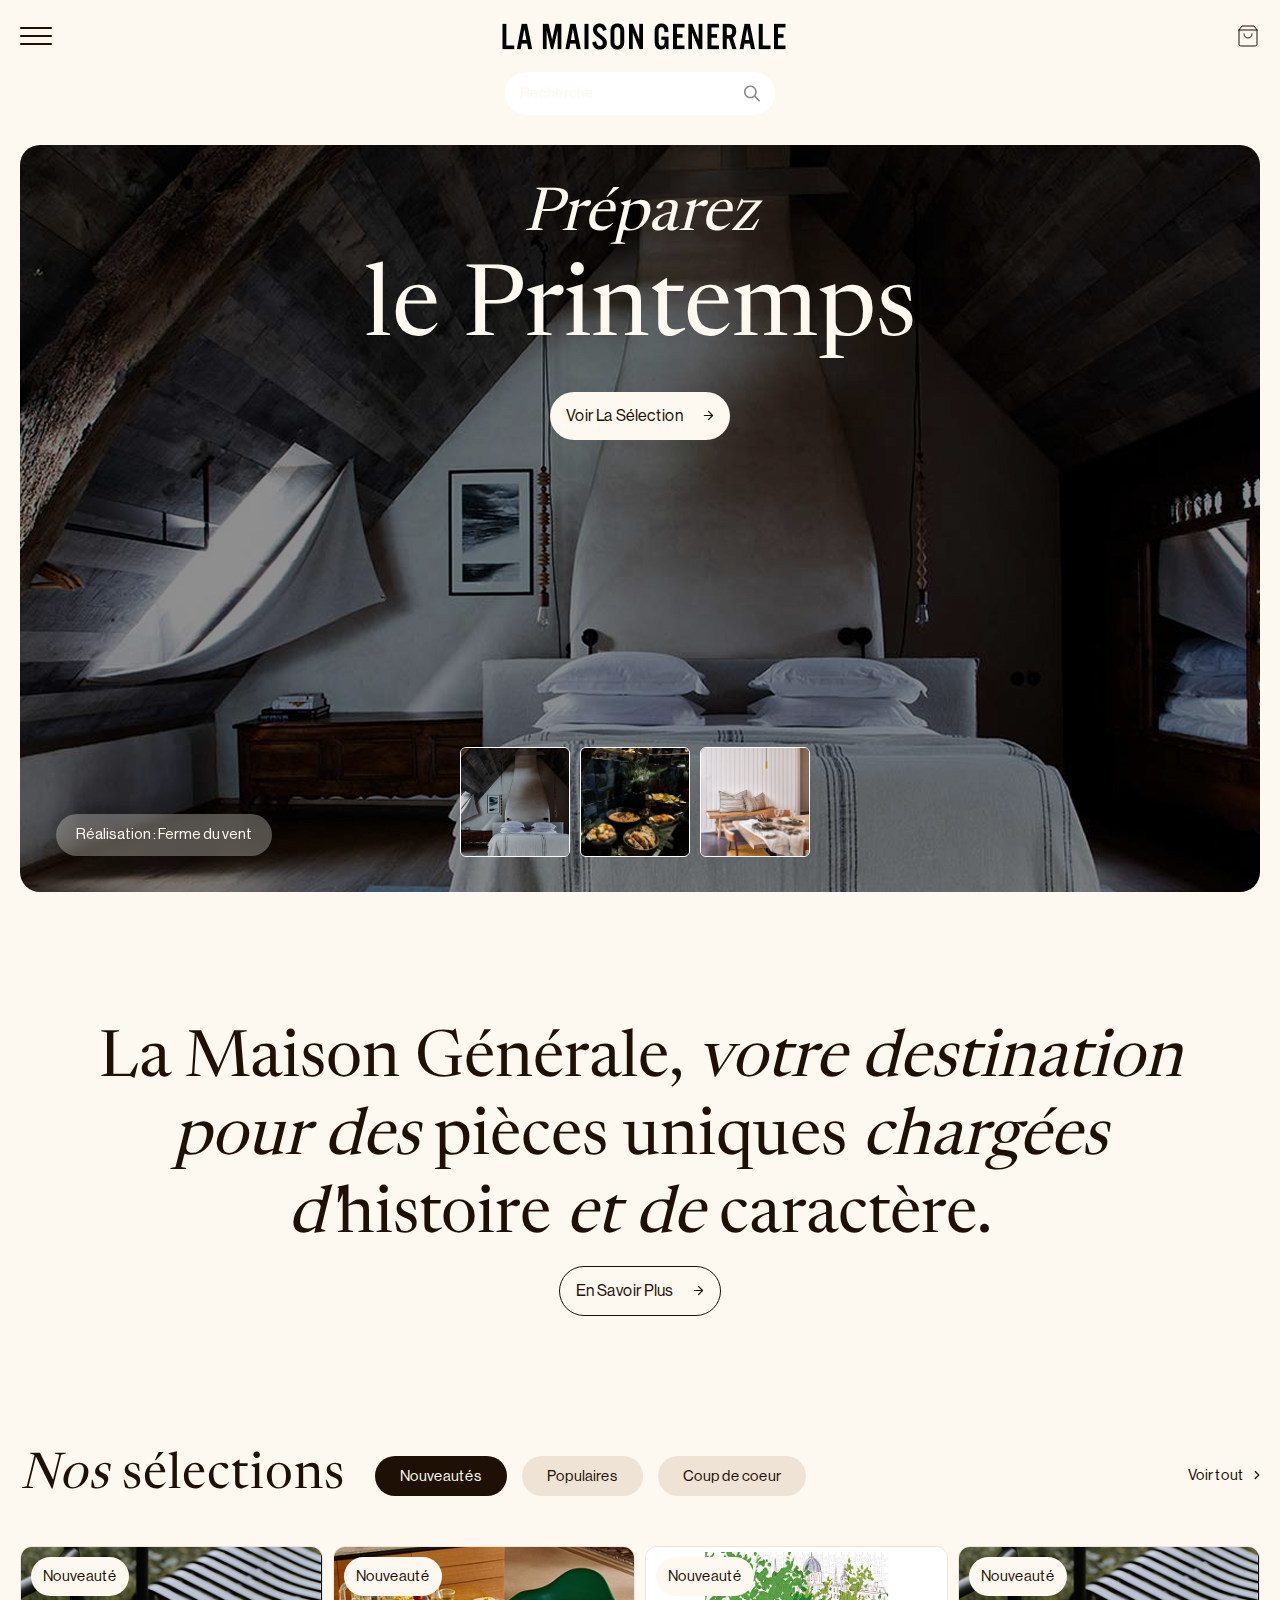
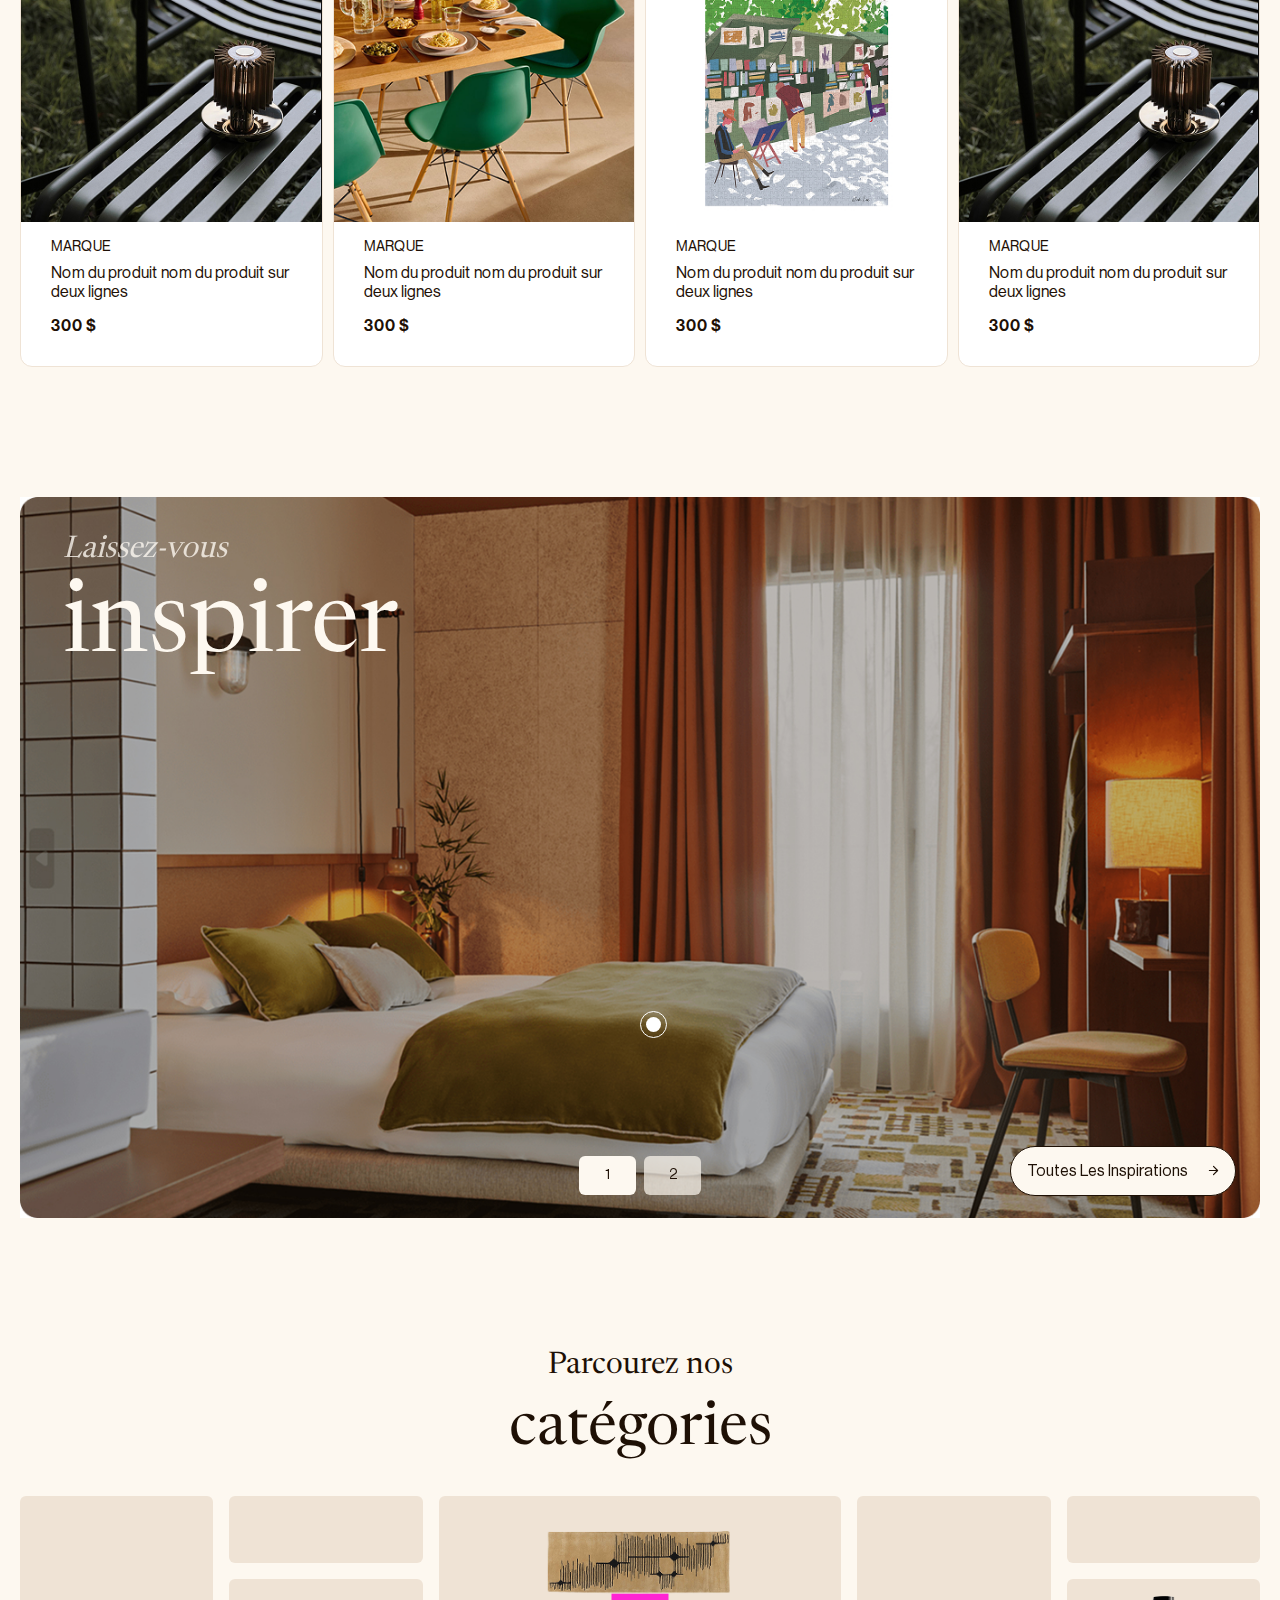
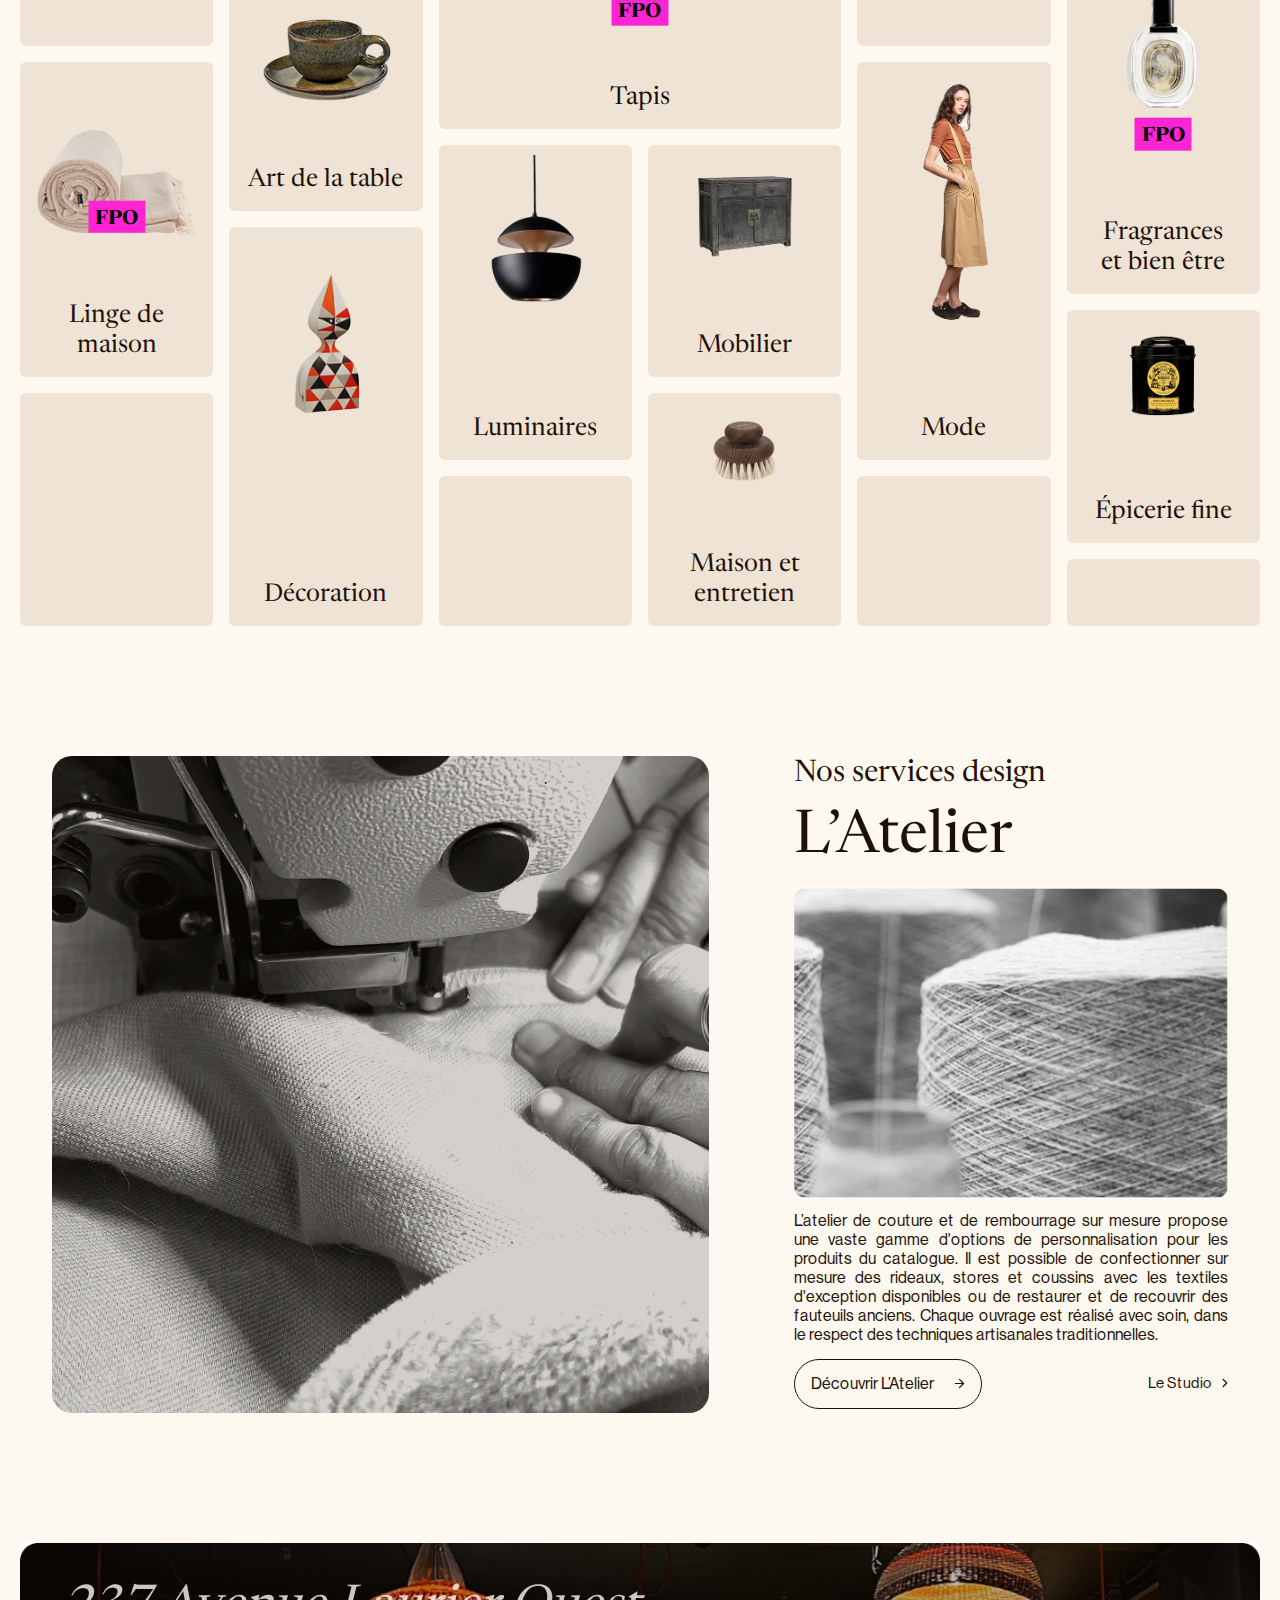
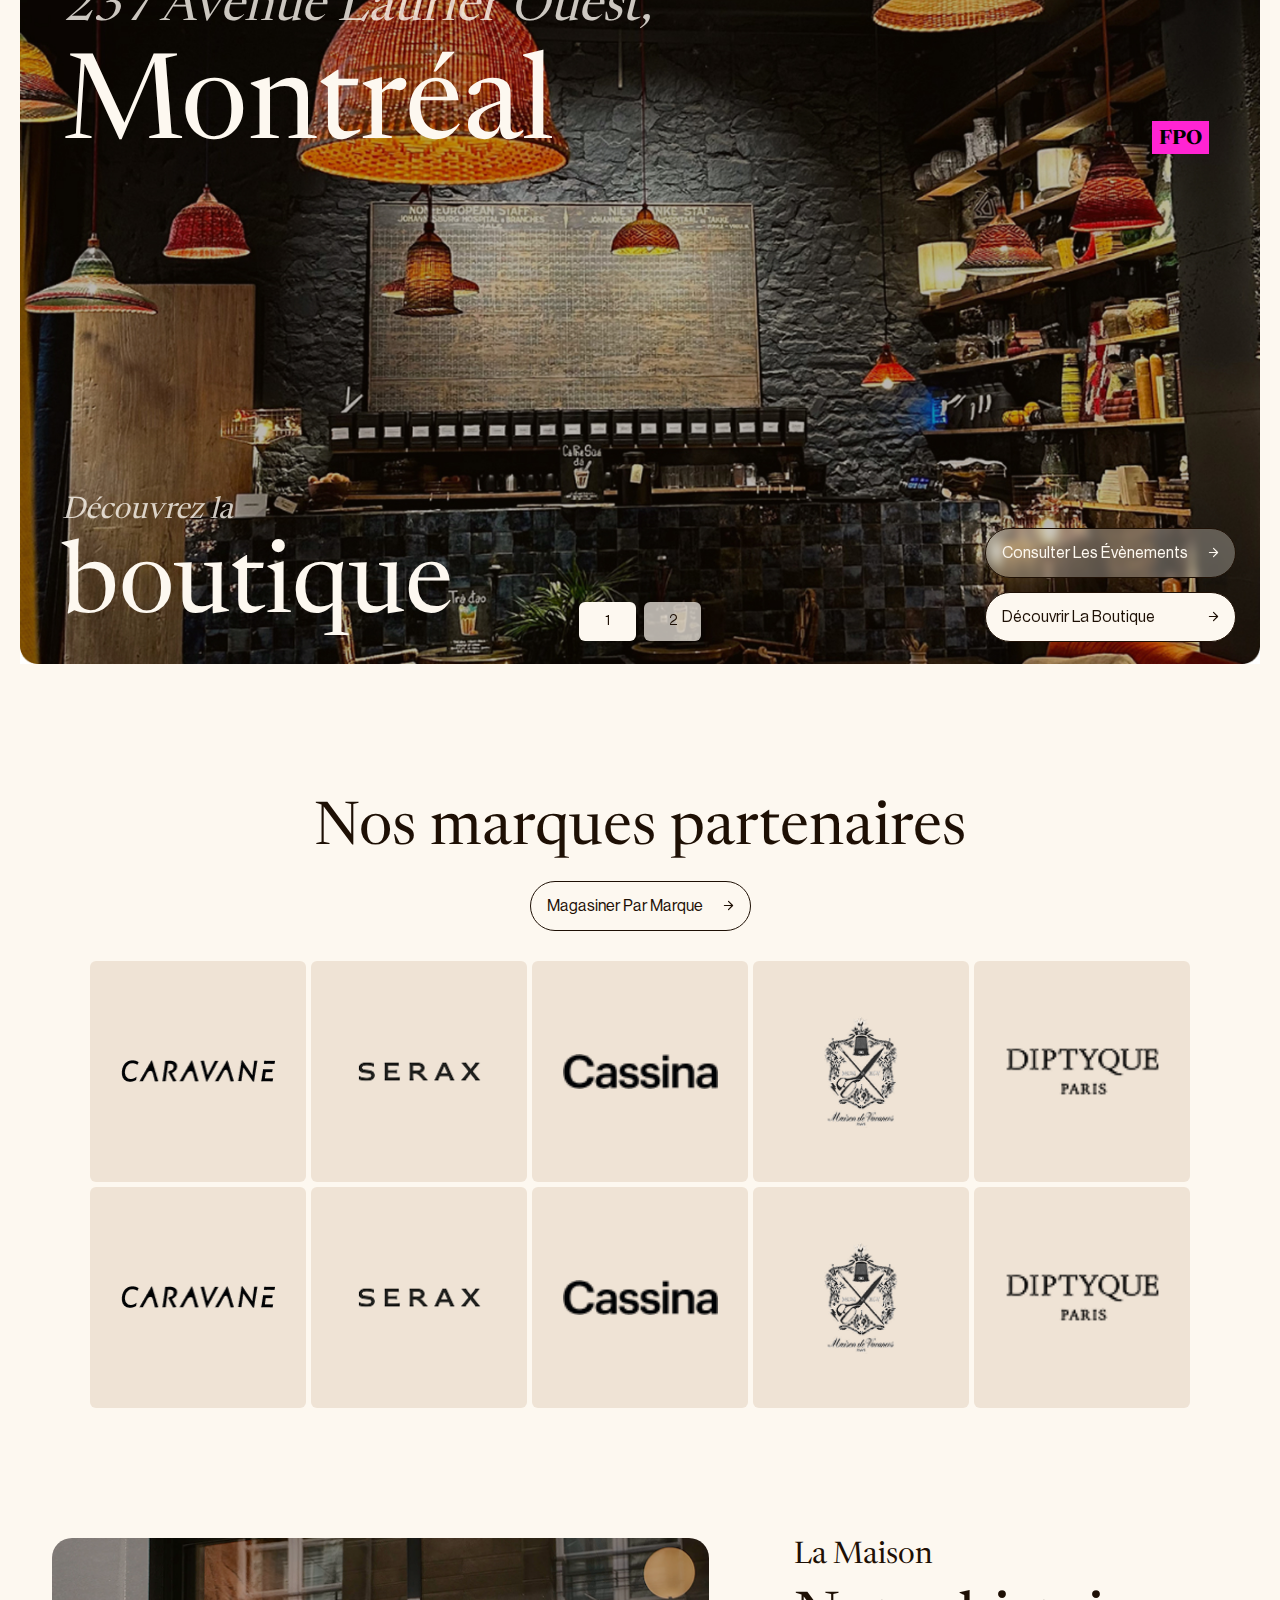
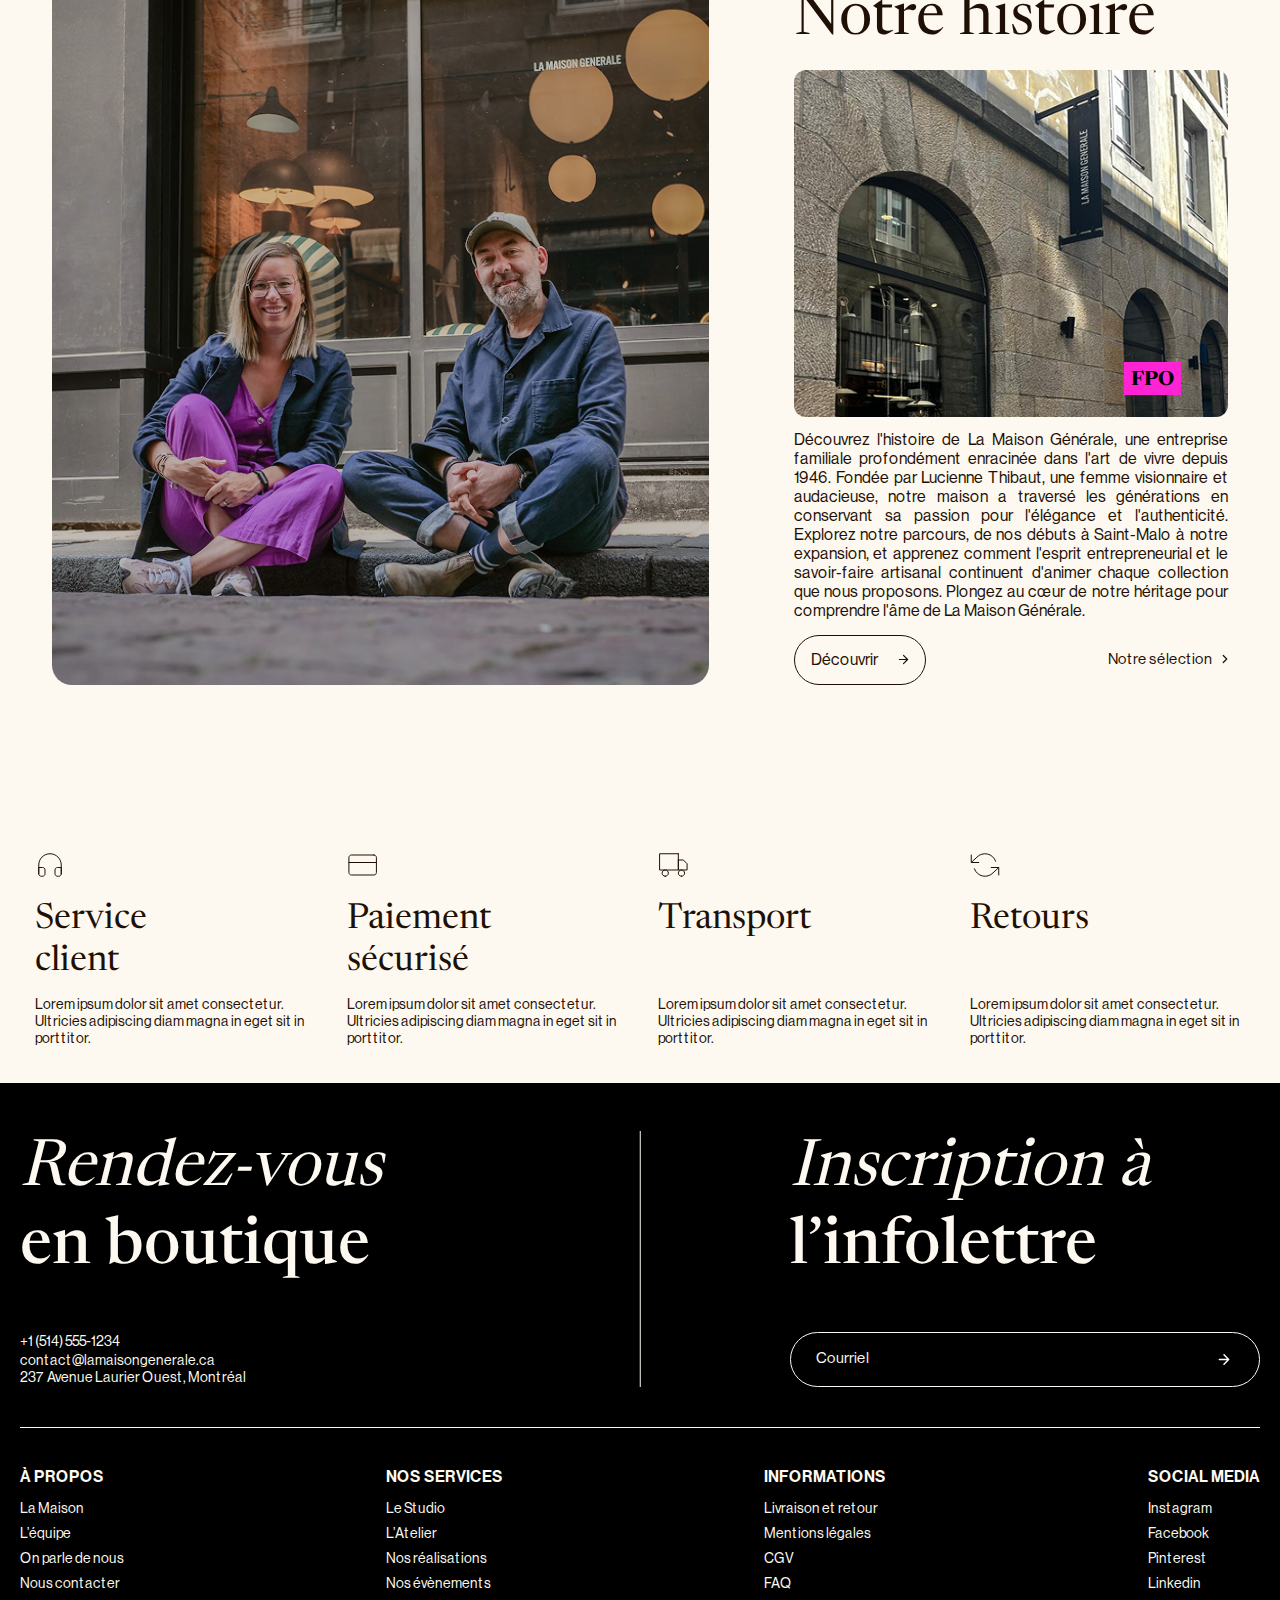
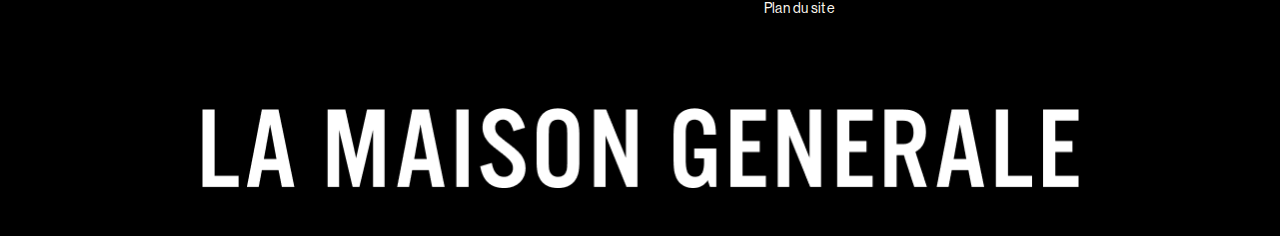
<file: index.html>
<!DOCTYPE html>
<html lang="en">

<head>
	<meta charset="UTF-8">
	<meta name="viewport" content="width=device-width, initial-scale=1.0">
	<title>Home</title>
	<!-- link css start -->
	<link rel="stylesheet" href="./assets/css/swiper-bundle.min.css">
	<link rel="stylesheet" href="./assets/css/icon-item.css">
	<link rel="stylesheet" href="./assets/css/brand.css">
	<link rel="stylesheet" href="./assets/css/img-text-section.css">
	<link rel="stylesheet" href="./assets/css/categories.css">
	<link rel="stylesheet" href="./assets/css/showcase-banner.css">
	<link rel="stylesheet" href="./assets/css/card.css">
	<link rel="stylesheet" href="./assets/css/collection-tab.css">
	<link rel="stylesheet" href="./assets/css/text-section.css">
	<link rel="stylesheet" href="./assets/css/home-banner.css">
	<link rel="stylesheet" href="./assets/css/main.css">
	<!-- link css end -->
</head>

<body>
	<header>
		<!-- navbar section start -->
		<nav class="navbar">
			<div class="container">
				<div class="navbar-wrapper">
					<div class="navbar-inner-top">
						<div class="navbar-top">
							<div class="mobile-menu-btn">
								<div class="ham-menu">
									<span></span>
									<span></span>
									<span></span>
								</div>
							</div>
							<div class="navbar-search-bar navbar-search-bar-desktop">
								<input type="text" placeholder="Recherche">
								<span class="search-icon">
									<svg width="16" height="17" viewBox="0 0 16 17" fill="none" xmlns="http://www.w3.org/2000/svg">
										<path
											d="M1.59998 6.89967C1.59998 4.25261 3.75276 2.09992 6.39994 2.09992C9.04711 2.09992 11.1999 4.25261 11.1999 6.89967C11.1999 9.54673 9.04711 11.6994 6.39994 11.6994C3.75276 11.6994 1.59998 9.54673 1.59998 6.89967ZM15.7654 15.1336L11.4495 10.8171C12.3245 9.69875 12.7999 8.31964 12.7999 6.89967C12.7999 3.37105 9.9287 0.5 6.39994 0.5C2.87117 0.5 0 3.37105 0 6.89967C0 10.4283 2.87117 13.2993 6.39994 13.2993C7.81988 13.2989 9.19889 12.8236 10.3175 11.949L14.6343 16.2648C14.7084 16.3393 14.7965 16.3985 14.8936 16.4389C14.9906 16.4792 15.0947 16.5 15.1998 16.5C15.305 16.5 15.4091 16.4792 15.5061 16.4389C15.6032 16.3985 15.6913 16.3393 15.7654 16.2648C15.8398 16.1906 15.8988 16.1024 15.939 16.0054C15.9793 15.9083 16 15.8043 16 15.6992C16 15.5942 15.9793 15.4901 15.939 15.3931C15.8988 15.296 15.8398 15.2079 15.7654 15.1336Z"
											fill="white" />
										<path
											d="M1.59998 6.89967C1.59998 4.25261 3.75276 2.09992 6.39994 2.09992C9.04711 2.09992 11.1999 4.25261 11.1999 6.89967C11.1999 9.54673 9.04711 11.6994 6.39994 11.6994C3.75276 11.6994 1.59998 9.54673 1.59998 6.89967ZM15.7654 15.1336L11.4495 10.8171C12.3245 9.69875 12.7999 8.31964 12.7999 6.89967C12.7999 3.37105 9.9287 0.5 6.39994 0.5C2.87117 0.5 0 3.37105 0 6.89967C0 10.4283 2.87117 13.2993 6.39994 13.2993C7.81988 13.2989 9.19889 12.8236 10.3175 11.949L14.6343 16.2648C14.7084 16.3393 14.7965 16.3985 14.8936 16.4389C14.9906 16.4792 15.0947 16.5 15.1998 16.5C15.305 16.5 15.4091 16.4792 15.5061 16.4389C15.6032 16.3985 15.6913 16.3393 15.7654 16.2648C15.8398 16.1906 15.8988 16.1024 15.939 16.0054C15.9793 15.9083 16 15.8043 16 15.6992C16 15.5942 15.9793 15.4901 15.939 15.3931C15.8988 15.296 15.8398 15.2079 15.7654 15.1336Z"
											fill="#1E1005" fill-opacity="0.5" />
									</svg>
								</span>
							</div>
							<div class="navbar-brand">
								<a href="index.html" class="navbar-logo">
									<img src="./assets/images/brand-logo.png" alt="brand-logo.png">
								</a>
							</div>
							<div class="nav-icons desktop-nav-icons">
								<ul>
									<li>
										<a href="#">
											<svg width="16" height="17" viewBox="0 0 16 17" fill="none" xmlns="http://www.w3.org/2000/svg">
												<path
													d="M12.6663 9.83333C13.6597 8.86 14.6663 7.69333 14.6663 6.16667C14.6663 5.19421 14.28 4.26158 13.5924 3.57394C12.9048 2.88631 11.9721 2.5 10.9997 2.5C9.82634 2.5 8.99967 2.83333 7.99967 3.83333C6.99967 2.83333 6.17301 2.5 4.99967 2.5C4.02721 2.5 3.09458 2.88631 2.40695 3.57394C1.71932 4.26158 1.33301 5.19421 1.33301 6.16667C1.33301 7.7 2.33301 8.86667 3.33301 9.83333L7.99967 14.5L12.6663 9.83333Z"
													stroke="#1E1005" stroke-linecap="round" stroke-linejoin="round" />
											</svg>
										</a>
									</li>
									<li>
										<a href="#">
											<svg width="16" height="15" viewBox="0 0 16 15" fill="none" xmlns="http://www.w3.org/2000/svg">
												<path
													d="M4.66634 13.2747V12.1667C4.66634 11.8131 4.80682 11.4739 5.05687 11.2239C5.30691 10.9739 5.64605 10.8334 5.99967 10.8334H9.99967C10.3533 10.8334 10.6924 10.9739 10.9425 11.2239C11.1925 11.4739 11.333 11.8131 11.333 12.1667V13.2747M14.6663 7.50004C14.6663 11.1819 11.6816 14.1667 7.99967 14.1667C4.31778 14.1667 1.33301 11.1819 1.33301 7.50004C1.33301 3.81814 4.31778 0.833374 7.99967 0.833374C11.6816 0.833374 14.6663 3.81814 14.6663 7.50004ZM9.99967 6.16671C9.99967 7.27128 9.10424 8.16671 7.99967 8.16671C6.89511 8.16671 5.99967 7.27128 5.99967 6.16671C5.99967 5.06214 6.89511 4.16671 7.99967 4.16671C9.10424 4.16671 9.99967 5.06214 9.99967 6.16671Z"
													stroke="#1E1005" stroke-linecap="round" stroke-linejoin="round" />
											</svg>
										</a>
									</li>
									<li>
										<span class="cart-sidebar-open-btn">
											<svg width="16" height="17" viewBox="0 0 16 17" fill="none" xmlns="http://www.w3.org/2000/svg">
												<path
													d="M2 4.50004L4 1.83337H12L14 4.50004M2 4.50004V13.8334C2 14.187 2.14048 14.5261 2.39052 14.7762C2.64057 15.0262 2.97971 15.1667 3.33333 15.1667H12.6667C13.0203 15.1667 13.3594 15.0262 13.6095 14.7762C13.8595 14.5261 14 14.187 14 13.8334V4.50004M2 4.50004H14M10.6667 7.16671C10.6667 7.87395 10.3857 8.55223 9.88562 9.05233C9.38552 9.55242 8.70724 9.83337 8 9.83337C7.29276 9.83337 6.61448 9.55242 6.11438 9.05233C5.61428 8.55223 5.33333 7.87395 5.33333 7.16671"
													stroke="#1E1005" stroke-linecap="round" stroke-linejoin="round" />
											</svg>
										</span>
									</li>
									<li>
										<span class="select-language">
											<select name="" id="">
												<option value="en">EN</option>
												<option value="ban">BAN</option>
											</select>
										</span>
									</li>
								</ul>
							</div>
							<div class="nav-icons mobile-nav-icons">
								<ul>
									<li>
										<span class="cart-sidebar-open-btn">
											<svg width="24" height="24" viewBox="0 0 24 24" fill="none" xmlns="http://www.w3.org/2000/svg">
												<path
													d="M3 6L6 2H18L21 6M3 6V20C3 20.5304 3.21071 21.0391 3.58579 21.4142C3.96086 21.7893 4.46957 22 5 22H19C19.5304 22 20.0391 21.7893 20.4142 21.4142C20.7893 21.0391 21 20.5304 21 20V6M3 6H21M16 10C16 11.0609 15.5786 12.0783 14.8284 12.8284C14.0783 13.5786 13.0609 14 12 14C10.9391 14 9.92172 13.5786 9.17157 12.8284C8.42143 12.0783 8 11.0609 8 10"
													stroke="#1E1005" stroke-linecap="round" stroke-linejoin="round" />
											</svg>
										</span>
									</li>
								</ul>
							</div>
						</div>
						<div class="navbar-search-bar navbar-search-bar-mobile">
							<input type="text" placeholder="Recherche">
							<span class="search-icon">
								<svg width="16" height="17" viewBox="0 0 16 17" fill="none" xmlns="http://www.w3.org/2000/svg">
									<path
										d="M1.59998 6.89967C1.59998 4.25261 3.75276 2.09992 6.39994 2.09992C9.04711 2.09992 11.1999 4.25261 11.1999 6.89967C11.1999 9.54673 9.04711 11.6994 6.39994 11.6994C3.75276 11.6994 1.59998 9.54673 1.59998 6.89967ZM15.7654 15.1336L11.4495 10.8171C12.3245 9.69875 12.7999 8.31964 12.7999 6.89967C12.7999 3.37105 9.9287 0.5 6.39994 0.5C2.87117 0.5 0 3.37105 0 6.89967C0 10.4283 2.87117 13.2993 6.39994 13.2993C7.81988 13.2989 9.19889 12.8236 10.3175 11.949L14.6343 16.2648C14.7084 16.3393 14.7965 16.3985 14.8936 16.4389C14.9906 16.4792 15.0947 16.5 15.1998 16.5C15.305 16.5 15.4091 16.4792 15.5061 16.4389C15.6032 16.3985 15.6913 16.3393 15.7654 16.2648C15.8398 16.1906 15.8988 16.1024 15.939 16.0054C15.9793 15.9083 16 15.8043 16 15.6992C16 15.5942 15.9793 15.4901 15.939 15.3931C15.8988 15.296 15.8398 15.2079 15.7654 15.1336Z"
										fill="white" />
									<path
										d="M1.59998 6.89967C1.59998 4.25261 3.75276 2.09992 6.39994 2.09992C9.04711 2.09992 11.1999 4.25261 11.1999 6.89967C11.1999 9.54673 9.04711 11.6994 6.39994 11.6994C3.75276 11.6994 1.59998 9.54673 1.59998 6.89967ZM15.7654 15.1336L11.4495 10.8171C12.3245 9.69875 12.7999 8.31964 12.7999 6.89967C12.7999 3.37105 9.9287 0.5 6.39994 0.5C2.87117 0.5 0 3.37105 0 6.89967C0 10.4283 2.87117 13.2993 6.39994 13.2993C7.81988 13.2989 9.19889 12.8236 10.3175 11.949L14.6343 16.2648C14.7084 16.3393 14.7965 16.3985 14.8936 16.4389C14.9906 16.4792 15.0947 16.5 15.1998 16.5C15.305 16.5 15.4091 16.4792 15.5061 16.4389C15.6032 16.3985 15.6913 16.3393 15.7654 16.2648C15.8398 16.1906 15.8988 16.1024 15.939 16.0054C15.9793 15.9083 16 15.8043 16 15.6992C16 15.5942 15.9793 15.4901 15.939 15.3931C15.8988 15.296 15.8398 15.2079 15.7654 15.1336Z"
										fill="#1E1005" fill-opacity="0.5" />
								</svg>
							</span>
						</div>
					</div>
					<div class="navbar-inner-bottom">
						<span class="mobile-menu-close-window-btn"></span>
						<div class="nav-link-wrapper">
							<div class="mobile-side-bar-top">
								<a href="index.html" class="navbar-logo">
									<img src="./assets/images/brand-logo.png" alt="brand-logo.png">
								</a>
								<div class="mobile-menu-btn">
									<div class="ham-menu">
										<span></span>
										<span></span>
										<span></span>
									</div>
								</div>
							</div>
							<div class="navbar-center">
								<div class="nav-links">
									<h6 class="nav-link-title">En ce moment</h6>
									<ul>
										<li>
											<a href="#!">Nos services</a>
										</li>
										<li>
											<a href="#!">Nos réalisations</a>
										</li>
										<li>
											<a href="#!">Boutiques</a>
										</li>
										<li>
											<a href="#!">Évènements</a>
										</li>
										<li>
											<a href="#!">La Maison</a>
										</li>
									</ul>
								</div>
							</div>
							<div class="navbar-bottom">
								<div class="nav-links">
									<h6 class="nav-link-title">Nos catégories</h6>
									<ul>
										<li>
											<a href="#!">Linge de maison <span class="mobile-nav-link-icon"><svg width="6" height="10"
														viewBox="0 0 6 10" fill="none" xmlns="http://www.w3.org/2000/svg">
														<path d="M1.25 8.5L4.75 5L1.25 1.5" stroke="#1E1005" stroke-width="1.2"
															stroke-linecap="round" stroke-linejoin="round" />
													</svg>
												</span></a>
										</li>
										<li>
											<a href="#!">Art de la table<span class="mobile-nav-link-icon"><svg width="6" height="10"
														viewBox="0 0 6 10" fill="none" xmlns="http://www.w3.org/2000/svg">
														<path d="M1.25 8.5L4.75 5L1.25 1.5" stroke="#1E1005" stroke-width="1.2"
															stroke-linecap="round" stroke-linejoin="round" />
													</svg>
												</span></a>
										</li>
										<li>
											<a href="#!">Tapis<span class="mobile-nav-link-icon"><svg width="6" height="10" viewBox="0 0 6 10"
														fill="none" xmlns="http://www.w3.org/2000/svg">
														<path d="M1.25 8.5L4.75 5L1.25 1.5" stroke="#1E1005" stroke-width="1.2"
															stroke-linecap="round" stroke-linejoin="round" />
													</svg>
												</span></a>
										</li>
										<li>
											<a href="#!">Fragrance et bien être<span class="mobile-nav-link-icon"><svg width="6" height="10"
														viewBox="0 0 6 10" fill="none" xmlns="http://www.w3.org/2000/svg">
														<path d="M1.25 8.5L4.75 5L1.25 1.5" stroke="#1E1005" stroke-width="1.2"
															stroke-linecap="round" stroke-linejoin="round" />
													</svg>
												</span></a>
										</li>
										<li>
											<a href="#!">Décoration<span class="mobile-nav-link-icon"><svg width="6" height="10"
														viewBox="0 0 6 10" fill="none" xmlns="http://www.w3.org/2000/svg">
														<path d="M1.25 8.5L4.75 5L1.25 1.5" stroke="#1E1005" stroke-width="1.2"
															stroke-linecap="round" stroke-linejoin="round" />
													</svg>
												</span></a>
										</li>
										<li>
											<a href="#!">Luminaire<span class="mobile-nav-link-icon"><svg width="6" height="10"
														viewBox="0 0 6 10" fill="none" xmlns="http://www.w3.org/2000/svg">
														<path d="M1.25 8.5L4.75 5L1.25 1.5" stroke="#1E1005" stroke-width="1.2"
															stroke-linecap="round" stroke-linejoin="round" />
													</svg>
												</span></a>
										</li>
										<li>
											<a href="#!">Mobilier<span class="mobile-nav-link-icon"><svg width="6" height="10"
														viewBox="0 0 6 10" fill="none" xmlns="http://www.w3.org/2000/svg">
														<path d="M1.25 8.5L4.75 5L1.25 1.5" stroke="#1E1005" stroke-width="1.2"
															stroke-linecap="round" stroke-linejoin="round" />
													</svg>
												</span></a>
										</li>
										<li>
											<a href="#!">Maison et entretien<span class="mobile-nav-link-icon"><svg width="6" height="10"
														viewBox="0 0 6 10" fill="none" xmlns="http://www.w3.org/2000/svg">
														<path d="M1.25 8.5L4.75 5L1.25 1.5" stroke="#1E1005" stroke-width="1.2"
															stroke-linecap="round" stroke-linejoin="round" />
													</svg>
												</span></a>
										</li>
										<li>
											<a href="#!">Mode<span class="mobile-nav-link-icon"><svg width="6" height="10" viewBox="0 0 6 10"
														fill="none" xmlns="http://www.w3.org/2000/svg">
														<path d="M1.25 8.5L4.75 5L1.25 1.5" stroke="#1E1005" stroke-width="1.2"
															stroke-linecap="round" stroke-linejoin="round" />
													</svg>
												</span></a>
										</li>
										<li>
											<a href="#!">Épicerie fine<span class="mobile-nav-link-icon"><svg width="6" height="10"
														viewBox="0 0 6 10" fill="none" xmlns="http://www.w3.org/2000/svg">
														<path d="M1.25 8.5L4.75 5L1.25 1.5" stroke="#1E1005" stroke-width="1.2"
															stroke-linecap="round" stroke-linejoin="round" />
													</svg>
												</span></a>
										</li>
										<li>
											<a href="#!">Marques<span class="mobile-nav-link-icon"><svg width="6" height="10"
														viewBox="0 0 6 10" fill="none" xmlns="http://www.w3.org/2000/svg">
														<path d="M1.25 8.5L4.75 5L1.25 1.5" stroke="#1E1005" stroke-width="1.2"
															stroke-linecap="round" stroke-linejoin="round" />
													</svg>
												</span></a>
										</li>
										<li>
											<a href="#!">Nouveautés<span class="mobile-nav-link-icon"><svg width="6" height="10"
														viewBox="0 0 6 10" fill="none" xmlns="http://www.w3.org/2000/svg">
														<path d="M1.25 8.5L4.75 5L1.25 1.5" stroke="#1E1005" stroke-width="1.2"
															stroke-linecap="round" stroke-linejoin="round" />
													</svg>
												</span></a>
										</li>
										<li>
											<a href="#!">Populaires<span class="mobile-nav-link-icon"><svg width="6" height="10"
														viewBox="0 0 6 10" fill="none" xmlns="http://www.w3.org/2000/svg">
														<path d="M1.25 8.5L4.75 5L1.25 1.5" stroke="#1E1005" stroke-width="1.2"
															stroke-linecap="round" stroke-linejoin="round" />
													</svg>
												</span></a>
										</li>
									</ul>
								</div>
							</div>
							<div class="nav-icons sidebar-nav-icons">
								<ul>
									<li>
										<a href="#">
											<svg width="16" height="17" viewBox="0 0 16 17" fill="none" xmlns="http://www.w3.org/2000/svg">
												<path
													d="M12.6663 9.83333C13.6597 8.86 14.6663 7.69333 14.6663 6.16667C14.6663 5.19421 14.28 4.26158 13.5924 3.57394C12.9048 2.88631 11.9721 2.5 10.9997 2.5C9.82634 2.5 8.99967 2.83333 7.99967 3.83333C6.99967 2.83333 6.17301 2.5 4.99967 2.5C4.02721 2.5 3.09458 2.88631 2.40695 3.57394C1.71932 4.26158 1.33301 5.19421 1.33301 6.16667C1.33301 7.7 2.33301 8.86667 3.33301 9.83333L7.99967 14.5L12.6663 9.83333Z"
													stroke="#1E1005" stroke-linecap="round" stroke-linejoin="round" />
											</svg>
										</a>
									</li>
									<li>
										<a href="#">
											<svg width="16" height="15" viewBox="0 0 16 15" fill="none" xmlns="http://www.w3.org/2000/svg">
												<path
													d="M4.66634 13.2747V12.1667C4.66634 11.8131 4.80682 11.4739 5.05687 11.2239C5.30691 10.9739 5.64605 10.8334 5.99967 10.8334H9.99967C10.3533 10.8334 10.6924 10.9739 10.9425 11.2239C11.1925 11.4739 11.333 11.8131 11.333 12.1667V13.2747M14.6663 7.50004C14.6663 11.1819 11.6816 14.1667 7.99967 14.1667C4.31778 14.1667 1.33301 11.1819 1.33301 7.50004C1.33301 3.81814 4.31778 0.833374 7.99967 0.833374C11.6816 0.833374 14.6663 3.81814 14.6663 7.50004ZM9.99967 6.16671C9.99967 7.27128 9.10424 8.16671 7.99967 8.16671C6.89511 8.16671 5.99967 7.27128 5.99967 6.16671C5.99967 5.06214 6.89511 4.16671 7.99967 4.16671C9.10424 4.16671 9.99967 5.06214 9.99967 6.16671Z"
													stroke="#1E1005" stroke-linecap="round" stroke-linejoin="round" />
											</svg>
										</a>
									</li>
									<li>
										<span class="cart-sidebar-open-btn">
											<svg width="16" height="17" viewBox="0 0 16 17" fill="none" xmlns="http://www.w3.org/2000/svg">
												<path
													d="M2 4.50004L4 1.83337H12L14 4.50004M2 4.50004V13.8334C2 14.187 2.14048 14.5261 2.39052 14.7762C2.64057 15.0262 2.97971 15.1667 3.33333 15.1667H12.6667C13.0203 15.1667 13.3594 15.0262 13.6095 14.7762C13.8595 14.5261 14 14.187 14 13.8334V4.50004M2 4.50004H14M10.6667 7.16671C10.6667 7.87395 10.3857 8.55223 9.88562 9.05233C9.38552 9.55242 8.70724 9.83337 8 9.83337C7.29276 9.83337 6.61448 9.55242 6.11438 9.05233C5.61428 8.55223 5.33333 7.87395 5.33333 7.16671"
													stroke="#1E1005" stroke-linecap="round" stroke-linejoin="round" />
											</svg>
										</span>
									</li>
									<li>
										<span class="select-language">
											<select name="" id="">
												<option value="en">EN</option>
												<option value="ban">BAN</option>
											</select>
										</span>
									</li>
								</ul>
							</div>
						</div>
					</div>
				</div>
			</div>
		</nav>
		<!-- navbar section end -->
	</header>

	<main>
		<!-- banner section start -->
		<section class="home-banner-section">
			<div class="container">
				<div class="home-banner-slider-wrapper">
					<div class="swiper home-banner-slider">
						<div class="swiper-wrapper">
							<div class="swiper-slide">
								<div class="home-banner-slider-item">
									<img src="./assets/images/home-banner-slider-img (1).jpg" alt="home-banner-slider-img (1).jpg">
									<div class="home-banner-slider-overlay">
										<div class="home-banner-slider-content">
											<h2 class="home-banner-sub-title">Préparez</h2>
											<h1 class="home-banner-title">le Printemps</h1>
											<div class="home-banner-btn">
												<a href="#" class="btn primary-btn">Voir la sélection <span></span>
													<div>
														<svg width="11" height="11" viewBox="0 0 11 11" fill="none"
															xmlns="http://www.w3.org/2000/svg">
															<path
																d="M1.41699 5.49996H9.58366M9.58366 5.49996L5.50033 1.41663M9.58366 5.49996L5.50033 9.58329"
																stroke="#1E1005" stroke-width="1.2" stroke-linecap="round" stroke-linejoin="round" />
														</svg>
													</div>
												</a>
											</div>
											<span class="home-banner-badge">
												Réalisation : Ferme du vent
											</span>
										</div>
									</div>
								</div>
							</div>
							<div class="swiper-slide">
								<div class="home-banner-slider-item">
									<img src="./assets/images/home-banner-slider-img (2).jpg" alt="home-banner-slider-img (2).jpg">
									<div class="home-banner-slider-overlay">
										<div class="home-banner-slider-content">
											<h2 class="home-banner-sub-title">Préparez</h2>
											<h1 class="home-banner-title">le Printemps</h1>
											<div class="home-banner-btn">
												<a href="#" class="btn primary-btn">Voir la sélection <span></span>
													<div>
														<svg width="11" height="11" viewBox="0 0 11 11" fill="none"
															xmlns="http://www.w3.org/2000/svg">
															<path
																d="M1.41699 5.49996H9.58366M9.58366 5.49996L5.50033 1.41663M9.58366 5.49996L5.50033 9.58329"
																stroke="#1E1005" stroke-width="1.2" stroke-linecap="round" stroke-linejoin="round" />
														</svg>
													</div>
												</a>
											</div>
											<span class="home-banner-badge">
												Réalisation : Ferme du vent
											</span>
										</div>
									</div>
								</div>
							</div>
							<div class="swiper-slide">
								<div class="home-banner-slider-item">
									<img src="./assets/images/home-banner-slider-img (3).jpg" alt="home-banner-slider-img (3).jpg">
									<div class="home-banner-slider-overlay">
										<div class="home-banner-slider-content">
											<h2 class="home-banner-sub-title">Préparez</h2>
											<h1 class="home-banner-title">le Printemps</h1>
											<div class="home-banner-btn">
												<a href="#" class="btn primary-btn">Voir la sélection <span></span>
													<div>
														<svg width="11" height="11" viewBox="0 0 11 11" fill="none"
															xmlns="http://www.w3.org/2000/svg">
															<path
																d="M1.41699 5.49996H9.58366M9.58366 5.49996L5.50033 1.41663M9.58366 5.49996L5.50033 9.58329"
																stroke="#1E1005" stroke-width="1.2" stroke-linecap="round" stroke-linejoin="round" />
														</svg>
													</div>
												</a>
											</div>
											<span class="home-banner-badge">
												Réalisation : Ferme du vent
											</span>
										</div>
									</div>
								</div>
							</div>
						</div>
					</div>
					<div thumbsSlider="" class="swiper home-banner-slider-thumb">
						<div class="swiper-wrapper">
							<div class="swiper-slide">
								<div class="home-banner-slider-thumb-item">
									<img src="./assets/images/home-banner-slider-img (1).jpg" alt="home-banner-slider-img (1).jpg">
								</div>
							</div>
							<div class="swiper-slide">
								<div class="home-banner-slider-thumb-item">
									<img src="./assets/images/home-banner-slider-img (2).jpg" alt="home-banner-slider-img (2).jpg">
								</div>
							</div>
							<div class="swiper-slide">
								<div class="home-banner-slider-thumb-item">
									<img src="./assets/images/home-banner-slider-img (3).jpg" alt="home-banner-slider-img (3).jpg">
								</div>
							</div>
						</div>
					</div>
				</div>
			</div>
		</section>
		<!-- banner section end -->

		<!-- text-section start -->
		<section class="text-section">
			<div class="container">
				<div class="text-section-content-wrapper">
					<h2 class="text-section-text">
						La Maison Générale, <em>votre destination pour des</em> pièces uniques
						<em>chargées d'</em>histoire <em>et de</em> caractère.
					</h2>
					<a href="#" class="btn primary-btn">En savoir plus <span style="top: 281px; left: 129.062px;"></span>
						<div>
							<svg width="11" height="11" viewBox="0 0 11 11" fill="none" xmlns="http://www.w3.org/2000/svg">
								<path d="M1.41699 5.49996H9.58366M9.58366 5.49996L5.50033 1.41663M9.58366 5.49996L5.50033 9.58329"
									stroke="#1E1005" stroke-width="1.2" stroke-linecap="round" stroke-linejoin="round"></path>
							</svg>
						</div>
					</a>
				</div>
			</div>
		</section>
		<!-- text-section end -->

		<!-- collection-tab-section start -->
		<section class="collection-tab-section">
			<div class="container">
				<div class="collection-tab-wrapper">
					<div class="collection-tab-top">
						<div class="collection-tab-btn-with-section-title">
							<h2 class="collection-section-title"><em>Nos</em> sélections</h2>
							<div class="collection-tab-btn">
								<ul>
									<li>
										<a class="collection-tab-link active" href="#tab1">Nouveautés</a>
									</li>
									<li>
										<a class="collection-tab-link" href="#tab2">Populaires</a>
									</li>
									<li>
										<a class="collection-tab-link" href="#tab3">Coup de coeur</a>
									</li>
								</ul>
							</div>
						</div>
						<div class="collection-tab-section-link">
							<a href="#">Voir tout <span><svg width="6" height="10" viewBox="0 0 6 10" fill="none"
										xmlns="http://www.w3.org/2000/svg">
										<path d="M1.25 8.5L4.75 5L1.25 1.5" stroke="#1E1005" stroke-width="1.2" stroke-linecap="round"
											stroke-linejoin="round" />
									</svg>
								</span></a>
						</div>
					</div>
					<div class="tab-content-items">
						<div class="tab-content-item" id="tab1">
							<div class="tab-content-product">
								<div class="product-card card_hover">
									<div class="card-image-wrap">
										<div class="card-img">
											<a class="main-img" href="#">
												<img class="card_img" src="./assets/images/product-img (1).jpg" alt="product-img (1).jpg">
											</a>
											<a class="hover-img" href="#">
												<img class="card_hover_img" src="./assets/images/product-img (2).jpg" alt="product-img (2).jpg">
											</a>
										</div>
										<span class="card-badge">
											Nouveauté
										</span>
									</div>
									<div class="card-content">
										<a href="#" class="card-title2">Marque</a>
										<a href="#" class="card-title">Nom du produit nom du produit
											sur deux lignes</a>
										<div class="card-price-wrap">
											<p class="latest-price">300 $</p>
											<p class="previous-price"></p>
										</div>
									</div>
								</div>
							</div>
							<div class="tab-content-product">
								<div class="product-card card_hover">
									<div class="card-image-wrap">
										<div class="card-img">
											<a class="main-img" href="#">
												<img class="card_img" src="./assets/images/product-img (2).jpg" alt="product-img (2).jpg">
											</a>
											<a class="hover-img" href="#">
												<img class="card_hover_img" src="./assets/images/product-img (3).jpg" alt="product-img (3).jpg">
											</a>
										</div>
										<span class="card-badge">
											Nouveauté
										</span>
									</div>
									<div class="card-content">
										<a href="#" class="card-title2">Marque</a>
										<a href="#" class="card-title">Nom du produit nom du produit
											sur deux lignes</a>
										<div class="card-price-wrap">
											<p class="latest-price">300 $</p>
											<p class="previous-price"></p>
										</div>
									</div>
								</div>
							</div>
							<div class="tab-content-product">
								<div class="product-card card_hover">
									<div class="card-image-wrap">
										<div class="card-img">
											<a class="main-img" href="#">
												<img class="card_img" src="./assets/images/product-img (3).jpg" alt="product-img (3).jpg">
											</a>
											<a class="hover-img" href="#">
												<img class="card_hover_img" src="./assets/images/product-img (4).jpg" alt="product-img (4).jpg">
											</a>
										</div>
										<span class="card-badge">
											Nouveauté
										</span>
									</div>
									<div class="card-content">
										<a href="#" class="card-title2">Marque</a>
										<a href="#" class="card-title">Nom du produit nom du produit
											sur deux lignes</a>
										<div class="card-price-wrap">
											<p class="latest-price">300 $</p>
											<p class="previous-price"></p>
										</div>
									</div>
								</div>
							</div>
							<div class="tab-content-product">
								<div class="product-card card_hover">
									<div class="card-image-wrap">
										<div class="card-img">
											<a class="main-img" href="#">
												<img class="card_img" src="./assets/images/product-img (4).jpg" alt="product-img (4).jpg">
											</a>
											<a class="hover-img" href="#">
												<img class="card_hover_img" src="./assets/images/product-img (1).jpg" alt="product-img (1).jpg">
											</a>
										</div>
										<span class="card-badge">
											Nouveauté
										</span>
									</div>
									<div class="card-content">
										<a href="#" class="card-title2">Marque</a>
										<a href="#" class="card-title">Nom du produit nom du produit
											sur deux lignes</a>
										<div class="card-price-wrap">
											<p class="latest-price">300 $</p>
											<p class="previous-price"></p>
										</div>
									</div>
								</div>
							</div>
						</div>
						<div class="tab-content-item" id="tab2" style="display: none;">
							<div class="tab-content-product">
								<div class="product-card card_hover">
									<div class="card-image-wrap">
										<div class="card-img">
											<a class="main-img" href="#">
												<img class="card_img" src="./assets/images/product-img (1).jpg" alt="product-img (1).jpg">
											</a>
											<a class="hover-img" href="#">
												<img class="card_hover_img" src="./assets/images/product-img (2).jpg" alt="product-img (2).jpg">
											</a>
										</div>
										<span class="card-badge">
											Nouveauté
										</span>
									</div>
									<div class="card-content">
										<a href="#" class="card-title2">Marque</a>
										<a href="#" class="card-title">Nom du produit nom du produit
											sur deux lignes</a>
										<div class="card-price-wrap">
											<p class="latest-price">300 $</p>
											<p class="previous-price"></p>
										</div>
									</div>
								</div>
							</div>
							<div class="tab-content-product">
								<div class="product-card card_hover">
									<div class="card-image-wrap">
										<div class="card-img">
											<a class="main-img" href="#">
												<img class="card_img" src="./assets/images/product-img (2).jpg" alt="product-img (2).jpg">
											</a>
											<a class="hover-img" href="#">
												<img class="card_hover_img" src="./assets/images/product-img (3).jpg" alt="product-img (3).jpg">
											</a>
										</div>
										<span class="card-badge">
											Nouveauté
										</span>
									</div>
									<div class="card-content">
										<a href="#" class="card-title2">Marque</a>
										<a href="#" class="card-title">Nom du produit nom du produit
											sur deux lignes</a>
										<div class="card-price-wrap">
											<p class="latest-price">300 $</p>
											<p class="previous-price"></p>
										</div>
									</div>
								</div>
							</div>
							<div class="tab-content-product">
								<div class="product-card card_hover">
									<div class="card-image-wrap">
										<div class="card-img">
											<a class="main-img" href="#">
												<img class="card_img" src="./assets/images/product-img (3).jpg" alt="product-img (3).jpg">
											</a>
											<a class="hover-img" href="#">
												<img class="card_hover_img" src="./assets/images/product-img (4).jpg" alt="product-img (4).jpg">
											</a>
										</div>
										<span class="card-badge">
											Nouveauté
										</span>
									</div>
									<div class="card-content">
										<a href="#" class="card-title2">Marque</a>
										<a href="#" class="card-title">Nom du produit nom du produit
											sur deux lignes</a>
										<div class="card-price-wrap">
											<p class="latest-price">300 $</p>
											<p class="previous-price"></p>
										</div>
									</div>
								</div>
							</div>
							<div class="tab-content-product">
								<div class="product-card card_hover">
									<div class="card-image-wrap">
										<div class="card-img">
											<a class="main-img" href="#">
												<img class="card_img" src="./assets/images/product-img (4).jpg" alt="product-img (4).jpg">
											</a>
											<a class="hover-img" href="#">
												<img class="card_hover_img" src="./assets/images/product-img (1).jpg" alt="product-img (1).jpg">
											</a>
										</div>
										<span class="card-badge">
											Nouveauté
										</span>
									</div>
									<div class="card-content">
										<a href="#" class="card-title2">Marque</a>
										<a href="#" class="card-title">Nom du produit nom du produit
											sur deux lignes</a>
										<div class="card-price-wrap">
											<p class="latest-price">300 $</p>
											<p class="previous-price"></p>
										</div>
									</div>
								</div>
							</div>
						</div>
						<div class="tab-content-item" id="tab3" style="display: none;">
							<div class="tab-content-product">
								<div class="product-card card_hover">
									<div class="card-image-wrap">
										<div class="card-img">
											<a class="main-img" href="#">
												<img class="card_img" src="./assets/images/product-img (1).jpg" alt="product-img (1).jpg">
											</a>
											<a class="hover-img" href="#">
												<img class="card_hover_img" src="./assets/images/product-img (2).jpg" alt="product-img (2).jpg">
											</a>
										</div>
										<span class="card-badge">
											Nouveauté
										</span>
									</div>
									<div class="card-content">
										<a href="#" class="card-title2">Marque</a>
										<a href="#" class="card-title">Nom du produit nom du produit
											sur deux lignes</a>
										<div class="card-price-wrap">
											<p class="latest-price">300 $</p>
											<p class="previous-price"></p>
										</div>
									</div>
								</div>
							</div>
							<div class="tab-content-product">
								<div class="product-card card_hover">
									<div class="card-image-wrap">
										<div class="card-img">
											<a class="main-img" href="#">
												<img class="card_img" src="./assets/images/product-img (2).jpg" alt="product-img (2).jpg">
											</a>
											<a class="hover-img" href="#">
												<img class="card_hover_img" src="./assets/images/product-img (3).jpg" alt="product-img (3).jpg">
											</a>
										</div>
										<span class="card-badge">
											Nouveauté
										</span>
									</div>
									<div class="card-content">
										<a href="#" class="card-title2">Marque</a>
										<a href="#" class="card-title">Nom du produit nom du produit
											sur deux lignes</a>
										<div class="card-price-wrap">
											<p class="latest-price">300 $</p>
											<p class="previous-price"></p>
										</div>
									</div>
								</div>
							</div>
							<div class="tab-content-product">
								<div class="product-card card_hover">
									<div class="card-image-wrap">
										<div class="card-img">
											<a class="main-img" href="#">
												<img class="card_img" src="./assets/images/product-img (3).jpg" alt="product-img (3).jpg">
											</a>
											<a class="hover-img" href="#">
												<img class="card_hover_img" src="./assets/images/product-img (4).jpg" alt="product-img (4).jpg">
											</a>
										</div>
										<span class="card-badge">
											Nouveauté
										</span>
									</div>
									<div class="card-content">
										<a href="#" class="card-title2">Marque</a>
										<a href="#" class="card-title">Nom du produit nom du produit
											sur deux lignes</a>
										<div class="card-price-wrap">
											<p class="latest-price">300 $</p>
											<p class="previous-price"></p>
										</div>
									</div>
								</div>
							</div>
							<div class="tab-content-product">
								<div class="product-card card_hover">
									<div class="card-image-wrap">
										<div class="card-img">
											<a class="main-img" href="#">
												<img class="card_img" src="./assets/images/product-img (4).jpg" alt="product-img (4).jpg">
											</a>
											<a class="hover-img" href="#">
												<img class="card_hover_img" src="./assets/images/product-img (1).jpg" alt="product-img (1).jpg">
											</a>
										</div>
										<span class="card-badge">
											Nouveauté
										</span>
									</div>
									<div class="card-content">
										<a href="#" class="card-title2">Marque</a>
										<a href="#" class="card-title">Nom du produit nom du produit
											sur deux lignes</a>
										<div class="card-price-wrap">
											<p class="latest-price">300 $</p>
											<p class="previous-price"></p>
										</div>
									</div>
								</div>
							</div>
						</div>
						<div class="collection-tab-section-link mobile-collection-tab-section-link">
							<a href="#">Voir tout <span><svg width="6" height="10" viewBox="0 0 6 10" fill="none"
										xmlns="http://www.w3.org/2000/svg">
										<path d="M1.25 8.5L4.75 5L1.25 1.5" stroke="#1E1005" stroke-width="1.2" stroke-linecap="round"
											stroke-linejoin="round" />
									</svg>
								</span></a>
						</div>
					</div>
				</div>
			</div>
		</section>
		<!-- collection-tab-section end -->

		<!-- showcase-banner section start -->
		<section class="showcase-banner-section">
			<div class="container">
				<div class="showcase-banner-slider-wrapper">
					<div class="showcase-banner-top-left-content mobile-showcase-banner-top-left-content">
						<h6 class="showcase-banner-sub-title">Laissez-vous</h6>
						<h2 class="showcase-banner-title">inspirer</h2>
					</div>
					<div class="swiper showcase-banner-slider">
						<div class="swiper-wrapper">
							<div class="swiper-slide">
								<div class="showcase-banner-item-wrap">
									<div class="showcase-banner-top-left-content">
										<h6 class="showcase-banner-sub-title">Laissez-vous</h6>
										<h2 class="showcase-banner-title">inspirer</h2>
									</div>
									<div class="showcase-banner-item">
										<img src="./assets/images/showcase-banner-img1.jpg" alt="showcase-banner-img1.jpg">
									</div>
									<div class="showcase-banner-bottom-right-content">
										<div class="showcase-banner-links">
											<a href="#" class="btn primary-btn">Toutes les inspirations <span
													style="top: 271px; left: 125.438px;"></span>
												<div>
													<svg width="11" height="11" viewBox="0 0 11 11" fill="none"
														xmlns="http://www.w3.org/2000/svg">
														<path
															d="M1.41699 5.49996H9.58366M9.58366 5.49996L5.50033 1.41663M9.58366 5.49996L5.50033 9.58329"
															stroke="#1E1005" stroke-width="1.2" stroke-linecap="round" stroke-linejoin="round">
														</path>
													</svg>
												</div>
											</a>
										</div>
									</div>
									<div class="showcase-banner-dot showcase-banner-dot1">
										<span class="showcase-banner-dot-cicle"></span>
										<div class="showcase-banner-dot-card">
											<div class="product-card card_hover">
												<div class="card-image-wrap">
													<div class="card-img">
														<a class="main-img" href="#">
															<img class="card_img" src="./assets/images/product-img (1).jpg" alt="product-img (1).jpg">
														</a>
														<a class="hover-img" href="#">
															<img class="card_hover_img" src="./assets/images/product-img (2).jpg"
																alt="product-img (2).jpg">
														</a>
													</div>
													<span class="card-badge">
														Nouveauté
													</span>
												</div>
												<div class="card-content">
													<a href="#" class="card-title2">Marque</a>
													<a href="#" class="card-title">Nom du produit nom du produit
														sur deux lignes</a>
													<div class="card-price-wrap">
														<p class="latest-price">300 $</p>
														<p class="previous-price"></p>
													</div>
												</div>
											</div>
										</div>
									</div>
									<div class="showcase-banner-dot showcase-banner-dot2">
										<span class="showcase-banner-dot-cicle"></span>
										<div class="showcase-banner-dot-card">
											<div class="product-card card_hover">
												<div class="card-image-wrap">
													<div class="card-img">
														<a class="main-img" href="#">
															<img class="card_img" src="./assets/images/product-img (1).jpg" alt="product-img (1).jpg">
														</a>
														<a class="hover-img" href="#">
															<img class="card_hover_img" src="./assets/images/product-img (2).jpg"
																alt="product-img (2).jpg">
														</a>
													</div>
													<span class="card-badge">
														Nouveauté
													</span>
												</div>
												<div class="card-content">
													<a href="#" class="card-title2">Marque</a>
													<a href="#" class="card-title">Nom du produit nom du produit
														sur deux lignes</a>
													<div class="card-price-wrap">
														<p class="latest-price">300 $</p>
														<p class="previous-price"></p>
													</div>
												</div>
											</div>
										</div>
									</div>
									<div class="showcase-banner-dot showcase-banner-dot3">
										<span class="showcase-banner-dot-cicle"></span>
										<div class="showcase-banner-dot-card">
											<div class="product-card card_hover">
												<div class="card-image-wrap">
													<div class="card-img">
														<a class="main-img" href="#">
															<img class="card_img" src="./assets/images/product-img (1).jpg" alt="product-img (1).jpg">
														</a>
														<a class="hover-img" href="#">
															<img class="card_hover_img" src="./assets/images/product-img (2).jpg"
																alt="product-img (2).jpg">
														</a>
													</div>
													<span class="card-badge">
														Nouveauté
													</span>
												</div>
												<div class="card-content">
													<a href="#" class="card-title2">Marque</a>
													<a href="#" class="card-title">Nom du produit nom du produit
														sur deux lignes</a>
													<div class="card-price-wrap">
														<p class="latest-price">300 $</p>
														<p class="previous-price"></p>
													</div>
												</div>
											</div>
										</div>
									</div>
									<div class="showcase-banner-dot showcase-banner-dot4">
										<span class="showcase-banner-dot-cicle"></span>
										<div class="showcase-banner-dot-card">
											<div class="product-card card_hover">
												<div class="card-image-wrap">
													<div class="card-img">
														<a class="main-img" href="#">
															<img class="card_img" src="./assets/images/product-img (1).jpg" alt="product-img (1).jpg">
														</a>
														<a class="hover-img" href="#">
															<img class="card_hover_img" src="./assets/images/product-img (2).jpg"
																alt="product-img (2).jpg">
														</a>
													</div>
													<span class="card-badge">
														Nouveauté
													</span>
												</div>
												<div class="card-content">
													<a href="#" class="card-title2">Marque</a>
													<a href="#" class="card-title">Nom du produit nom du produit
														sur deux lignes</a>
													<div class="card-price-wrap">
														<p class="latest-price">300 $</p>
														<p class="previous-price"></p>
													</div>
												</div>
											</div>
										</div>
									</div>
									<div class="showcase-banner-dot showcase-banner-dot5">
										<span class="showcase-banner-dot-cicle"></span>
										<div class="showcase-banner-dot-card">
											<div class="product-card card_hover">
												<div class="card-image-wrap">
													<div class="card-img">
														<a class="main-img" href="#">
															<img class="card_img" src="./assets/images/product-img (1).jpg" alt="product-img (1).jpg">
														</a>
														<a class="hover-img" href="#">
															<img class="card_hover_img" src="./assets/images/product-img (2).jpg"
																alt="product-img (2).jpg">
														</a>
													</div>
													<span class="card-badge">
														Nouveauté
													</span>
												</div>
												<div class="card-content">
													<a href="#" class="card-title2">Marque</a>
													<a href="#" class="card-title">Nom du produit nom du produit
														sur deux lignes</a>
													<div class="card-price-wrap">
														<p class="latest-price">300 $</p>
														<p class="previous-price"></p>
													</div>
												</div>
											</div>
										</div>
									</div>
								</div>
							</div>
							<div class="swiper-slide">
								<div class="showcase-banner-item-wrap">
									<div class="showcase-banner-top-left-content">
										<h6 class="showcase-banner-sub-title">Laissez-vous</h6>
										<h2 class="showcase-banner-title">inspirer</h2>
									</div>
									<div class="showcase-banner-item">
										<img src="./assets/images/showcase-banner-img1.jpg" alt="showcase-banner-img1.jpg">
									</div>
									<div class="showcase-banner-bottom-right-content">
										<div class="showcase-banner-links">
											<a href="#" class="btn primary-btn">Toutes les inspirations <span
													style="top: 271px; left: 125.438px;"></span>
												<div>
													<svg width="11" height="11" viewBox="0 0 11 11" fill="none"
														xmlns="http://www.w3.org/2000/svg">
														<path
															d="M1.41699 5.49996H9.58366M9.58366 5.49996L5.50033 1.41663M9.58366 5.49996L5.50033 9.58329"
															stroke="#1E1005" stroke-width="1.2" stroke-linecap="round" stroke-linejoin="round">
														</path>
													</svg>
												</div>
											</a>
										</div>
									</div>
									<div class="showcase-banner-dot showcase-banner-dot1">
										<span class="showcase-banner-dot-cicle"></span>
										<div class="showcase-banner-dot-card">
											<div class="product-card card_hover">
												<div class="card-image-wrap">
													<div class="card-img">
														<a class="main-img" href="#">
															<img class="card_img" src="./assets/images/product-img (1).jpg" alt="product-img (1).jpg">
														</a>
														<a class="hover-img" href="#">
															<img class="card_hover_img" src="./assets/images/product-img (2).jpg"
																alt="product-img (2).jpg">
														</a>
													</div>
													<span class="card-badge">
														Nouveauté
													</span>
												</div>
												<div class="card-content">
													<a href="#" class="card-title2">Marque</a>
													<a href="#" class="card-title">Nom du produit nom du produit
														sur deux lignes</a>
													<div class="card-price-wrap">
														<p class="latest-price">300 $</p>
														<p class="previous-price"></p>
													</div>
												</div>
											</div>
										</div>
									</div>
									<div class="showcase-banner-dot showcase-banner-dot2">
										<span class="showcase-banner-dot-cicle"></span>
										<div class="showcase-banner-dot-card">
											<div class="product-card card_hover">
												<div class="card-image-wrap">
													<div class="card-img">
														<a class="main-img" href="#">
															<img class="card_img" src="./assets/images/product-img (1).jpg" alt="product-img (1).jpg">
														</a>
														<a class="hover-img" href="#">
															<img class="card_hover_img" src="./assets/images/product-img (2).jpg"
																alt="product-img (2).jpg">
														</a>
													</div>
													<span class="card-badge">
														Nouveauté
													</span>
												</div>
												<div class="card-content">
													<a href="#" class="card-title2">Marque</a>
													<a href="#" class="card-title">Nom du produit nom du produit
														sur deux lignes</a>
													<div class="card-price-wrap">
														<p class="latest-price">300 $</p>
														<p class="previous-price"></p>
													</div>
												</div>
											</div>
										</div>
									</div>
									<div class="showcase-banner-dot showcase-banner-dot3">
										<span class="showcase-banner-dot-cicle"></span>
										<div class="showcase-banner-dot-card">
											<div class="product-card card_hover">
												<div class="card-image-wrap">
													<div class="card-img">
														<a class="main-img" href="#">
															<img class="card_img" src="./assets/images/product-img (1).jpg" alt="product-img (1).jpg">
														</a>
														<a class="hover-img" href="#">
															<img class="card_hover_img" src="./assets/images/product-img (2).jpg"
																alt="product-img (2).jpg">
														</a>
													</div>
													<span class="card-badge">
														Nouveauté
													</span>
												</div>
												<div class="card-content">
													<a href="#" class="card-title2">Marque</a>
													<a href="#" class="card-title">Nom du produit nom du produit
														sur deux lignes</a>
													<div class="card-price-wrap">
														<p class="latest-price">300 $</p>
														<p class="previous-price"></p>
													</div>
												</div>
											</div>
										</div>
									</div>
									<div class="showcase-banner-dot showcase-banner-dot4">
										<span class="showcase-banner-dot-cicle"></span>
										<div class="showcase-banner-dot-card">
											<div class="product-card card_hover">
												<div class="card-image-wrap">
													<div class="card-img">
														<a class="main-img" href="#">
															<img class="card_img" src="./assets/images/product-img (1).jpg" alt="product-img (1).jpg">
														</a>
														<a class="hover-img" href="#">
															<img class="card_hover_img" src="./assets/images/product-img (2).jpg"
																alt="product-img (2).jpg">
														</a>
													</div>
													<span class="card-badge">
														Nouveauté
													</span>
												</div>
												<div class="card-content">
													<a href="#" class="card-title2">Marque</a>
													<a href="#" class="card-title">Nom du produit nom du produit
														sur deux lignes</a>
													<div class="card-price-wrap">
														<p class="latest-price">300 $</p>
														<p class="previous-price"></p>
													</div>
												</div>
											</div>
										</div>
									</div>
									<div class="showcase-banner-dot showcase-banner-dot5">
										<span class="showcase-banner-dot-cicle"></span>
										<div class="showcase-banner-dot-card">
											<div class="product-card card_hover">
												<div class="card-image-wrap">
													<div class="card-img">
														<a class="main-img" href="#">
															<img class="card_img" src="./assets/images/product-img (1).jpg" alt="product-img (1).jpg">
														</a>
														<a class="hover-img" href="#">
															<img class="card_hover_img" src="./assets/images/product-img (2).jpg"
																alt="product-img (2).jpg">
														</a>
													</div>
													<span class="card-badge">
														Nouveauté
													</span>
												</div>
												<div class="card-content">
													<a href="#" class="card-title2">Marque</a>
													<a href="#" class="card-title">Nom du produit nom du produit
														sur deux lignes</a>
													<div class="card-price-wrap">
														<p class="latest-price">300 $</p>
														<p class="previous-price"></p>
													</div>
												</div>
											</div>
										</div>
									</div>
								</div>
							</div>
						</div>
						<div class="swiper-pagination"></div>
					</div>
					<div class="showcase-banner-bottom-right-content mobile-showcase-banner-bottom-right-content">
						<div class="showcase-banner-links">
							<a href="#" class="btn primary-btn">Toutes les inspirations <span
									style="top: 271px; left: 125.438px;"></span>
								<div>
									<svg width="11" height="11" viewBox="0 0 11 11" fill="none" xmlns="http://www.w3.org/2000/svg">
										<path d="M1.41699 5.49996H9.58366M9.58366 5.49996L5.50033 1.41663M9.58366 5.49996L5.50033 9.58329"
											stroke="#1E1005" stroke-width="1.2" stroke-linecap="round" stroke-linejoin="round">
										</path>
									</svg>
								</div>
							</a>
						</div>
					</div>
				</div>
			</div>
		</section>
		<!-- showcase-banner section end -->

		<!-- categories section start -->
		<section class="categories-section">
			<div class="container">
				<div class="section-heading-wrap">
					<h6 class="section-heading-sub-title">Parcourez nos</h6>
					<h2 class="section-heading-title">catégories</h2>
				</div>
				<div class="categories-wrapper">
					<div class="categorie-items">
						<div class="categorie-item empty-categorie-item"></div>
						<a href="#" class="categorie-item">
							<div class="categorie-item-card">
								<div class="categorie-item-card-img">
									<img src="./assets/images/category-item-img.png" alt="category-item-img.png">
									<span class="categorie-item-badge">FPO</span>
								</div>
								<div class="categorie-item-card-content">
									<h6 class="categorie-item-card-content-title">Linge de maison</h6>
								</div>
							</div>
						</a>
						<div class="categorie-item empty-categorie-item"></div>
						<div class="categorie-item empty-categorie-item"></div>
						<a href="#" class="categorie-item">
							<div class="categorie-item-card">
								<div class="categorie-item-card-img">
									<img src="./assets/images/category-item-img2.png" alt="category-item-img2.png">
								</div>
								<div class="categorie-item-card-content">
									<h6 class="categorie-item-card-content-title">Art de la table</h6>
								</div>
							</div>
						</a>
						<a href="#" class="categorie-item">
							<div class="categorie-item-card">
								<div class="categorie-item-card-img">
									<img src="./assets/images/category-item-img3.png" alt="category-item-img3.png">
								</div>
								<div class="categorie-item-card-content">
									<h6 class="categorie-item-card-content-title">Décoration</h6>
								</div>
							</div>
						</a>
						<a href="#" class="categorie-item">
							<div class="categorie-item-card">
								<div class="categorie-item-card-img">
									<img src="./assets/images/category-item-img4.png" alt="category-item-img4.png">
									<span class="categorie-item-badge">FPO</span>
								</div>
								<div class="categorie-item-card-content">
									<h6 class="categorie-item-card-content-title">Tapis</h6>
								</div>
							</div>
						</a>
						<a href="#" class="categorie-item">
							<div class="categorie-item-card">
								<div class="categorie-item-card-img">
									<img src="./assets/images/category-item-img5.png" alt="category-item-img5.png">
								</div>
								<div class="categorie-item-card-content">
									<h6 class="categorie-item-card-content-title">Luminaires</h6>
								</div>
							</div>
						</a>
						<div class="categorie-item empty-categorie-item"></div>
						<a href="#" class="categorie-item">
							<div class="categorie-item-card">
								<div class="categorie-item-card-img">
									<img src="./assets/images/category-item-img6.png" alt="category-item-img6.png">
								</div>
								<div class="categorie-item-card-content">
									<h6 class="categorie-item-card-content-title">Mobilier</h6>
								</div>
							</div>
						</a>
						<a href="#" class="categorie-item">
							<div class="categorie-item-card">
								<div class="categorie-item-card-img">
									<img src="./assets/images/category-item-img7.png" alt="category-item-img7.png">
								</div>
								<div class="categorie-item-card-content">
									<h6 class="categorie-item-card-content-title">Maison
										et entretien</h6>
								</div>
							</div>
						</a>
						<div class="categorie-item empty-categorie-item"></div>
						<a href="#" class="categorie-item">
							<div class="categorie-item-card">
								<div class="categorie-item-card-img">
									<img src="./assets/images/category-item-img8.png" alt="category-item-img8.png">
								</div>
								<div class="categorie-item-card-content">
									<h6 class="categorie-item-card-content-title">Mode</h6>
								</div>
							</div>
						</a>
						<div class="categorie-item empty-categorie-item"></div>
						<div class="categorie-item empty-categorie-item"></div>
						<a href="#" class="categorie-item">
							<div class="categorie-item-card">
								<div class="categorie-item-card-img">
									<img src="./assets/images/category-item-img9.png" alt="category-item-img9.png">
									<span class="categorie-item-badge">FPO</span>
								</div>
								<div class="categorie-item-card-content">
									<h6 class="categorie-item-card-content-title">Fragrances <br>
										et bien être</h6>
								</div>
							</div>
						</a>
						<a href="#" class="categorie-item">
							<div class="categorie-item-card">
								<div class="categorie-item-card-img">
									<img src="./assets/images/category-item-img10.png" alt="category-item-img10.png">
								</div>
								<div class="categorie-item-card-content">
									<h6 class="categorie-item-card-content-title">Épicerie fine</h6>
								</div>
							</div>
						</a>
						<div class="categorie-item empty-categorie-item"></div>
					</div>
				</div>
			</div>
		</section>
		<!-- categories section end -->

		<!-- img-text-section start -->
		<section class="img-text-section">
			<div class="container">
				<div class="img-text-section-content-wrapper">
					<div class="img-text-section-img">
						<img src="./assets/images/img-text-section-img1.png" alt="img-text-section-img1.png">
					</div>
					<div class="img-text-section-content">
						<div class="section-heading-wrap">
							<h6 class="section-heading-sub-title">Nos services design</h6>
							<h2 class="section-heading-title">L’Atelier</h2>
						</div>
						<div class="img-text-section-content-img">
							<img src="./assets/images/img-text-section-img2.png" alt="img-text-section-img2.png">
						</div>
						<div class="img-text-section-content-text">
							<p>L’atelier de couture et de rembourrage sur mesure propose une vaste gamme d'options de personnalisation
								pour les produits du catalogue. Il est possible de confectionner sur mesure des rideaux, stores et
								coussins avec les textiles d'exception disponibles ou de restaurer et de recouvrir des fauteuils
								anciens. Chaque ouvrage est réalisé avec soin, dans le respect des techniques artisanales
								traditionnelles.</p>
						</div>
						<div class="img-text-section-content-btn-wrap">
							<a href="#" class="btn primary-btn">Découvrir l’Atelier <span style="top: 246px; left: 130.438px;"></span>
								<div>
									<svg width="11" height="11" viewBox="0 0 11 11" fill="none" xmlns="http://www.w3.org/2000/svg">
										<path d="M1.41699 5.49996H9.58366M9.58366 5.49996L5.50033 1.41663M9.58366 5.49996L5.50033 9.58329"
											stroke="#1E1005" stroke-width="1.2" stroke-linecap="round" stroke-linejoin="round"></path>
									</svg>
								</div>
							</a>
							<a href="#" class="img-text-section-content-link-btn">Le Studio <span><svg width="6" height="10"
										viewBox="0 0 6 10" fill="none" xmlns="http://www.w3.org/2000/svg">
										<path d="M1.25 8.5L4.75 5L1.25 1.5" stroke="#1E1005" stroke-width="1.2" stroke-linecap="round"
											stroke-linejoin="round" />
									</svg>
								</span></a>
						</div>
					</div>
				</div>
			</div>
		</section>
		<!-- img-text-section end -->

		<!-- showcase-banner section start -->
		<section class="showcase-banner-section">
			<div class="container">
				<div class="showcase-banner-slider-wrapper">
					<div
						class="showcase-banner-top-left-content mobile-showcase-banner-top-left-content showcase-banner-text-large">
						<h6 class="showcase-banner-sub-title">237 Avenue Laurier Ouest, </h6>
						<h2 class="showcase-banner-title">Montréal</h2>
					</div>
					<div class="swiper showcase-banner-slider">
						<div class="swiper-wrapper">
							<div class="swiper-slide">
								<div class="showcase-banner-item-wrap">
									<div class="showcase-banner-top-left-content showcase-banner-text-large">
										<h6 class="showcase-banner-sub-title">237 Avenue Laurier Ouest, </h6>
										<h2 class="showcase-banner-title">Montréal</h2>
									</div>
									<div class="showcase-banner-item">
										<img src="./assets/images/showcase-banner-img2.jpg" alt="showcase-banner-img1.jpg">
									</div>
									<div class="showcase-banner-bottom-left-content">
										<h6 class="showcase-banner-sub-title">Découvrez la</h6>
										<h2 class="showcase-banner-title">boutique</h2>
									</div>
									<div class="showcase-banner-bottom-right-content">
										<div class="showcase-banner-links">
											<a href="#" class="btn bluer-btn primary-btn">Consulter les évènements <span
													style="top: 271px; left: 125.438px;"></span>
												<div>
													<svg width="11" height="11" viewBox="0 0 11 11" fill="none"
														xmlns="http://www.w3.org/2000/svg">
														<path
															d="M1.41699 5.49996H9.58366M9.58366 5.49996L5.50033 1.41663M9.58366 5.49996L5.50033 9.58329"
															stroke="#1E1005" stroke-width="1.2" stroke-linecap="round" stroke-linejoin="round">
														</path>
													</svg>
												</div>
											</a>
											<a href="#" class="btn primary-btn">Découvrir la boutique <span
													style="top: 271px; left: 125.438px;"></span>
												<div>
													<svg width="11" height="11" viewBox="0 0 11 11" fill="none"
														xmlns="http://www.w3.org/2000/svg">
														<path
															d="M1.41699 5.49996H9.58366M9.58366 5.49996L5.50033 1.41663M9.58366 5.49996L5.50033 9.58329"
															stroke="#1E1005" stroke-width="1.2" stroke-linecap="round" stroke-linejoin="round">
														</path>
													</svg>
												</div>
											</a>
										</div>
									</div>
									<span class="showcase-banner-badge">FPO</span>
								</div>
							</div>
							<div class="swiper-slide">
								<div class="showcase-banner-item-wrap">
									<div class="showcase-banner-top-left-content showcase-banner-text-large">
										<h6 class="showcase-banner-sub-title">237 Avenue Laurier Ouest, </h6>
										<h2 class="showcase-banner-title">Montréal</h2>
									</div>
									<div class="showcase-banner-item">
										<img src="./assets/images/showcase-banner-img2.jpg" alt="">
									</div>
									<div class="showcase-banner-bottom-left-content">
										<h6 class="showcase-banner-sub-title">Découvrez la</h6>
										<h2 class="showcase-banner-title">boutique</h2>
									</div>
									<div class="showcase-banner-bottom-right-content">
										<div class="showcase-banner-links">
											<a href="#" class="btn bluer-btn primary-btn">Consulter les évènements <span
													style="top: 271px; left: 125.438px;"></span>
												<div>
													<svg width="11" height="11" viewBox="0 0 11 11" fill="none"
														xmlns="http://www.w3.org/2000/svg">
														<path
															d="M1.41699 5.49996H9.58366M9.58366 5.49996L5.50033 1.41663M9.58366 5.49996L5.50033 9.58329"
															stroke="#1E1005" stroke-width="1.2" stroke-linecap="round" stroke-linejoin="round">
														</path>
													</svg>
												</div>
											</a>
											<a href="#" class="btn primary-btn">Découvrir la boutique <span
													style="top: 271px; left: 125.438px;"></span>
												<div>
													<svg width="11" height="11" viewBox="0 0 11 11" fill="none"
														xmlns="http://www.w3.org/2000/svg">
														<path
															d="M1.41699 5.49996H9.58366M9.58366 5.49996L5.50033 1.41663M9.58366 5.49996L5.50033 9.58329"
															stroke="#1E1005" stroke-width="1.2" stroke-linecap="round" stroke-linejoin="round">
														</path>
													</svg>
												</div>
											</a>
										</div>
									</div>
									<span class="showcase-banner-badge">FPO</span>
								</div>
							</div>
						</div>
						<div class="swiper-pagination"></div>
					</div>
					<div class="mobile-showcase-banner-bottom-left-content showcase-banner-bottom-left-content">
						<h6 class="showcase-banner-sub-title">Découvrez la</h6>
						<h2 class="showcase-banner-title">boutique</h2>
					</div>
					<div class="mobile-showcase-banner-bottom-right-content showcase-banner-bottom-right-content">
						<div class="showcase-banner-links">
							<a href="#" class="btn bluer-btn primary-btn">Consulter les évènements <span
									style="top: 271px; left: 125.438px;"></span>
								<div>
									<svg width="11" height="11" viewBox="0 0 11 11" fill="none" xmlns="http://www.w3.org/2000/svg">
										<path d="M1.41699 5.49996H9.58366M9.58366 5.49996L5.50033 1.41663M9.58366 5.49996L5.50033 9.58329"
											stroke="#1E1005" stroke-width="1.2" stroke-linecap="round" stroke-linejoin="round">
										</path>
									</svg>
								</div>
							</a>
							<a href="#" class="btn primary-btn">Découvrir la boutique <span
									style="top: 271px; left: 125.438px;"></span>
								<div>
									<svg width="11" height="11" viewBox="0 0 11 11" fill="none" xmlns="http://www.w3.org/2000/svg">
										<path d="M1.41699 5.49996H9.58366M9.58366 5.49996L5.50033 1.41663M9.58366 5.49996L5.50033 9.58329"
											stroke="#1E1005" stroke-width="1.2" stroke-linecap="round" stroke-linejoin="round">
										</path>
									</svg>
								</div>
							</a>
						</div>
					</div>
				</div>
			</div>
		</section>
		<!-- showcase-banner section end -->

		<!-- brand-section start -->
		<section class="brand-section">
			<div class="container">
				<div class="section-heading-wrap">
					<h2 class="section-heading-title">Nos marques partenaires</h2>
					<a href="#" class="btn primary-btn">Magasiner par marque <span style="top: -9px; left: 126.438px;"></span>
						<div>
							<svg width="11" height="11" viewBox="0 0 11 11" fill="none" xmlns="http://www.w3.org/2000/svg">
								<path d="M1.41699 5.49996H9.58366M9.58366 5.49996L5.50033 1.41663M9.58366 5.49996L5.50033 9.58329"
									stroke="#1E1005" stroke-width="1.2" stroke-linecap="round" stroke-linejoin="round"></path>
							</svg>
						</div>
					</a>
				</div>
				<div class="brand-section-content-wrapper">
					<div class="brand-items">
						<div class="brand-item">
							<div class="brand-item-img">
								<img src="./assets/images/brand-item-img (1).png" alt="brand-item-img (1).png">
							</div>
						</div>
						<div class="brand-item">
							<div class="brand-item-img">
								<img src="./assets/images/brand-item-img (2).png" alt="brand-item-img (2).png">
							</div>
						</div>
						<div class="brand-item">
							<div class="brand-item-img">
								<img src="./assets/images/brand-item-img (3).png" alt="brand-item-img (3).png">
							</div>
						</div>
						<div class="brand-item">
							<div class="brand-item-img">
								<img src="./assets/images/brand-item-img (4).png" alt="brand-item-img (4).png">
							</div>
						</div>
						<div class="brand-item">
							<div class="brand-item-img">
								<img src="./assets/images/brand-item-img (5).png" alt="brand-item-img (5).png">
							</div>
						</div>
						<div class="brand-item">
							<div class="brand-item-img">
								<img src="./assets/images/brand-item-img (1).png" alt="brand-item-img (1).png">
							</div>
						</div>
						<div class="brand-item">
							<div class="brand-item-img">
								<img src="./assets/images/brand-item-img (2).png" alt="brand-item-img (2).png">
							</div>
						</div>
						<div class="brand-item">
							<div class="brand-item-img">
								<img src="./assets/images/brand-item-img (3).png" alt="brand-item-img (3).png">
							</div>
						</div>
						<div class="brand-item">
							<div class="brand-item-img">
								<img src="./assets/images/brand-item-img (4).png" alt="brand-item-img (4).png">
							</div>
						</div>
						<div class="brand-item">
							<div class="brand-item-img">
								<img src="./assets/images/brand-item-img (5).png" alt="brand-item-img (5).png">
							</div>
						</div>
					</div>
					<div class="section-btn mobile-section-btn">
						<a href="#" class="btn primary-btn">Magasiner par marque <span
								style="top: 252.531px; left: 107.906px;"></span>
							<div>
								<svg width="11" height="11" viewBox="0 0 11 11" fill="none" xmlns="http://www.w3.org/2000/svg">
									<path d="M1.41699 5.49996H9.58366M9.58366 5.49996L5.50033 1.41663M9.58366 5.49996L5.50033 9.58329"
										stroke="#1E1005" stroke-width="1.2" stroke-linecap="round" stroke-linejoin="round"></path>
								</svg>
							</div>
						</a>
					</div>
				</div>
			</div>
		</section>
		<!-- brand-section end -->

		<!-- img-text-section start -->
		<section class="img-text-section">
			<div class="container">
				<div class="img-text-section-content-wrapper">
					<div class="img-text-section-img">
						<img src="./assets/images/img-text-section-img3.png" alt="img-text-section-img3.png">
					</div>
					<div class="img-text-section-content">
						<div class="section-heading-wrap">
							<h6 class="section-heading-sub-title">La Maison</h6>
							<h2 class="section-heading-title">Notre histoire</h2>
						</div>
						<div class="img-text-section-content-img">
							<img src="./assets/images/img-text-section-img4.png" alt="img-text-section-img4.png">
							<span class="img-text-section-content-badge">FPO</span>
						</div>
						<div class="img-text-section-content-text">
							<p>Découvrez l'histoire de La Maison Générale, une entreprise familiale profondément enracinée dans l'art
								de vivre depuis 1946. Fondée par Lucienne Thibaut, une femme visionnaire et audacieuse, notre maison a
								traversé les générations en conservant sa passion pour l'élégance et l'authenticité. Explorez notre
								parcours, de nos débuts à Saint-Malo à notre expansion, et apprenez comment l'esprit entrepreneurial et
								le savoir-faire artisanal continuent d'animer chaque collection que nous proposons. Plongez au cœur de
								notre héritage pour comprendre l'âme de La Maison Générale.</p>
						</div>
						<div class="img-text-section-content-btn-wrap">
							<a href="#" class="btn primary-btn">Découvrir <span style="top: 246px; left: 130.438px;"></span>
								<div>
									<svg width="11" height="11" viewBox="0 0 11 11" fill="none" xmlns="http://www.w3.org/2000/svg">
										<path d="M1.41699 5.49996H9.58366M9.58366 5.49996L5.50033 1.41663M9.58366 5.49996L5.50033 9.58329"
											stroke="#1E1005" stroke-width="1.2" stroke-linecap="round" stroke-linejoin="round"></path>
									</svg>
								</div>
							</a>
							<a href="#" class="img-text-section-content-link-btn">Notre sélection <span><svg width="6" height="10"
										viewBox="0 0 6 10" fill="none" xmlns="http://www.w3.org/2000/svg">
										<path d="M1.25 8.5L4.75 5L1.25 1.5" stroke="#1E1005" stroke-width="1.2" stroke-linecap="round"
											stroke-linejoin="round" />
									</svg>
								</span></a>
						</div>
					</div>
				</div>
			</div>
		</section>
		<!-- img-text-section end -->

		<!-- icon-item-section start -->
		<section class="icon-item-section home-icon-item-section">
			<div class="container">
				<div class="icon-items">
					<div class="icon-item">
						<div class="icon-item-icon">
							<span class="icon">
								<svg width="30" height="30" viewBox="0 0 30 30" fill="none" xmlns="http://www.w3.org/2000/svg">
									<path
										d="M3.75 22.5V15C3.75 12.0163 4.93526 9.15483 7.04505 7.04505C9.15483 4.93526 12.0163 3.75 15 3.75C17.9837 3.75 20.8452 4.93526 22.955 7.04505C25.0647 9.15483 26.25 12.0163 26.25 15V22.5"
										stroke="#1E1005" stroke-linecap="round" stroke-linejoin="round" />
									<path
										d="M26.25 23.7471C26.25 24.4101 25.9866 25.046 25.5178 25.5148C25.0489 25.9837 24.413 26.2471 23.75 26.2471H22.5C21.837 26.2471 21.2011 25.9837 20.7322 25.5148C20.2634 25.046 20 24.4101 20 23.7471V19.9971C20 19.334 20.2634 18.6981 20.7322 18.2293C21.2011 17.7605 21.837 17.4971 22.5 17.4971H26.25V23.7471ZM3.75 23.7471C3.75 24.4101 4.01339 25.046 4.48223 25.5148C4.95107 25.9837 5.58696 26.2471 6.25 26.2471H7.5C8.16304 26.2471 8.79893 25.9837 9.26777 25.5148C9.73661 25.046 10 24.4101 10 23.7471V19.9971C10 19.334 9.73661 18.6981 9.26777 18.2293C8.79893 17.7605 8.16304 17.4971 7.5 17.4971H3.75V23.7471Z"
										stroke="#1E1005" stroke-linecap="round" stroke-linejoin="round" />
								</svg>
							</span>
						</div>
						<div class="icon-item-content">
							<h5 class="icon-item-content-title">Service
								client</h5>
							<p class="icon-item-content-text">
								Lorem ipsum dolor sit amet consectetur. Ultricies adipiscing diam magna in eget sit in porttitor.
							</p>
						</div>
					</div>
					<div class="icon-item">
						<div class="icon-item-icon">
							<span class="icon">
								<svg width="31" height="30" viewBox="0 0 31 30" fill="none" xmlns="http://www.w3.org/2000/svg">
									<path
										d="M26.915 5.00391H4.41504C3.03433 5.00391 1.91504 6.12319 1.91504 7.50391V22.5039C1.91504 23.8846 3.03433 25.0039 4.41504 25.0039H26.915C28.2958 25.0039 29.415 23.8846 29.415 22.5039V7.50391C29.415 6.12319 28.2958 5.00391 26.915 5.00391Z"
										stroke="#1E1005" stroke-linecap="round" stroke-linejoin="round" />
									<path d="M1.91504 12.5039H29.415" stroke="#1E1005" stroke-linecap="round" stroke-linejoin="round" />
								</svg>
							</span>
						</div>
						<div class="icon-item-content">
							<h5 class="icon-item-content-title">Paiement sécurisé</h5>
							<p class="icon-item-content-text">
								Lorem ipsum dolor sit amet consectetur. Ultricies adipiscing diam magna in eget sit in porttitor.
							</p>
						</div>
					</div>
					<div class="icon-item">
						<div class="icon-item-icon">
							<span class="icon">
								<svg width="31" height="30" viewBox="0 0 31 30" fill="none" xmlns="http://www.w3.org/2000/svg">
									<path d="M20.3369 3.75H1.58691V20H20.3369V3.75Z" stroke="#1E1005" stroke-linecap="round"
										stroke-linejoin="round" />
									<path d="M20.3369 9.99609H25.3369L29.0869 13.7461V19.9961H20.3369V9.99609Z" stroke="#1E1005"
										stroke-linecap="round" stroke-linejoin="round" />
									<path
										d="M7.20801 26.2539C8.9339 26.2539 10.333 24.8548 10.333 23.1289C10.333 21.403 8.9339 20.0039 7.20801 20.0039C5.48212 20.0039 4.08301 21.403 4.08301 23.1289C4.08301 24.8548 5.48212 26.2539 7.20801 26.2539Z"
										stroke="#1E1005" stroke-linecap="round" stroke-linejoin="round" />
									<path
										d="M23.4619 26.2539C25.1878 26.2539 26.5869 24.8548 26.5869 23.1289C26.5869 21.403 25.1878 20.0039 23.4619 20.0039C21.736 20.0039 20.3369 21.403 20.3369 23.1289C20.3369 24.8548 21.736 26.2539 23.4619 26.2539Z"
										stroke="#1E1005" stroke-linecap="round" stroke-linejoin="round" />
								</svg>
							</span>
						</div>
						<div class="icon-item-content">
							<h5 class="icon-item-content-title">Transport</h5>
							<p class="icon-item-content-text">
								Lorem ipsum dolor sit amet consectetur. Ultricies adipiscing diam magna in eget sit in porttitor.
							</p>
						</div>
					</div>
					<div class="icon-item">
						<div class="icon-item-icon">
							<span class="icon">
								<svg width="30" height="30" viewBox="0 0 30 30" fill="none" xmlns="http://www.w3.org/2000/svg">
									<path d="M1.25391 5.00391V12.5039H8.75391" stroke="#1E1005" stroke-linecap="round"
										stroke-linejoin="round" />
									<path d="M28.7461 24.9961V17.4961H21.2461" stroke="#1E1005" stroke-linecap="round"
										stroke-linejoin="round" />
									<path
										d="M25.6164 11.2529C24.9824 9.46138 23.905 7.85966 22.4846 6.59717C21.0642 5.33469 19.3471 4.45261 17.4935 4.03322C15.64 3.61384 13.7105 3.67083 11.8849 4.19887C10.0594 4.72691 8.39734 5.70879 7.05391 7.0529L1.25391 12.5029M28.7539 17.5029L22.9539 22.9529C21.6105 24.297 19.9484 25.2789 18.1229 25.8069C16.2973 26.335 14.3678 26.392 12.5143 25.9726C10.6607 25.5532 8.94366 24.6711 7.52324 23.4086C6.10282 22.1461 5.02537 20.5444 4.39141 18.7529"
										stroke="#1E1005" stroke-linecap="round" stroke-linejoin="round" />
								</svg>
							</span>
						</div>
						<div class="icon-item-content">
							<h5 class="icon-item-content-title">Retours</h5>
							<p class="icon-item-content-text">
								Lorem ipsum dolor sit amet consectetur. Ultricies adipiscing diam magna in eget sit in porttitor.
							</p>
						</div>
					</div>
				</div>
			</div>
		</section>
		<!-- icon-item-section end -->

	</main>

	<!-- footer section start -->
	<footer class="footer-section">
		<div class="container">
			<div class="footer-top-content">
				<div class="footer-top-items">
					<div class="footer-top-item">
						<h2 class="footer-top-item-title"><em>Rendez-vous</em>
							en boutique</h2>
						<div class="footer-top-item-content">
							<ul>
								<li>
									<a href="#">+1 (514) 555-1234</a>
								</li>
								<li>
									<a href="#">contact@lamaisongenerale.ca</a>
								</li>
								<li>
									<p>237 Avenue Laurier Ouest, Montréal</p>
								</li>
							</ul>
						</div>
					</div>
					<div class="footer-top-item">
						<h2 class="footer-top-item-title"><em>Inscription à</em>
							l’infolettre</h2>
						<div class="footer-top-item-content">
							<button class="footer-input-field">
								<input type="email" placeholder="Courriel">
								<span class="footer-input-field-icon">
									<svg width="16" height="17" viewBox="0 0 16 17" fill="none" xmlns="http://www.w3.org/2000/svg">
										<path d="M3.33301 8.50016H12.6663M12.6663 8.50016L7.99967 3.8335M12.6663 8.50016L7.99967 13.1668"
											stroke="white" stroke-width="1.5" stroke-linecap="round" stroke-linejoin="round" />
									</svg>
								</span>
							</button>
						</div>
					</div>
				</div>
			</div>
			<div class="footer-middle-content">
				<div class="footer-middle-items">
					<div class="footer-middle-item">
						<p class="footer-middle-item-title">À propos</p>
						<ul>
							<li>
								<a href="#">La Maison</a>
							</li>
							<li>
								<a href="#">L’équipe</a>
							</li>
							<li>
								<a href="#">On parle de nous</a>
							</li>
							<li>
								<a href="#">Nous contacter</a>
							</li>
						</ul>
					</div>
					<div class="footer-middle-item">
						<p class="footer-middle-item-title">Nos services</p>
						<ul>
							<li>
								<a href="#">Le Studio</a>
							</li>
							<li>
								<a href="#">L’Atelier</a>
							</li>
							<li>
								<a href="#">Nos réalisations</a>
							</li>
							<li>
								<a href="#">Nos évènements</a>
							</li>
						</ul>
					</div>
					<div class="footer-middle-item">
						<p class="footer-middle-item-title">Informations</p>
						<ul>
							<li>
								<a href="#">Livraison et retour</a>
							</li>
							<li>
								<a href="#">Mentions légales</a>
							</li>
							<li>
								<a href="#">CGV</a>
							</li>
							<li>
								<a href="#">FAQ</a>
							</li>
							<li>
								<a href="#">Plan du site</a>
							</li>
						</ul>
					</div>
					<div class="footer-middle-item">
						<p class="footer-middle-item-title">social media</p>
						<ul>
							<li>
								<a href="#">Instagram</a>
							</li>
							<li>
								<a href="#">Facebook</a>
							</li>
							<li>
								<a href="#">Pinterest</a>
							</li>
							<li>
								<a href="#">Linkedin</a>
							</li>
						</ul>
					</div>
				</div>
			</div>
			<div class="footer-bottom-content">
				<div class="copyright-section">
					<a href="#">
						<img src="./assets/images/footer-btm-logo.png" alt="footer-btm-logo.png">
					</a>
				</div>
			</div>
		</div>
	</footer>
	<!-- footer section end -->

	<!-- js link start-->
	<script src="./assets/js/jquery-3.7.1.min.js"></script>
	<script src="./assets/js/swiper-bundle.min.js"></script>
	<script src="./assets/js/script.js"></script>
	<!-- js link end-->
</body>

</html>
</file>
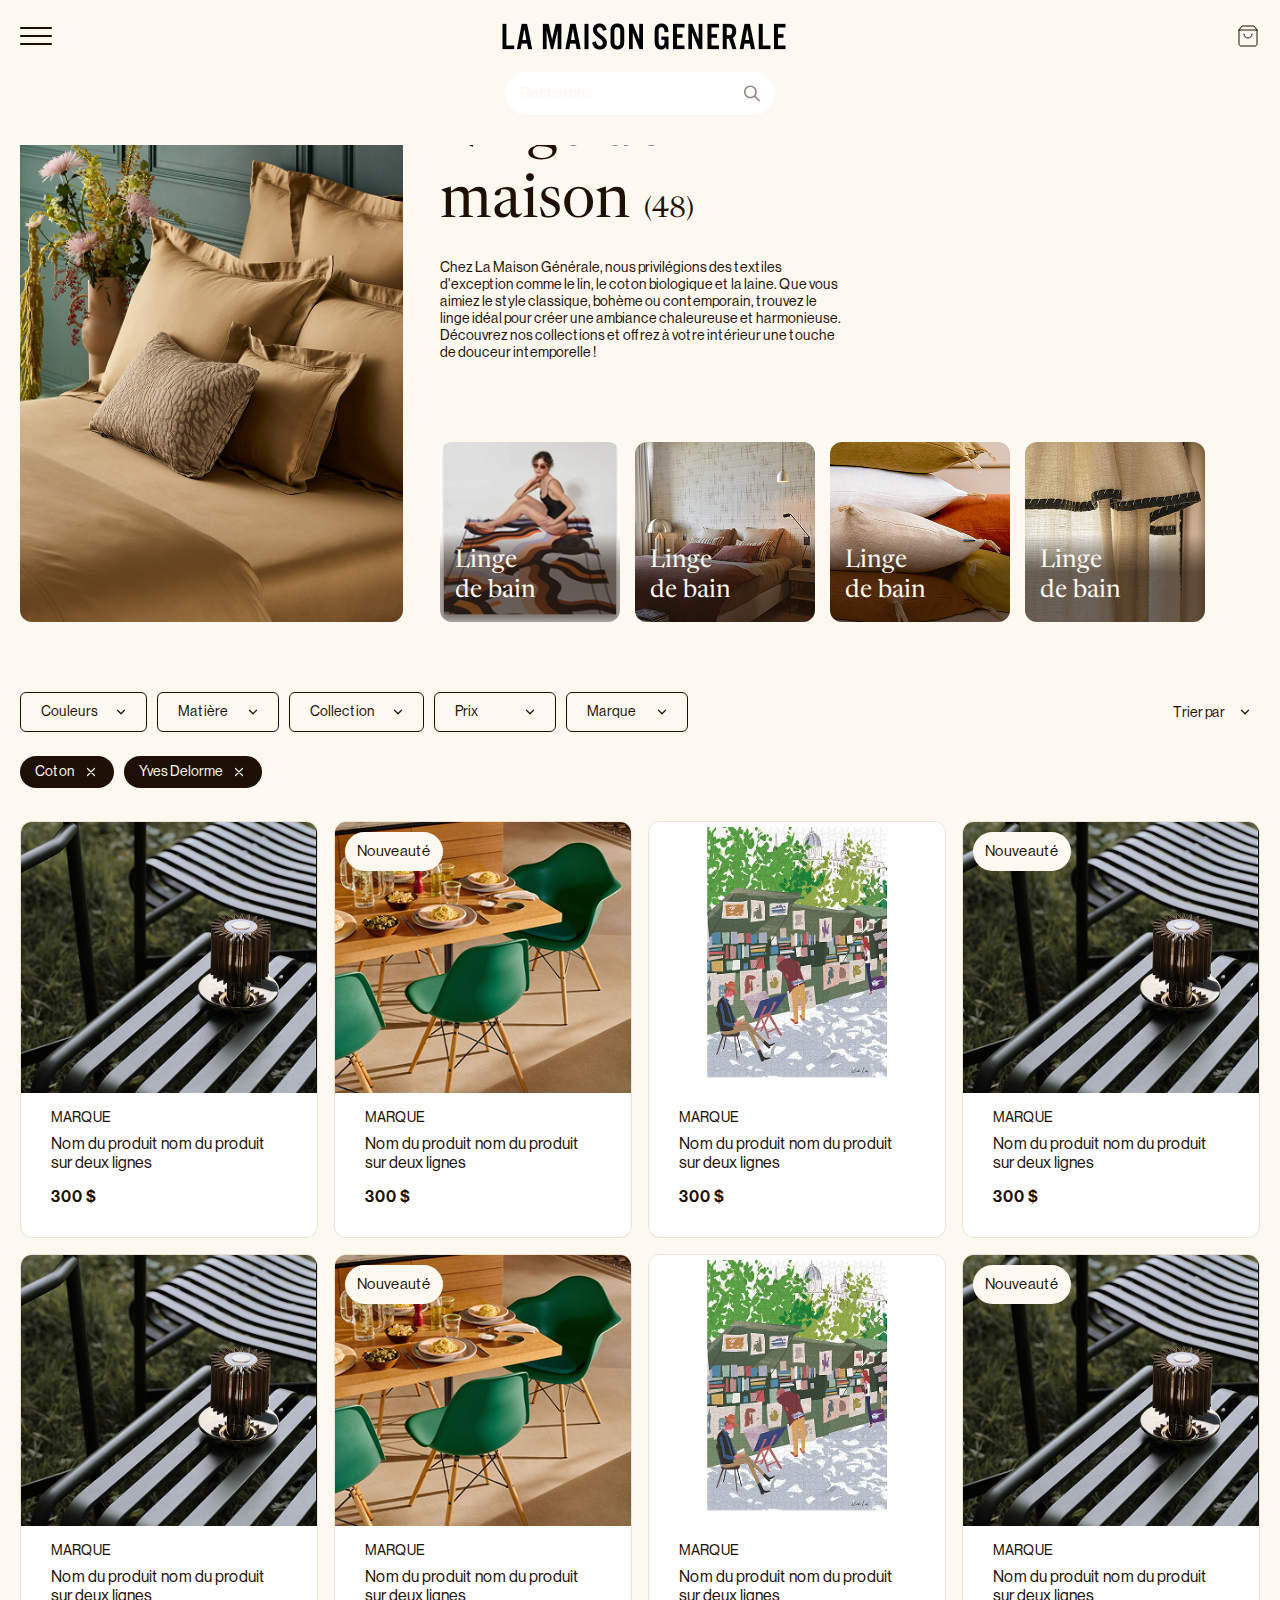
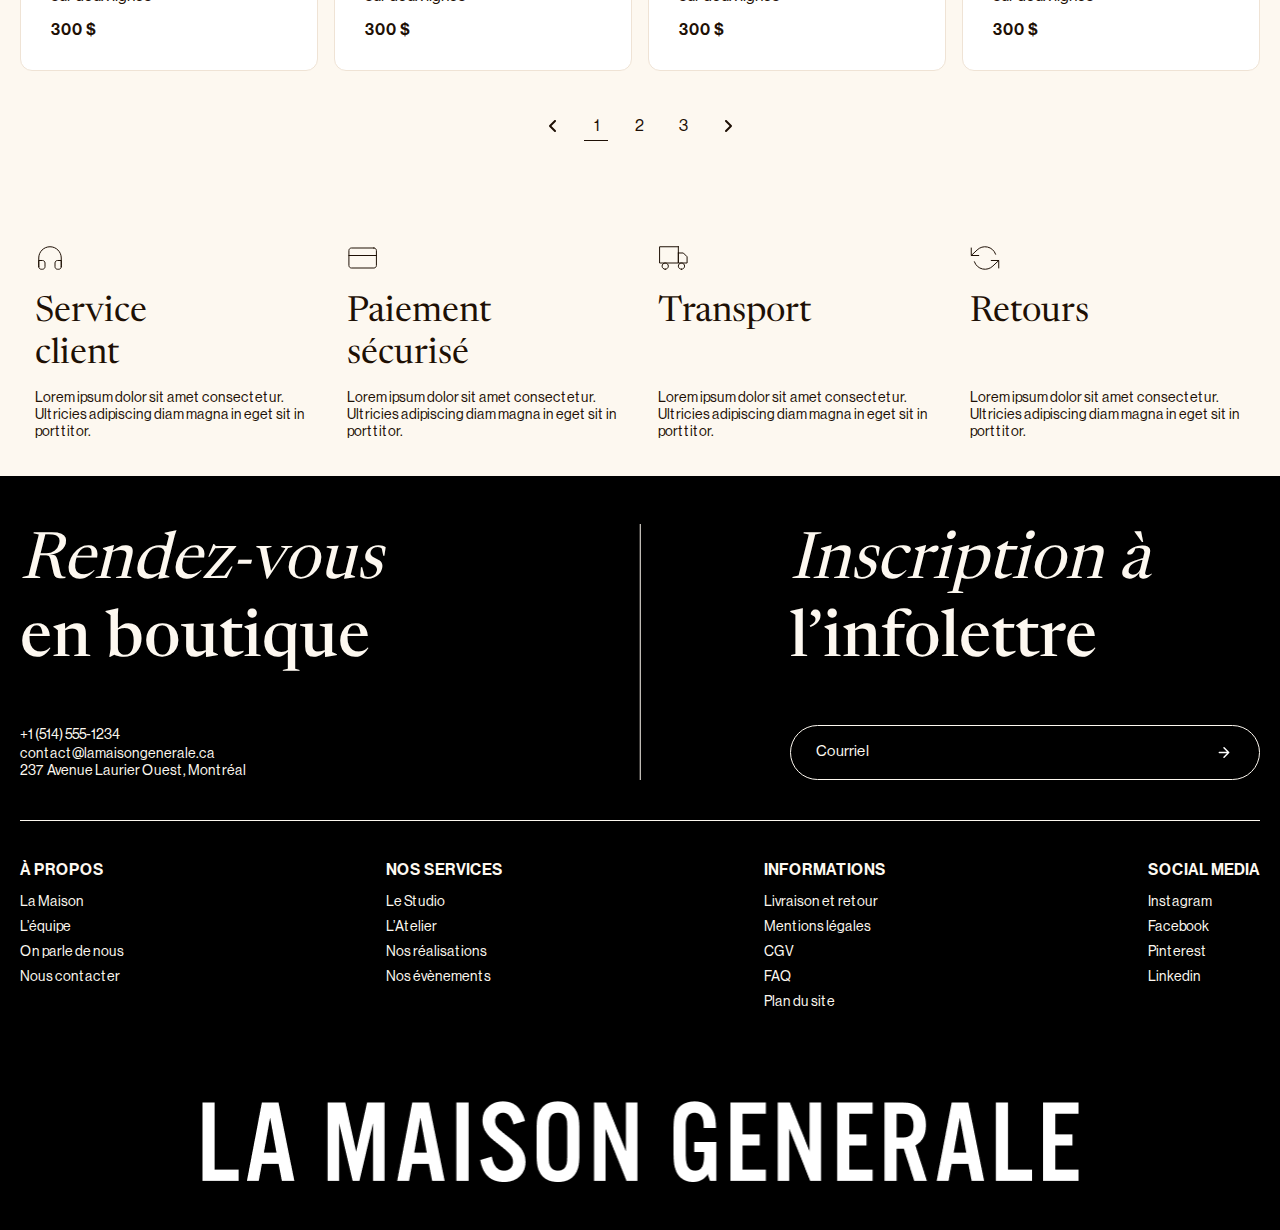
<file: collection.html>
<!DOCTYPE html>
<html lang="en">

<head>
	<meta charset="UTF-8">
	<meta name="viewport" content="width=device-width, initial-scale=1.0">
	<title>Collections</title>
	<!-- link css start -->
	<link rel="stylesheet" href="./assets/css/swiper-bundle.min.css">
	<link rel="stylesheet" href="./assets/css/pagination.css">
	<link rel="stylesheet" href="./assets/css/icon-item.css">
	<link rel="stylesheet" href="./assets/css/card.css">
	<link rel="stylesheet" href="./assets/css/collection-section.css">
	<link rel="stylesheet" href="./assets/css/breadcrumb.css">
	<link rel="stylesheet" href="./assets/css/main.css">
	<!-- link css end -->
</head>

<body>
	<header>
		<!-- navbar section start -->
		<nav class="navbar">
			<div class="container">
				<div class="navbar-wrapper">
					<div class="navbar-inner-top">
						<div class="navbar-top">
							<div class="mobile-menu-btn">
								<div class="ham-menu">
									<span></span>
									<span></span>
									<span></span>
								</div>
							</div>
							<div class="navbar-search-bar navbar-search-bar-desktop">
								<input type="text" placeholder="Recherche">
								<span class="search-icon">
									<svg width="16" height="17" viewBox="0 0 16 17" fill="none" xmlns="http://www.w3.org/2000/svg">
										<path
											d="M1.59998 6.89967C1.59998 4.25261 3.75276 2.09992 6.39994 2.09992C9.04711 2.09992 11.1999 4.25261 11.1999 6.89967C11.1999 9.54673 9.04711 11.6994 6.39994 11.6994C3.75276 11.6994 1.59998 9.54673 1.59998 6.89967ZM15.7654 15.1336L11.4495 10.8171C12.3245 9.69875 12.7999 8.31964 12.7999 6.89967C12.7999 3.37105 9.9287 0.5 6.39994 0.5C2.87117 0.5 0 3.37105 0 6.89967C0 10.4283 2.87117 13.2993 6.39994 13.2993C7.81988 13.2989 9.19889 12.8236 10.3175 11.949L14.6343 16.2648C14.7084 16.3393 14.7965 16.3985 14.8936 16.4389C14.9906 16.4792 15.0947 16.5 15.1998 16.5C15.305 16.5 15.4091 16.4792 15.5061 16.4389C15.6032 16.3985 15.6913 16.3393 15.7654 16.2648C15.8398 16.1906 15.8988 16.1024 15.939 16.0054C15.9793 15.9083 16 15.8043 16 15.6992C16 15.5942 15.9793 15.4901 15.939 15.3931C15.8988 15.296 15.8398 15.2079 15.7654 15.1336Z"
											fill="white" />
										<path
											d="M1.59998 6.89967C1.59998 4.25261 3.75276 2.09992 6.39994 2.09992C9.04711 2.09992 11.1999 4.25261 11.1999 6.89967C11.1999 9.54673 9.04711 11.6994 6.39994 11.6994C3.75276 11.6994 1.59998 9.54673 1.59998 6.89967ZM15.7654 15.1336L11.4495 10.8171C12.3245 9.69875 12.7999 8.31964 12.7999 6.89967C12.7999 3.37105 9.9287 0.5 6.39994 0.5C2.87117 0.5 0 3.37105 0 6.89967C0 10.4283 2.87117 13.2993 6.39994 13.2993C7.81988 13.2989 9.19889 12.8236 10.3175 11.949L14.6343 16.2648C14.7084 16.3393 14.7965 16.3985 14.8936 16.4389C14.9906 16.4792 15.0947 16.5 15.1998 16.5C15.305 16.5 15.4091 16.4792 15.5061 16.4389C15.6032 16.3985 15.6913 16.3393 15.7654 16.2648C15.8398 16.1906 15.8988 16.1024 15.939 16.0054C15.9793 15.9083 16 15.8043 16 15.6992C16 15.5942 15.9793 15.4901 15.939 15.3931C15.8988 15.296 15.8398 15.2079 15.7654 15.1336Z"
											fill="#1E1005" fill-opacity="0.5" />
									</svg>
								</span>
							</div>
							<div class="navbar-brand">
								<a href="index.html" class="navbar-logo">
									<img src="./assets/images/brand-logo.png" alt="brand-logo.png">
								</a>
							</div>
							<div class="nav-icons desktop-nav-icons">
								<ul>
									<li>
										<a href="#">
											<svg width="16" height="17" viewBox="0 0 16 17" fill="none" xmlns="http://www.w3.org/2000/svg">
												<path
													d="M12.6663 9.83333C13.6597 8.86 14.6663 7.69333 14.6663 6.16667C14.6663 5.19421 14.28 4.26158 13.5924 3.57394C12.9048 2.88631 11.9721 2.5 10.9997 2.5C9.82634 2.5 8.99967 2.83333 7.99967 3.83333C6.99967 2.83333 6.17301 2.5 4.99967 2.5C4.02721 2.5 3.09458 2.88631 2.40695 3.57394C1.71932 4.26158 1.33301 5.19421 1.33301 6.16667C1.33301 7.7 2.33301 8.86667 3.33301 9.83333L7.99967 14.5L12.6663 9.83333Z"
													stroke="#1E1005" stroke-linecap="round" stroke-linejoin="round" />
											</svg>
										</a>
									</li>
									<li>
										<a href="#">
											<svg width="16" height="15" viewBox="0 0 16 15" fill="none" xmlns="http://www.w3.org/2000/svg">
												<path
													d="M4.66634 13.2747V12.1667C4.66634 11.8131 4.80682 11.4739 5.05687 11.2239C5.30691 10.9739 5.64605 10.8334 5.99967 10.8334H9.99967C10.3533 10.8334 10.6924 10.9739 10.9425 11.2239C11.1925 11.4739 11.333 11.8131 11.333 12.1667V13.2747M14.6663 7.50004C14.6663 11.1819 11.6816 14.1667 7.99967 14.1667C4.31778 14.1667 1.33301 11.1819 1.33301 7.50004C1.33301 3.81814 4.31778 0.833374 7.99967 0.833374C11.6816 0.833374 14.6663 3.81814 14.6663 7.50004ZM9.99967 6.16671C9.99967 7.27128 9.10424 8.16671 7.99967 8.16671C6.89511 8.16671 5.99967 7.27128 5.99967 6.16671C5.99967 5.06214 6.89511 4.16671 7.99967 4.16671C9.10424 4.16671 9.99967 5.06214 9.99967 6.16671Z"
													stroke="#1E1005" stroke-linecap="round" stroke-linejoin="round" />
											</svg>
										</a>
									</li>
									<li>
										<span class="cart-sidebar-open-btn">
											<svg width="16" height="17" viewBox="0 0 16 17" fill="none" xmlns="http://www.w3.org/2000/svg">
												<path
													d="M2 4.50004L4 1.83337H12L14 4.50004M2 4.50004V13.8334C2 14.187 2.14048 14.5261 2.39052 14.7762C2.64057 15.0262 2.97971 15.1667 3.33333 15.1667H12.6667C13.0203 15.1667 13.3594 15.0262 13.6095 14.7762C13.8595 14.5261 14 14.187 14 13.8334V4.50004M2 4.50004H14M10.6667 7.16671C10.6667 7.87395 10.3857 8.55223 9.88562 9.05233C9.38552 9.55242 8.70724 9.83337 8 9.83337C7.29276 9.83337 6.61448 9.55242 6.11438 9.05233C5.61428 8.55223 5.33333 7.87395 5.33333 7.16671"
													stroke="#1E1005" stroke-linecap="round" stroke-linejoin="round" />
											</svg>
										</span>
									</li>
									<li>
										<span class="select-language">
											<select name="" id="">
												<option value="en">EN</option>
												<option value="ban">BAN</option>
											</select>
										</span>
									</li>
								</ul>
							</div>
							<div class="nav-icons mobile-nav-icons">
								<ul>
									<li>
										<span class="cart-sidebar-open-btn">
											<svg width="24" height="24" viewBox="0 0 24 24" fill="none" xmlns="http://www.w3.org/2000/svg">
												<path
													d="M3 6L6 2H18L21 6M3 6V20C3 20.5304 3.21071 21.0391 3.58579 21.4142C3.96086 21.7893 4.46957 22 5 22H19C19.5304 22 20.0391 21.7893 20.4142 21.4142C20.7893 21.0391 21 20.5304 21 20V6M3 6H21M16 10C16 11.0609 15.5786 12.0783 14.8284 12.8284C14.0783 13.5786 13.0609 14 12 14C10.9391 14 9.92172 13.5786 9.17157 12.8284C8.42143 12.0783 8 11.0609 8 10"
													stroke="#1E1005" stroke-linecap="round" stroke-linejoin="round" />
											</svg>
										</span>
									</li>
								</ul>
							</div>
						</div>
						<div class="navbar-search-bar navbar-search-bar-mobile">
							<input type="text" placeholder="Recherche">
							<span class="search-icon">
								<svg width="16" height="17" viewBox="0 0 16 17" fill="none" xmlns="http://www.w3.org/2000/svg">
									<path
										d="M1.59998 6.89967C1.59998 4.25261 3.75276 2.09992 6.39994 2.09992C9.04711 2.09992 11.1999 4.25261 11.1999 6.89967C11.1999 9.54673 9.04711 11.6994 6.39994 11.6994C3.75276 11.6994 1.59998 9.54673 1.59998 6.89967ZM15.7654 15.1336L11.4495 10.8171C12.3245 9.69875 12.7999 8.31964 12.7999 6.89967C12.7999 3.37105 9.9287 0.5 6.39994 0.5C2.87117 0.5 0 3.37105 0 6.89967C0 10.4283 2.87117 13.2993 6.39994 13.2993C7.81988 13.2989 9.19889 12.8236 10.3175 11.949L14.6343 16.2648C14.7084 16.3393 14.7965 16.3985 14.8936 16.4389C14.9906 16.4792 15.0947 16.5 15.1998 16.5C15.305 16.5 15.4091 16.4792 15.5061 16.4389C15.6032 16.3985 15.6913 16.3393 15.7654 16.2648C15.8398 16.1906 15.8988 16.1024 15.939 16.0054C15.9793 15.9083 16 15.8043 16 15.6992C16 15.5942 15.9793 15.4901 15.939 15.3931C15.8988 15.296 15.8398 15.2079 15.7654 15.1336Z"
										fill="white" />
									<path
										d="M1.59998 6.89967C1.59998 4.25261 3.75276 2.09992 6.39994 2.09992C9.04711 2.09992 11.1999 4.25261 11.1999 6.89967C11.1999 9.54673 9.04711 11.6994 6.39994 11.6994C3.75276 11.6994 1.59998 9.54673 1.59998 6.89967ZM15.7654 15.1336L11.4495 10.8171C12.3245 9.69875 12.7999 8.31964 12.7999 6.89967C12.7999 3.37105 9.9287 0.5 6.39994 0.5C2.87117 0.5 0 3.37105 0 6.89967C0 10.4283 2.87117 13.2993 6.39994 13.2993C7.81988 13.2989 9.19889 12.8236 10.3175 11.949L14.6343 16.2648C14.7084 16.3393 14.7965 16.3985 14.8936 16.4389C14.9906 16.4792 15.0947 16.5 15.1998 16.5C15.305 16.5 15.4091 16.4792 15.5061 16.4389C15.6032 16.3985 15.6913 16.3393 15.7654 16.2648C15.8398 16.1906 15.8988 16.1024 15.939 16.0054C15.9793 15.9083 16 15.8043 16 15.6992C16 15.5942 15.9793 15.4901 15.939 15.3931C15.8988 15.296 15.8398 15.2079 15.7654 15.1336Z"
										fill="#1E1005" fill-opacity="0.5" />
								</svg>
							</span>
						</div>
					</div>
					<div class="navbar-inner-bottom">
						<span class="mobile-menu-close-window-btn"></span>
						<div class="nav-link-wrapper">
							<div class="mobile-side-bar-top">
								<a href="index.html" class="navbar-logo">
									<img src="./assets/images/brand-logo.png" alt="brand-logo.png">
								</a>
								<div class="mobile-menu-btn">
									<div class="ham-menu">
										<span></span>
										<span></span>
										<span></span>
									</div>
								</div>
							</div>
							<div class="navbar-center">
								<div class="nav-links">
									<h6 class="nav-link-title">En ce moment</h6>
									<ul>
										<li>
											<a href="#!">Nos services</a>
										</li>
										<li>
											<a href="#!">Nos réalisations</a>
										</li>
										<li>
											<a href="#!">Boutiques</a>
										</li>
										<li>
											<a href="#!">Évènements</a>
										</li>
										<li>
											<a href="#!">La Maison</a>
										</li>
									</ul>
								</div>
							</div>
							<div class="navbar-bottom">
								<div class="nav-links">
									<h6 class="nav-link-title">Nos catégories</h6>
									<ul>
										<li>
											<a href="#!">Linge de maison <span class="mobile-nav-link-icon"><svg width="6" height="10"
														viewBox="0 0 6 10" fill="none" xmlns="http://www.w3.org/2000/svg">
														<path d="M1.25 8.5L4.75 5L1.25 1.5" stroke="#1E1005" stroke-width="1.2"
															stroke-linecap="round" stroke-linejoin="round" />
													</svg>
												</span></a>
										</li>
										<li>
											<a href="#!">Art de la table<span class="mobile-nav-link-icon"><svg width="6" height="10"
														viewBox="0 0 6 10" fill="none" xmlns="http://www.w3.org/2000/svg">
														<path d="M1.25 8.5L4.75 5L1.25 1.5" stroke="#1E1005" stroke-width="1.2"
															stroke-linecap="round" stroke-linejoin="round" />
													</svg>
												</span></a>
										</li>
										<li>
											<a href="#!">Tapis<span class="mobile-nav-link-icon"><svg width="6" height="10" viewBox="0 0 6 10"
														fill="none" xmlns="http://www.w3.org/2000/svg">
														<path d="M1.25 8.5L4.75 5L1.25 1.5" stroke="#1E1005" stroke-width="1.2"
															stroke-linecap="round" stroke-linejoin="round" />
													</svg>
												</span></a>
										</li>
										<li>
											<a href="#!">Fragrance et bien être<span class="mobile-nav-link-icon"><svg width="6" height="10"
														viewBox="0 0 6 10" fill="none" xmlns="http://www.w3.org/2000/svg">
														<path d="M1.25 8.5L4.75 5L1.25 1.5" stroke="#1E1005" stroke-width="1.2"
															stroke-linecap="round" stroke-linejoin="round" />
													</svg>
												</span></a>
										</li>
										<li>
											<a href="#!">Décoration<span class="mobile-nav-link-icon"><svg width="6" height="10"
														viewBox="0 0 6 10" fill="none" xmlns="http://www.w3.org/2000/svg">
														<path d="M1.25 8.5L4.75 5L1.25 1.5" stroke="#1E1005" stroke-width="1.2"
															stroke-linecap="round" stroke-linejoin="round" />
													</svg>
												</span></a>
										</li>
										<li>
											<a href="#!">Luminaire<span class="mobile-nav-link-icon"><svg width="6" height="10"
														viewBox="0 0 6 10" fill="none" xmlns="http://www.w3.org/2000/svg">
														<path d="M1.25 8.5L4.75 5L1.25 1.5" stroke="#1E1005" stroke-width="1.2"
															stroke-linecap="round" stroke-linejoin="round" />
													</svg>
												</span></a>
										</li>
										<li>
											<a href="#!">Mobilier<span class="mobile-nav-link-icon"><svg width="6" height="10"
														viewBox="0 0 6 10" fill="none" xmlns="http://www.w3.org/2000/svg">
														<path d="M1.25 8.5L4.75 5L1.25 1.5" stroke="#1E1005" stroke-width="1.2"
															stroke-linecap="round" stroke-linejoin="round" />
													</svg>
												</span></a>
										</li>
										<li>
											<a href="#!">Maison et entretien<span class="mobile-nav-link-icon"><svg width="6" height="10"
														viewBox="0 0 6 10" fill="none" xmlns="http://www.w3.org/2000/svg">
														<path d="M1.25 8.5L4.75 5L1.25 1.5" stroke="#1E1005" stroke-width="1.2"
															stroke-linecap="round" stroke-linejoin="round" />
													</svg>
												</span></a>
										</li>
										<li>
											<a href="#!">Mode<span class="mobile-nav-link-icon"><svg width="6" height="10" viewBox="0 0 6 10"
														fill="none" xmlns="http://www.w3.org/2000/svg">
														<path d="M1.25 8.5L4.75 5L1.25 1.5" stroke="#1E1005" stroke-width="1.2"
															stroke-linecap="round" stroke-linejoin="round" />
													</svg>
												</span></a>
										</li>
										<li>
											<a href="#!">Épicerie fine<span class="mobile-nav-link-icon"><svg width="6" height="10"
														viewBox="0 0 6 10" fill="none" xmlns="http://www.w3.org/2000/svg">
														<path d="M1.25 8.5L4.75 5L1.25 1.5" stroke="#1E1005" stroke-width="1.2"
															stroke-linecap="round" stroke-linejoin="round" />
													</svg>
												</span></a>
										</li>
										<li>
											<a href="#!">Marques<span class="mobile-nav-link-icon"><svg width="6" height="10"
														viewBox="0 0 6 10" fill="none" xmlns="http://www.w3.org/2000/svg">
														<path d="M1.25 8.5L4.75 5L1.25 1.5" stroke="#1E1005" stroke-width="1.2"
															stroke-linecap="round" stroke-linejoin="round" />
													</svg>
												</span></a>
										</li>
										<li>
											<a href="#!">Nouveautés<span class="mobile-nav-link-icon"><svg width="6" height="10"
														viewBox="0 0 6 10" fill="none" xmlns="http://www.w3.org/2000/svg">
														<path d="M1.25 8.5L4.75 5L1.25 1.5" stroke="#1E1005" stroke-width="1.2"
															stroke-linecap="round" stroke-linejoin="round" />
													</svg>
												</span></a>
										</li>
										<li>
											<a href="#!">Populaires<span class="mobile-nav-link-icon"><svg width="6" height="10"
														viewBox="0 0 6 10" fill="none" xmlns="http://www.w3.org/2000/svg">
														<path d="M1.25 8.5L4.75 5L1.25 1.5" stroke="#1E1005" stroke-width="1.2"
															stroke-linecap="round" stroke-linejoin="round" />
													</svg>
												</span></a>
										</li>
									</ul>
								</div>
							</div>
							<div class="nav-icons sidebar-nav-icons">
								<ul>
									<li>
										<a href="#">
											<svg width="16" height="17" viewBox="0 0 16 17" fill="none" xmlns="http://www.w3.org/2000/svg">
												<path
													d="M12.6663 9.83333C13.6597 8.86 14.6663 7.69333 14.6663 6.16667C14.6663 5.19421 14.28 4.26158 13.5924 3.57394C12.9048 2.88631 11.9721 2.5 10.9997 2.5C9.82634 2.5 8.99967 2.83333 7.99967 3.83333C6.99967 2.83333 6.17301 2.5 4.99967 2.5C4.02721 2.5 3.09458 2.88631 2.40695 3.57394C1.71932 4.26158 1.33301 5.19421 1.33301 6.16667C1.33301 7.7 2.33301 8.86667 3.33301 9.83333L7.99967 14.5L12.6663 9.83333Z"
													stroke="#1E1005" stroke-linecap="round" stroke-linejoin="round" />
											</svg>
										</a>
									</li>
									<li>
										<a href="#">
											<svg width="16" height="15" viewBox="0 0 16 15" fill="none" xmlns="http://www.w3.org/2000/svg">
												<path
													d="M4.66634 13.2747V12.1667C4.66634 11.8131 4.80682 11.4739 5.05687 11.2239C5.30691 10.9739 5.64605 10.8334 5.99967 10.8334H9.99967C10.3533 10.8334 10.6924 10.9739 10.9425 11.2239C11.1925 11.4739 11.333 11.8131 11.333 12.1667V13.2747M14.6663 7.50004C14.6663 11.1819 11.6816 14.1667 7.99967 14.1667C4.31778 14.1667 1.33301 11.1819 1.33301 7.50004C1.33301 3.81814 4.31778 0.833374 7.99967 0.833374C11.6816 0.833374 14.6663 3.81814 14.6663 7.50004ZM9.99967 6.16671C9.99967 7.27128 9.10424 8.16671 7.99967 8.16671C6.89511 8.16671 5.99967 7.27128 5.99967 6.16671C5.99967 5.06214 6.89511 4.16671 7.99967 4.16671C9.10424 4.16671 9.99967 5.06214 9.99967 6.16671Z"
													stroke="#1E1005" stroke-linecap="round" stroke-linejoin="round" />
											</svg>
										</a>
									</li>
									<li>
										<span class="cart-sidebar-open-btn">
											<svg width="16" height="17" viewBox="0 0 16 17" fill="none" xmlns="http://www.w3.org/2000/svg">
												<path
													d="M2 4.50004L4 1.83337H12L14 4.50004M2 4.50004V13.8334C2 14.187 2.14048 14.5261 2.39052 14.7762C2.64057 15.0262 2.97971 15.1667 3.33333 15.1667H12.6667C13.0203 15.1667 13.3594 15.0262 13.6095 14.7762C13.8595 14.5261 14 14.187 14 13.8334V4.50004M2 4.50004H14M10.6667 7.16671C10.6667 7.87395 10.3857 8.55223 9.88562 9.05233C9.38552 9.55242 8.70724 9.83337 8 9.83337C7.29276 9.83337 6.61448 9.55242 6.11438 9.05233C5.61428 8.55223 5.33333 7.87395 5.33333 7.16671"
													stroke="#1E1005" stroke-linecap="round" stroke-linejoin="round" />
											</svg>
										</span>
									</li>
									<li>
										<span class="select-language">
											<select name="" id="">
												<option value="en">EN</option>
												<option value="ban">BAN</option>
											</select>
										</span>
									</li>
								</ul>
							</div>
						</div>
					</div>
				</div>
			</div>
		</nav>
		<!-- navbar section end -->
	</header>

	<main>
		<!-- breadcrumb-sectin start -->
		<section class="breadcrumb-section collection-breadcrumb">
			<div class="container">
				<ul class="breadcrumb">
					<li>
						<a href="#">
							<svg width="10" height="10" viewBox="0 0 10 10" fill="none" xmlns="http://www.w3.org/2000/svg">
								<path d="M5.00033 9.08329L0.916992 4.99996M0.916992 4.99996L5.00033 0.916626M0.916992 4.99996H9.08366"
									stroke="#1E1005" stroke-width="1.2" stroke-linecap="round" stroke-linejoin="round" />
							</svg>
						</a>
					</li>
					<li><a href="#">Accueil</a></li>
					<li>Linge de maison</li>
				</ul>
			</div>
		</section>
		<!-- breadcrumb-sectin end -->

		<!-- collection-section start -->
		<section class="collection-section">
			<div class="container">
				<div class="collection-single-item-content-wrapper">
					<div class="collection-single-item-img">
						<img src="./assets/images/menu item.jpg" alt="menu item.jpg">
					</div>
					<div class="collection-single-item-content">
						<div class="collection-single-item-content-inner">
							<h2 class="collection-single-item-content-title">Linge
								de maison <span class="collection-item-count">(48)</span></h2>
							<p class="collection-single-item-content-text">
								Chez La Maison Générale, nous privilégions des textiles d'exception comme le lin, le coton biologique et
								la laine. Que vous aimiez le style classique, bohème ou contemporain, trouvez le linge idéal pour créer
								une ambiance chaleureuse et harmonieuse. Découvrez nos collections et offrez à votre intérieur une
								touche de douceur intemporelle !
							</p>
						</div>
						<div class="collection-categorie-items">
							<a href="#" class="collection-categorie-item">
								<img src="./assets/images/Category card.jpg" alt="Category card.jpg">
								<div class="collection-categorie-item-overlay">
									<h6 class="collection-categorie-item-title">Linge<br>
										de bain</h6>
								</div>
							</a>
							<a href="#" class="collection-categorie-item">
								<img src="./assets/images/Category card (1).jpg" alt="Category card (1).jpg">
								<div class="collection-categorie-item-overlay">
									<h6 class="collection-categorie-item-title">Linge<br>
										de bain</h6>
								</div>
							</a>
							<a href="#" class="collection-categorie-item">
								<img src="./assets/images/Category card (2).jpg" alt="Category card (2).jpg">
								<div class="collection-categorie-item-overlay">
									<h6 class="collection-categorie-item-title">Linge<br>
										de bain</h6>
								</div>
							</a>
							<a href="#" class="collection-categorie-item">
								<img src="./assets/images/Category card (3).jpg" alt="Category card (3).jpg">
								<div class="collection-categorie-item-overlay">
									<h6 class="collection-categorie-item-title">Linge<br>
										de bain</h6>
								</div>
							</a>
						</div>
					</div>
				</div>
				<div class="collection-item-with-filter">
					<div class="collection-filter">
						<div class="collection-filter-mobile-title-wrap">
							<h6 class="collection-filter-mobile-title">Filter</h6>
							<span class="filter-close-btn"><svg xmlns="http://www.w3.org/2000/svg" viewBox="0 0 50 50" width="35px"
									height="35px">
									<path
										d="M 9.15625 6.3125 L 6.3125 9.15625 L 22.15625 25 L 6.21875 40.96875 L 9.03125 43.78125 L 25 27.84375 L 40.9375 43.78125 L 43.78125 40.9375 L 27.84375 25 L 43.6875 9.15625 L 40.84375 6.3125 L 25 22.15625 Z" />
									</svg></span>
						</div>
						<div class="collection-filter-top">
							<div class="collection-filter-items">
								<div class="collection-filter-item">
									<select name="" id="">
										<option value="couleurs">Couleurs</option>
										<option value="red">Red</option>
										<option value="blue">Blue</option>
									</select>
									<span class="icon">
										<svg width="10" height="6" viewBox="0 0 10 6" fill="none" xmlns="http://www.w3.org/2000/svg">
											<path d="M1.5 1.25L5 4.75L8.5 1.25" stroke="#1E1005" stroke-width="1.2" stroke-linecap="round"
												stroke-linejoin="round" />
										</svg>
									</span>
								</div>
								<div class="collection-filter-item">
									<select name="" id="">
										<option value="couleurs">Matière</option>
										<option value="option1">Option1</option>
										<option value="option2">Option2</option>
									</select>
									<span class="icon">
										<svg width="10" height="6" viewBox="0 0 10 6" fill="none" xmlns="http://www.w3.org/2000/svg">
											<path d="M1.5 1.25L5 4.75L8.5 1.25" stroke="#1E1005" stroke-width="1.2" stroke-linecap="round"
												stroke-linejoin="round" />
										</svg>
									</span>
								</div>
								<div class="collection-filter-item">
									<select name="" id="">
										<option value="couleurs">Collection</option>
										<option value="option1">Option1</option>
										<option value="option2">Option2</option>
									</select>
									<span class="icon">
										<svg width="10" height="6" viewBox="0 0 10 6" fill="none" xmlns="http://www.w3.org/2000/svg">
											<path d="M1.5 1.25L5 4.75L8.5 1.25" stroke="#1E1005" stroke-width="1.2" stroke-linecap="round"
												stroke-linejoin="round" />
										</svg>
									</span>
								</div>
								<div class="collection-filter-item">
									<select name="" id="">
										<option value="couleurs">Prix</option>
										<option value="option1">Option1</option>
										<option value="option2">Option2</option>
									</select>
									<span class="icon">
										<svg width="10" height="6" viewBox="0 0 10 6" fill="none" xmlns="http://www.w3.org/2000/svg">
											<path d="M1.5 1.25L5 4.75L8.5 1.25" stroke="#1E1005" stroke-width="1.2" stroke-linecap="round"
												stroke-linejoin="round" />
										</svg>
									</span>
								</div>
								<div class="collection-filter-item">
									<select name="" id="">
										<option value="couleurs">Marque</option>
										<option value="option1">Option1</option>
										<option value="option2">Option2</option>
									</select>
									<span class="icon">
										<svg width="10" height="6" viewBox="0 0 10 6" fill="none" xmlns="http://www.w3.org/2000/svg">
											<path d="M1.5 1.25L5 4.75L8.5 1.25" stroke="#1E1005" stroke-width="1.2" stroke-linecap="round"
												stroke-linejoin="round" />
										</svg>
									</span>
								</div>
							</div>
							<div class="collection-single-filter">
								<div class="collection-filter-item">
									<select name="" id="">
										<option value="couleurs">Trier par</option>
										<option value="option1">Option1</option>
										<option value="option2">Option2</option>
									</select>
									<span class="icon">
										<svg width="10" height="6" viewBox="0 0 10 6" fill="none" xmlns="http://www.w3.org/2000/svg">
											<path d="M1.5 1.25L5 4.75L8.5 1.25" stroke="#1E1005" stroke-width="1.2" stroke-linecap="round"
												stroke-linejoin="round" />
										</svg>
									</span>
								</div>
							</div>
						</div>
						<div class="filter-selected-items">
							<div class="filter-selected-item">
								<p class="filter-selected-item-text">Coton</p>
								<button>
									<svg width="10" height="10" viewBox="0 0 10 10" fill="none" xmlns="http://www.w3.org/2000/svg">
										<path d="M8.5 1.5L1.5 8.5M1.5 1.5L8.5 8.5" stroke="#FDF8F0" stroke-width="1.2"
											stroke-linecap="round" stroke-linejoin="round" />
									</svg>
								</button>
							</div>
							<div class="filter-selected-item">
								<p class="filter-selected-item-text">Yves Delorme</p>
								<button>
									<svg width="10" height="10" viewBox="0 0 10 10" fill="none" xmlns="http://www.w3.org/2000/svg">
										<path d="M8.5 1.5L1.5 8.5M1.5 1.5L8.5 8.5" stroke="#FDF8F0" stroke-width="1.2"
											stroke-linecap="round" stroke-linejoin="round" />
									</svg>
								</button>
							</div>
						</div>
					</div>
					<h6 class="filter-open-btn btn primary-btn">Filter <span></span></h6>
					<div class="collection-items">
						<div class="collection-item">
							<div class="product-card card_hover">
								<div class="card-image-wrap">
									<div class="card-img">
										<a class="main-img" href="#">
											<img class="card_img" src="./assets/images/product-img (1).jpg" alt="product-img (1).jpg">
										</a>
										<a class="hover-img" href="#">
											<img class="card_hover_img" src="./assets/images/product-img (2).jpg" alt="product-img (2).jpg">
										</a>
									</div>
								</div>
								<div class="card-content">
									<a href="#" class="card-title2">Marque</a>
									<a href="#" class="card-title">Nom du produit nom du produit
										sur deux lignes</a>
									<div class="card-price-wrap">
										<p class="latest-price">300 $</p>
										<p class="previous-price"></p>
									</div>
								</div>
							</div>
						</div>
						<div class="collection-item">
							<div class="product-card card_hover">
								<div class="card-image-wrap">
									<div class="card-img">
										<a class="main-img" href="#">
											<img class="card_img" src="./assets/images/product-img (2).jpg" alt="product-img (2).jpg">
										</a>
										<a class="hover-img" href="#">
											<img class="card_hover_img" src="./assets/images/product-img (3).jpg" alt="product-img (3).jpg">
										</a>
									</div>
									<span class="card-badge">
										Nouveauté
									</span>
								</div>
								<div class="card-content">
									<a href="#" class="card-title2">Marque</a>
									<a href="#" class="card-title">Nom du produit nom du produit
										sur deux lignes</a>
									<div class="card-price-wrap">
										<p class="latest-price">300 $</p>
										<p class="previous-price"></p>
									</div>
								</div>
							</div>
						</div>
						<div class="collection-item">
							<div class="product-card card_hover">
								<div class="card-image-wrap">
									<div class="card-img">
										<a class="main-img" href="#">
											<img class="card_img" src="./assets/images/product-img (3).jpg" alt="product-img (3).jpg">
										</a>
										<a class="hover-img" href="#">
											<img class="card_hover_img" src="./assets/images/product-img (4).jpg" alt="product-img (4).jpg">
										</a>
									</div>
								</div>
								<div class="card-content">
									<a href="#" class="card-title2">Marque</a>
									<a href="#" class="card-title">Nom du produit nom du produit
										sur deux lignes</a>
									<div class="card-price-wrap">
										<p class="latest-price">300 $</p>
										<p class="previous-price"></p>
									</div>
								</div>
							</div>
						</div>
						<div class="collection-item">
							<div class="product-card card_hover">
								<div class="card-image-wrap">
									<div class="card-img">
										<a class="main-img" href="#">
											<img class="card_img" src="./assets/images/product-img (4).jpg" alt="product-img (4).jpg">
										</a>
										<a class="hover-img" href="#">
											<img class="card_hover_img" src="./assets/images/product-img (1).jpg" alt="product-img (1).jpg">
										</a>
									</div>
									<span class="card-badge">
										Nouveauté
									</span>
								</div>
								<div class="card-content">
									<a href="#" class="card-title2">Marque</a>
									<a href="#" class="card-title">Nom du produit nom du produit
										sur deux lignes</a>
									<div class="card-price-wrap">
										<p class="latest-price">300 $</p>
										<p class="previous-price"></p>
									</div>
								</div>
							</div>
						</div>
						<div class="collection-item">
							<div class="product-card card_hover">
								<div class="card-image-wrap">
									<div class="card-img">
										<a class="main-img" href="#">
											<img class="card_img" src="./assets/images/product-img (1).jpg" alt="product-img (1).jpg">
										</a>
										<a class="hover-img" href="#">
											<img class="card_hover_img" src="./assets/images/product-img (2).jpg" alt="product-img (2).jpg">
										</a>
									</div>
								</div>
								<div class="card-content">
									<a href="#" class="card-title2">Marque</a>
									<a href="#" class="card-title">Nom du produit nom du produit
										sur deux lignes</a>
									<div class="card-price-wrap">
										<p class="latest-price">300 $</p>
										<p class="previous-price"></p>
									</div>
								</div>
							</div>
						</div>
						<div class="collection-item">
							<div class="product-card card_hover">
								<div class="card-image-wrap">
									<div class="card-img">
										<a class="main-img" href="#">
											<img class="card_img" src="./assets/images/product-img (2).jpg" alt="product-img (2).jpg">
										</a>
										<a class="hover-img" href="#">
											<img class="card_hover_img" src="./assets/images/product-img (3).jpg" alt="product-img (3).jpg">
										</a>
									</div>
									<span class="card-badge">
										Nouveauté
									</span>
								</div>
								<div class="card-content">
									<a href="#" class="card-title2">Marque</a>
									<a href="#" class="card-title">Nom du produit nom du produit
										sur deux lignes</a>
									<div class="card-price-wrap">
										<p class="latest-price">300 $</p>
										<p class="previous-price"></p>
									</div>
								</div>
							</div>
						</div>
						<div class="collection-item">
							<div class="product-card card_hover">
								<div class="card-image-wrap">
									<div class="card-img">
										<a class="main-img" href="#">
											<img class="card_img" src="./assets/images/product-img (3).jpg" alt="product-img (3).jpg">
										</a>
										<a class="hover-img" href="#">
											<img class="card_hover_img" src="./assets/images/product-img (4).jpg" alt="product-img (4).jpg">
										</a>
									</div>
								</div>
								<div class="card-content">
									<a href="#" class="card-title2">Marque</a>
									<a href="#" class="card-title">Nom du produit nom du produit
										sur deux lignes</a>
									<div class="card-price-wrap">
										<p class="latest-price">300 $</p>
										<p class="previous-price"></p>
									</div>
								</div>
							</div>
						</div>
						<div class="collection-item">
							<div class="product-card card_hover">
								<div class="card-image-wrap">
									<div class="card-img">
										<a class="main-img" href="#">
											<img class="card_img" src="./assets/images/product-img (4).jpg" alt="product-img (4).jpg">
										</a>
										<a class="hover-img" href="#">
											<img class="card_hover_img" src="./assets/images/product-img (1).jpg" alt="product-img (1).jpg">
										</a>
									</div>
									<span class="card-badge">
										Nouveauté
									</span>
								</div>
								<div class="card-content">
									<a href="#" class="card-title2">Marque</a>
									<a href="#" class="card-title">Nom du produit nom du produit
										sur deux lignes</a>
									<div class="card-price-wrap">
										<p class="latest-price">300 $</p>
										<p class="previous-price"></p>
									</div>
								</div>
							</div>
						</div>
					</div>
					<div class="collection-pagination">
						<div class="pagination">
							<a href="#">
								<svg width="7" height="12" viewBox="0 0 7 12" fill="none" xmlns="http://www.w3.org/2000/svg">
									<path fill-rule="evenodd" clip-rule="evenodd"
										d="M1.00025 12.0002C0.74425 12.0002 0.48825 11.9022 0.29325 11.7072C-0.09775 11.3162 -0.09775 10.6842 0.29325 10.2933L4.58625 6.00025L0.29325 1.70725C-0.09775 1.31625 -0.09775 0.68425 0.29325 0.29325C0.68425 -0.09775 1.31625 -0.09775 1.70725 0.29325L6.70725 5.29325C7.09825 5.68425 7.09825 6.31625 6.70725 6.70725L1.70725 11.7072C1.51225 11.9022 1.25625 12.0002 1.00025 12.0002Z"
										fill="#1E1005" />
								</svg>
							</a>
							<a href="#" class="active">1</a>
							<a href="#">2</a>
							<a href="#">3</a>
							<a href="#">
								<svg width="7" height="12" viewBox="0 0 7 12" fill="none" xmlns="http://www.w3.org/2000/svg">
									<path fill-rule="evenodd" clip-rule="evenodd"
										d="M1.00025 12.0002C0.74425 12.0002 0.48825 11.9022 0.29325 11.7072C-0.09775 11.3162 -0.09775 10.6842 0.29325 10.2933L4.58625 6.00025L0.29325 1.70725C-0.09775 1.31625 -0.09775 0.68425 0.29325 0.29325C0.68425 -0.09775 1.31625 -0.09775 1.70725 0.29325L6.70725 5.29325C7.09825 5.68425 7.09825 6.31625 6.70725 6.70725L1.70725 11.7072C1.51225 11.9022 1.25625 12.0002 1.00025 12.0002Z"
										fill="#1E1005" />
								</svg>
							</a>
						</div>
					</div>
				</div>
			</div>
		</section>
		<!-- collection-section end -->

		<!-- icon-item-section start -->
		<section class="icon-item-section">
			<div class="container">
				<div class="icon-items">
					<div class="icon-item">
						<div class="icon-item-icon">
							<span class="icon">
								<svg width="30" height="30" viewBox="0 0 30 30" fill="none" xmlns="http://www.w3.org/2000/svg">
									<path
										d="M3.75 22.5V15C3.75 12.0163 4.93526 9.15483 7.04505 7.04505C9.15483 4.93526 12.0163 3.75 15 3.75C17.9837 3.75 20.8452 4.93526 22.955 7.04505C25.0647 9.15483 26.25 12.0163 26.25 15V22.5"
										stroke="#1E1005" stroke-linecap="round" stroke-linejoin="round" />
									<path
										d="M26.25 23.7471C26.25 24.4101 25.9866 25.046 25.5178 25.5148C25.0489 25.9837 24.413 26.2471 23.75 26.2471H22.5C21.837 26.2471 21.2011 25.9837 20.7322 25.5148C20.2634 25.046 20 24.4101 20 23.7471V19.9971C20 19.334 20.2634 18.6981 20.7322 18.2293C21.2011 17.7605 21.837 17.4971 22.5 17.4971H26.25V23.7471ZM3.75 23.7471C3.75 24.4101 4.01339 25.046 4.48223 25.5148C4.95107 25.9837 5.58696 26.2471 6.25 26.2471H7.5C8.16304 26.2471 8.79893 25.9837 9.26777 25.5148C9.73661 25.046 10 24.4101 10 23.7471V19.9971C10 19.334 9.73661 18.6981 9.26777 18.2293C8.79893 17.7605 8.16304 17.4971 7.5 17.4971H3.75V23.7471Z"
										stroke="#1E1005" stroke-linecap="round" stroke-linejoin="round" />
								</svg>
							</span>
						</div>
						<div class="icon-item-content">
							<h5 class="icon-item-content-title">Service
								client</h5>
							<p class="icon-item-content-text">
								Lorem ipsum dolor sit amet consectetur. Ultricies adipiscing diam magna in eget sit in porttitor.
							</p>
						</div>
					</div>
					<div class="icon-item">
						<div class="icon-item-icon">
							<span class="icon">
								<svg width="31" height="30" viewBox="0 0 31 30" fill="none" xmlns="http://www.w3.org/2000/svg">
									<path
										d="M26.915 5.00391H4.41504C3.03433 5.00391 1.91504 6.12319 1.91504 7.50391V22.5039C1.91504 23.8846 3.03433 25.0039 4.41504 25.0039H26.915C28.2958 25.0039 29.415 23.8846 29.415 22.5039V7.50391C29.415 6.12319 28.2958 5.00391 26.915 5.00391Z"
										stroke="#1E1005" stroke-linecap="round" stroke-linejoin="round" />
									<path d="M1.91504 12.5039H29.415" stroke="#1E1005" stroke-linecap="round" stroke-linejoin="round" />
								</svg>
							</span>
						</div>
						<div class="icon-item-content">
							<h5 class="icon-item-content-title">Paiement sécurisé</h5>
							<p class="icon-item-content-text">
								Lorem ipsum dolor sit amet consectetur. Ultricies adipiscing diam magna in eget sit in porttitor.
							</p>
						</div>
					</div>
					<div class="icon-item">
						<div class="icon-item-icon">
							<span class="icon">
								<svg width="31" height="30" viewBox="0 0 31 30" fill="none" xmlns="http://www.w3.org/2000/svg">
									<path d="M20.3369 3.75H1.58691V20H20.3369V3.75Z" stroke="#1E1005" stroke-linecap="round"
										stroke-linejoin="round" />
									<path d="M20.3369 9.99609H25.3369L29.0869 13.7461V19.9961H20.3369V9.99609Z" stroke="#1E1005"
										stroke-linecap="round" stroke-linejoin="round" />
									<path
										d="M7.20801 26.2539C8.9339 26.2539 10.333 24.8548 10.333 23.1289C10.333 21.403 8.9339 20.0039 7.20801 20.0039C5.48212 20.0039 4.08301 21.403 4.08301 23.1289C4.08301 24.8548 5.48212 26.2539 7.20801 26.2539Z"
										stroke="#1E1005" stroke-linecap="round" stroke-linejoin="round" />
									<path
										d="M23.4619 26.2539C25.1878 26.2539 26.5869 24.8548 26.5869 23.1289C26.5869 21.403 25.1878 20.0039 23.4619 20.0039C21.736 20.0039 20.3369 21.403 20.3369 23.1289C20.3369 24.8548 21.736 26.2539 23.4619 26.2539Z"
										stroke="#1E1005" stroke-linecap="round" stroke-linejoin="round" />
								</svg>
							</span>
						</div>
						<div class="icon-item-content">
							<h5 class="icon-item-content-title">Transport</h5>
							<p class="icon-item-content-text">
								Lorem ipsum dolor sit amet consectetur. Ultricies adipiscing diam magna in eget sit in porttitor.
							</p>
						</div>
					</div>
					<div class="icon-item">
						<div class="icon-item-icon">
							<span class="icon">
								<svg width="30" height="30" viewBox="0 0 30 30" fill="none" xmlns="http://www.w3.org/2000/svg">
									<path d="M1.25391 5.00391V12.5039H8.75391" stroke="#1E1005" stroke-linecap="round"
										stroke-linejoin="round" />
									<path d="M28.7461 24.9961V17.4961H21.2461" stroke="#1E1005" stroke-linecap="round"
										stroke-linejoin="round" />
									<path
										d="M25.6164 11.2529C24.9824 9.46138 23.905 7.85966 22.4846 6.59717C21.0642 5.33469 19.3471 4.45261 17.4935 4.03322C15.64 3.61384 13.7105 3.67083 11.8849 4.19887C10.0594 4.72691 8.39734 5.70879 7.05391 7.0529L1.25391 12.5029M28.7539 17.5029L22.9539 22.9529C21.6105 24.297 19.9484 25.2789 18.1229 25.8069C16.2973 26.335 14.3678 26.392 12.5143 25.9726C10.6607 25.5532 8.94366 24.6711 7.52324 23.4086C6.10282 22.1461 5.02537 20.5444 4.39141 18.7529"
										stroke="#1E1005" stroke-linecap="round" stroke-linejoin="round" />
								</svg>
							</span>
						</div>
						<div class="icon-item-content">
							<h5 class="icon-item-content-title">Retours</h5>
							<p class="icon-item-content-text">
								Lorem ipsum dolor sit amet consectetur. Ultricies adipiscing diam magna in eget sit in porttitor.
							</p>
						</div>
					</div>
				</div>
			</div>
		</section>
		<!-- icon-item-section end -->
	</main>

	<!-- footer section start -->
	<footer class="footer-section">
		<div class="container">
			<div class="footer-top-content">
				<div class="footer-top-items">
					<div class="footer-top-item">
						<h2 class="footer-top-item-title"><em>Rendez-vous</em>
							en boutique</h2>
						<div class="footer-top-item-content">
							<ul>
								<li>
									<a href="#">+1 (514) 555-1234</a>
								</li>
								<li>
									<a href="#">contact@lamaisongenerale.ca</a>
								</li>
								<li>
									<p>237 Avenue Laurier Ouest, Montréal</p>
								</li>
							</ul>
						</div>
					</div>
					<div class="footer-top-item">
						<h2 class="footer-top-item-title"><em>Inscription à</em>
							l’infolettre</h2>
						<div class="footer-top-item-content">
							<button class="footer-input-field">
								<input type="email" placeholder="Courriel">
								<span class="footer-input-field-icon">
									<svg width="16" height="17" viewBox="0 0 16 17" fill="none" xmlns="http://www.w3.org/2000/svg">
										<path d="M3.33301 8.50016H12.6663M12.6663 8.50016L7.99967 3.8335M12.6663 8.50016L7.99967 13.1668"
											stroke="white" stroke-width="1.5" stroke-linecap="round" stroke-linejoin="round" />
									</svg>
								</span>
							</button>
						</div>
					</div>
				</div>
			</div>
			<div class="footer-middle-content">
				<div class="footer-middle-items">
					<div class="footer-middle-item">
						<p class="footer-middle-item-title">À propos</p>
						<ul>
							<li>
								<a href="#">La Maison</a>
							</li>
							<li>
								<a href="#">L’équipe</a>
							</li>
							<li>
								<a href="#">On parle de nous</a>
							</li>
							<li>
								<a href="#">Nous contacter</a>
							</li>
						</ul>
					</div>
					<div class="footer-middle-item">
						<p class="footer-middle-item-title">Nos services</p>
						<ul>
							<li>
								<a href="#">Le Studio</a>
							</li>
							<li>
								<a href="#">L’Atelier</a>
							</li>
							<li>
								<a href="#">Nos réalisations</a>
							</li>
							<li>
								<a href="#">Nos évènements</a>
							</li>
						</ul>
					</div>
					<div class="footer-middle-item">
						<p class="footer-middle-item-title">Informations</p>
						<ul>
							<li>
								<a href="#">Livraison et retour</a>
							</li>
							<li>
								<a href="#">Mentions légales</a>
							</li>
							<li>
								<a href="#">CGV</a>
							</li>
							<li>
								<a href="#">FAQ</a>
							</li>
							<li>
								<a href="#">Plan du site</a>
							</li>
						</ul>
					</div>
					<div class="footer-middle-item">
						<p class="footer-middle-item-title">social media</p>
						<ul>
							<li>
								<a href="#">Instagram</a>
							</li>
							<li>
								<a href="#">Facebook</a>
							</li>
							<li>
								<a href="#">Pinterest</a>
							</li>
							<li>
								<a href="#">Linkedin</a>
							</li>
						</ul>
					</div>
				</div>
			</div>
			<div class="footer-bottom-content">
				<div class="copyright-section">
					<a href="#">
						<img src="./assets/images/footer-btm-logo.png" alt="footer-btm-logo.png">
					</a>
				</div>
			</div>
		</div>
	</footer>
	<!-- footer section end -->

	<!-- js link start-->
	<script src="./assets/js/jquery-3.7.1.min.js"></script>
	<script src="./assets/js/swiper-bundle.min.js"></script>
	<script src="./assets/js/script.js"></script>
	<!-- js link end-->
</body>

</html>
</file>
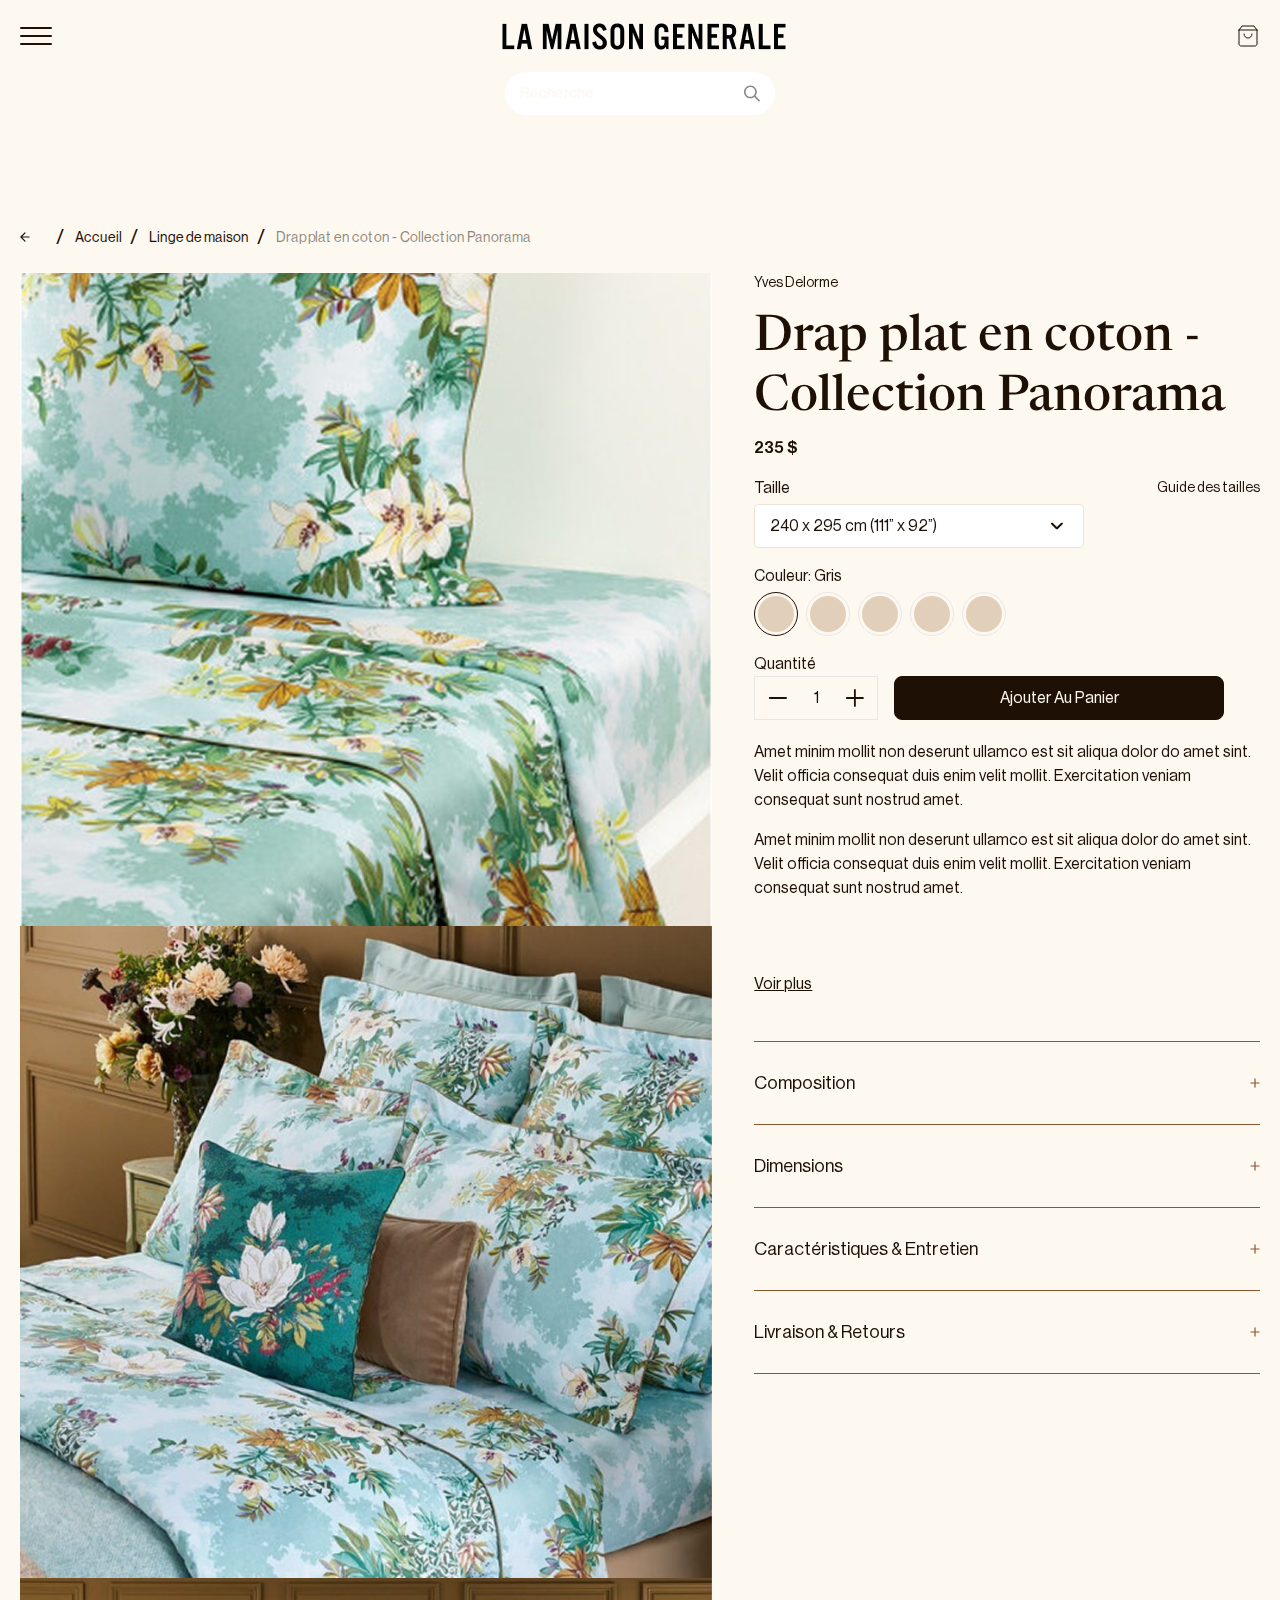
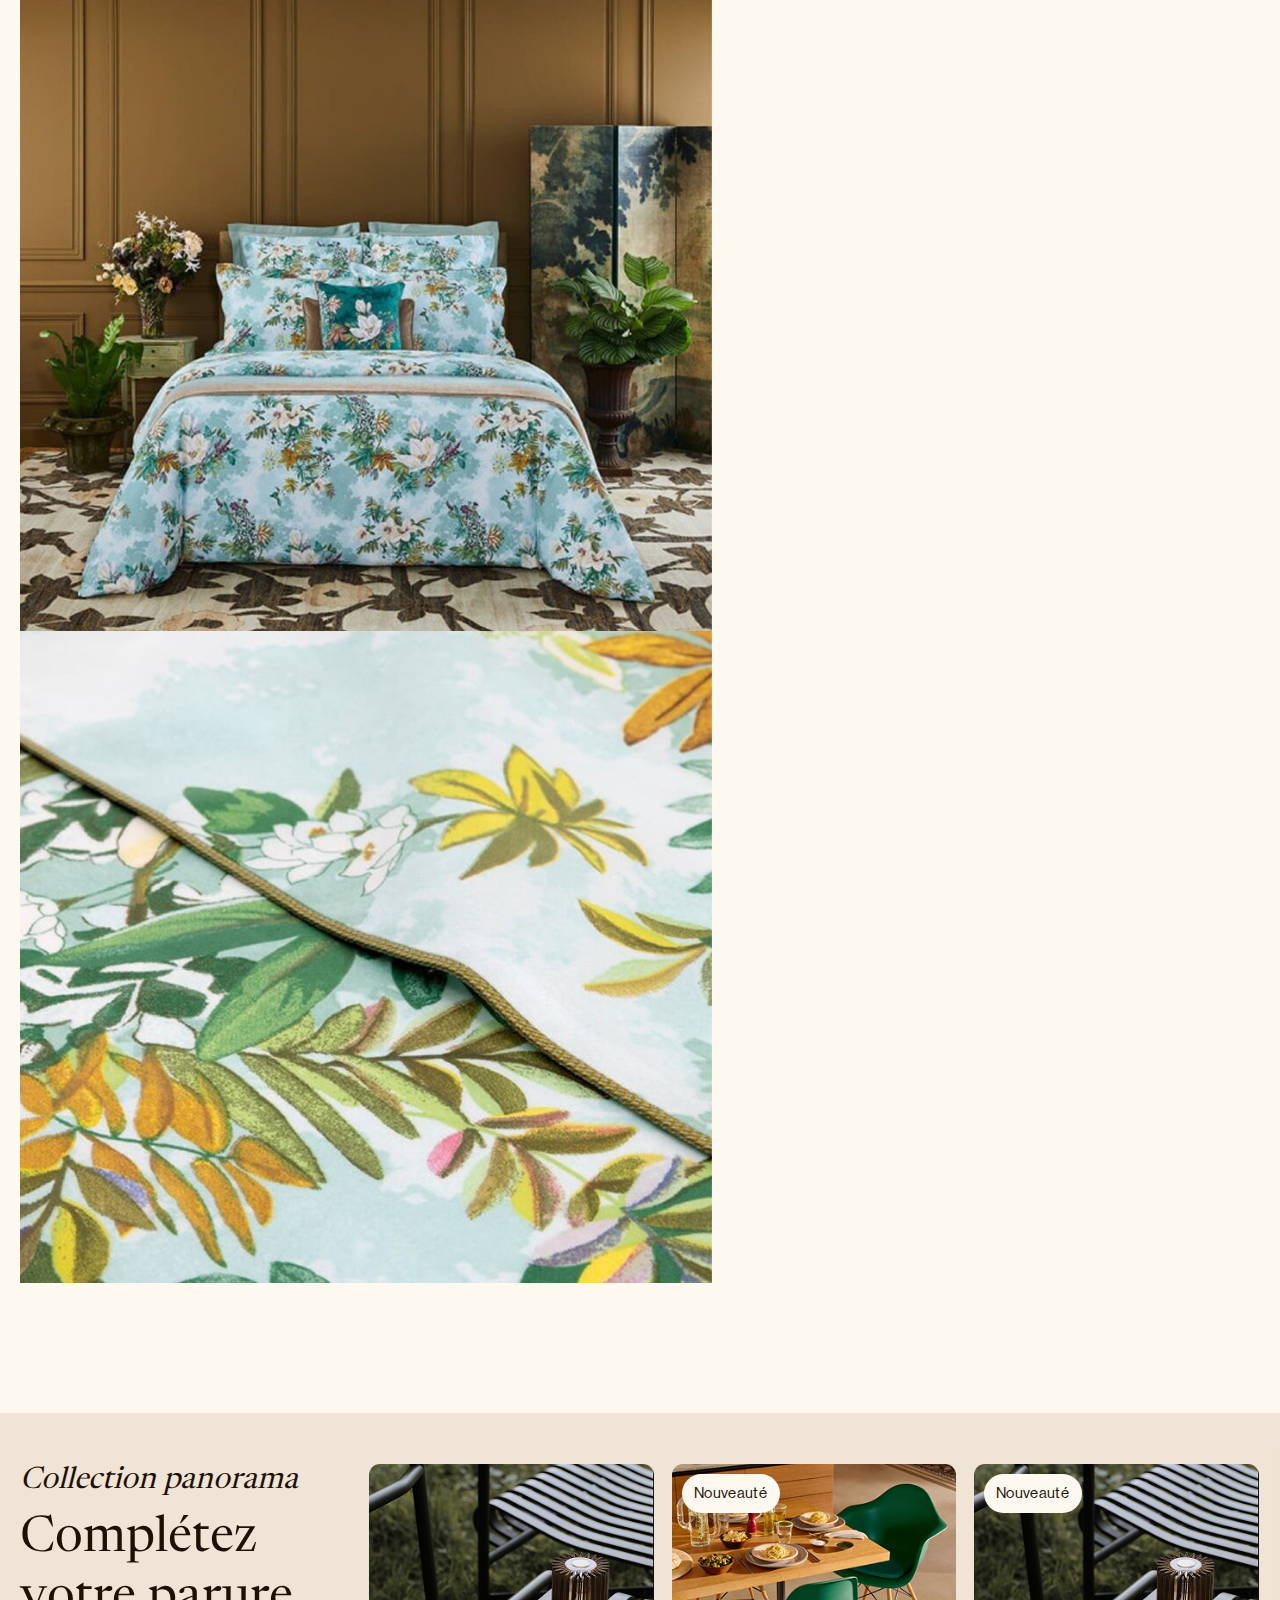
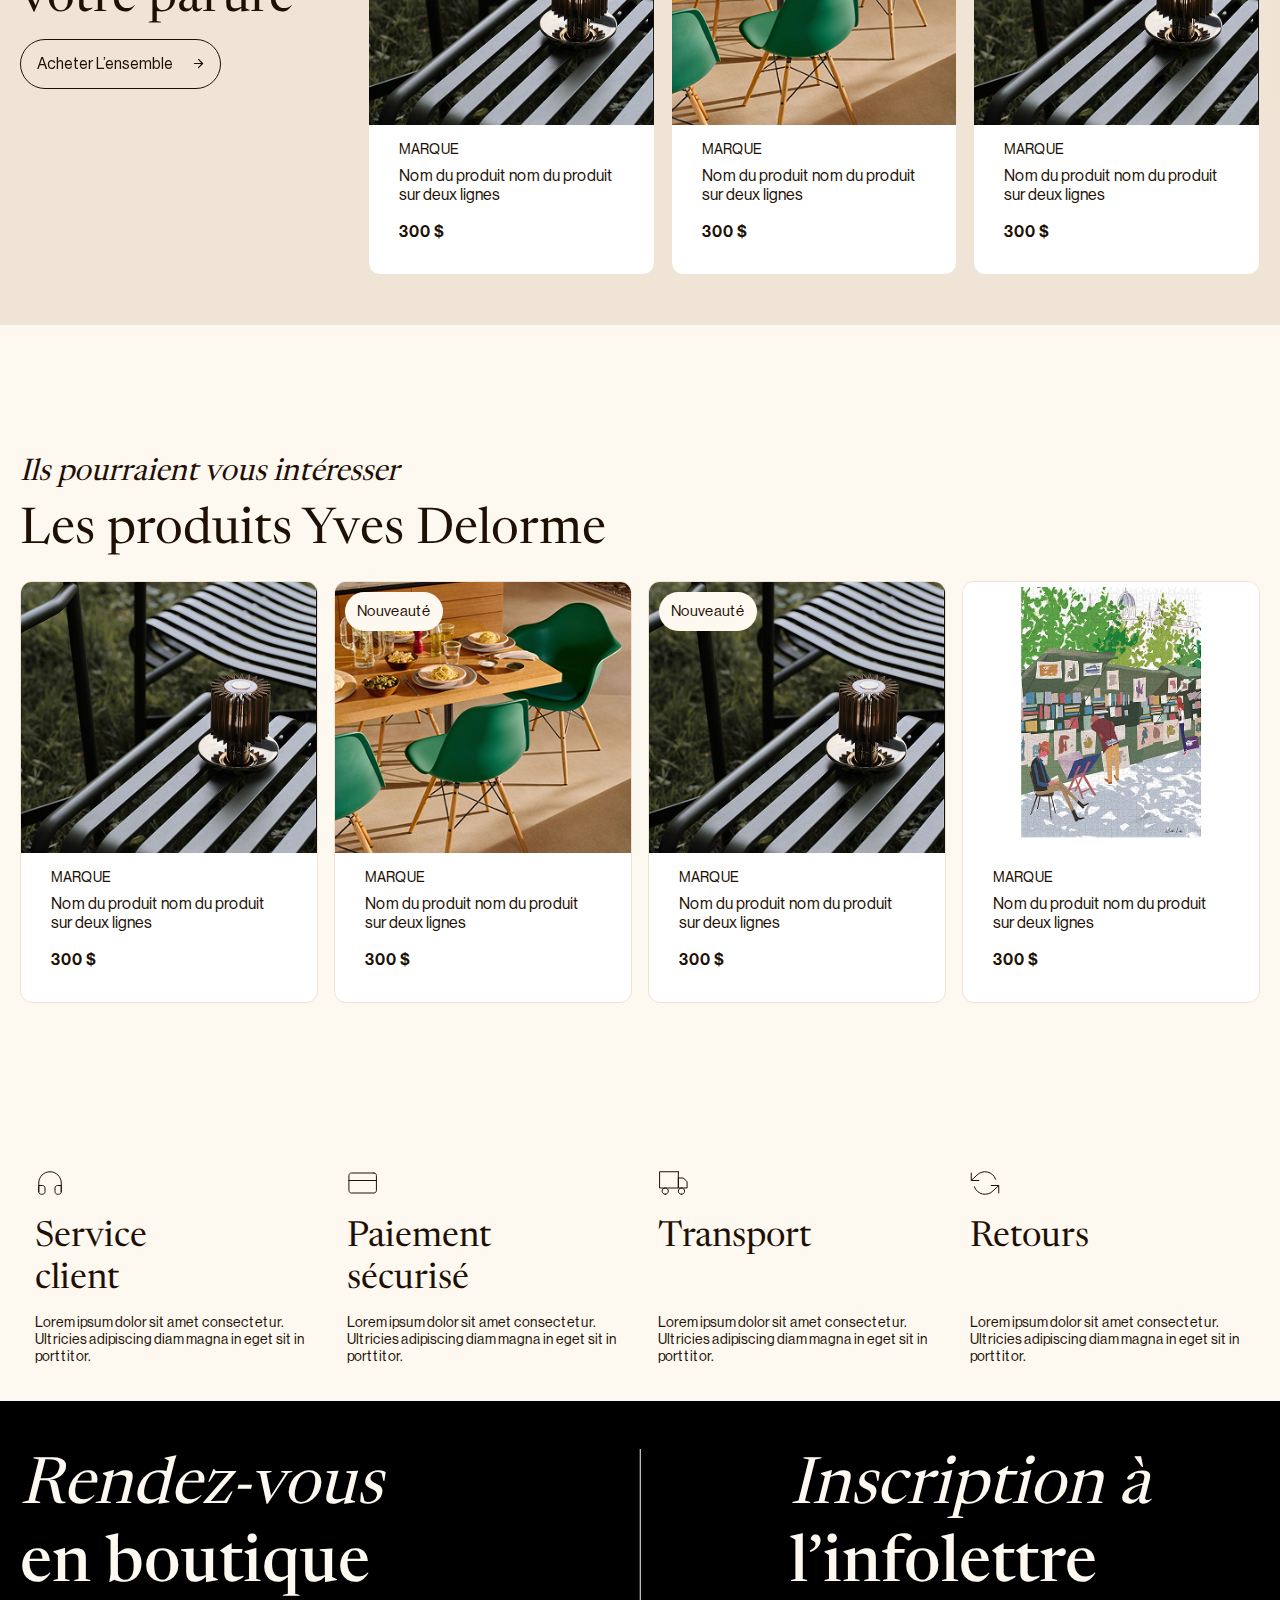
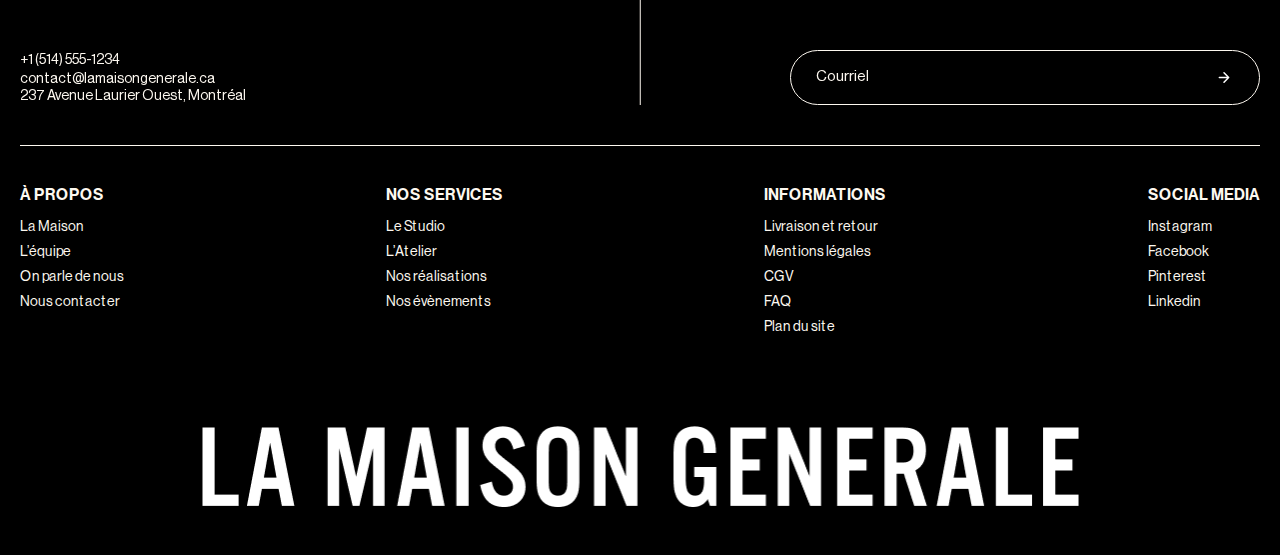
<file: product.html>
<!DOCTYPE html>
<html lang="en">

<head>
	<meta charset="UTF-8">
	<meta name="viewport" content="width=device-width, initial-scale=1.0">
	<title>Product</title>
	<!-- link css start -->
	<link rel="stylesheet" href="./assets/css/swiper-bundle.min.css">
	<link rel="stylesheet" href="./assets/css/icon-item.css">
	<link rel="stylesheet" href="./assets/css/card.css">
	<link rel="stylesheet" href="./assets/css/related-product-section.css">
	<link rel="stylesheet" href="./assets/css/product-single-section.css">
	<link rel="stylesheet" href="./assets/css/breadcrumb.css">
	<link rel="stylesheet" href="./assets/css/main.css">
	<!-- link css end -->
</head>

<body>
	<header>
		<!-- navbar section start -->
		<nav class="navbar">
			<div class="container">
				<div class="navbar-wrapper">
					<div class="navbar-inner-top">
						<div class="navbar-top">
							<div class="mobile-menu-btn">
								<div class="ham-menu">
									<span></span>
									<span></span>
									<span></span>
								</div>
							</div>
							<div class="navbar-search-bar navbar-search-bar-desktop">
								<input type="text" placeholder="Recherche">
								<span class="search-icon">
									<svg width="16" height="17" viewBox="0 0 16 17" fill="none"
										xmlns="http://www.w3.org/2000/svg">
										<path
											d="M1.59998 6.89967C1.59998 4.25261 3.75276 2.09992 6.39994 2.09992C9.04711 2.09992 11.1999 4.25261 11.1999 6.89967C11.1999 9.54673 9.04711 11.6994 6.39994 11.6994C3.75276 11.6994 1.59998 9.54673 1.59998 6.89967ZM15.7654 15.1336L11.4495 10.8171C12.3245 9.69875 12.7999 8.31964 12.7999 6.89967C12.7999 3.37105 9.9287 0.5 6.39994 0.5C2.87117 0.5 0 3.37105 0 6.89967C0 10.4283 2.87117 13.2993 6.39994 13.2993C7.81988 13.2989 9.19889 12.8236 10.3175 11.949L14.6343 16.2648C14.7084 16.3393 14.7965 16.3985 14.8936 16.4389C14.9906 16.4792 15.0947 16.5 15.1998 16.5C15.305 16.5 15.4091 16.4792 15.5061 16.4389C15.6032 16.3985 15.6913 16.3393 15.7654 16.2648C15.8398 16.1906 15.8988 16.1024 15.939 16.0054C15.9793 15.9083 16 15.8043 16 15.6992C16 15.5942 15.9793 15.4901 15.939 15.3931C15.8988 15.296 15.8398 15.2079 15.7654 15.1336Z"
											fill="white" />
										<path
											d="M1.59998 6.89967C1.59998 4.25261 3.75276 2.09992 6.39994 2.09992C9.04711 2.09992 11.1999 4.25261 11.1999 6.89967C11.1999 9.54673 9.04711 11.6994 6.39994 11.6994C3.75276 11.6994 1.59998 9.54673 1.59998 6.89967ZM15.7654 15.1336L11.4495 10.8171C12.3245 9.69875 12.7999 8.31964 12.7999 6.89967C12.7999 3.37105 9.9287 0.5 6.39994 0.5C2.87117 0.5 0 3.37105 0 6.89967C0 10.4283 2.87117 13.2993 6.39994 13.2993C7.81988 13.2989 9.19889 12.8236 10.3175 11.949L14.6343 16.2648C14.7084 16.3393 14.7965 16.3985 14.8936 16.4389C14.9906 16.4792 15.0947 16.5 15.1998 16.5C15.305 16.5 15.4091 16.4792 15.5061 16.4389C15.6032 16.3985 15.6913 16.3393 15.7654 16.2648C15.8398 16.1906 15.8988 16.1024 15.939 16.0054C15.9793 15.9083 16 15.8043 16 15.6992C16 15.5942 15.9793 15.4901 15.939 15.3931C15.8988 15.296 15.8398 15.2079 15.7654 15.1336Z"
											fill="#1E1005" fill-opacity="0.5" />
									</svg>
								</span>
							</div>
							<div class="navbar-brand">
								<a href="index.html" class="navbar-logo">
									<img src="./assets/images/brand-logo.png" alt="brand-logo.png">
								</a>
							</div>
							<div class="nav-icons desktop-nav-icons">
								<ul>
									<li>
										<a href="#">
											<svg width="16" height="17" viewBox="0 0 16 17" fill="none"
												xmlns="http://www.w3.org/2000/svg">
												<path
													d="M12.6663 9.83333C13.6597 8.86 14.6663 7.69333 14.6663 6.16667C14.6663 5.19421 14.28 4.26158 13.5924 3.57394C12.9048 2.88631 11.9721 2.5 10.9997 2.5C9.82634 2.5 8.99967 2.83333 7.99967 3.83333C6.99967 2.83333 6.17301 2.5 4.99967 2.5C4.02721 2.5 3.09458 2.88631 2.40695 3.57394C1.71932 4.26158 1.33301 5.19421 1.33301 6.16667C1.33301 7.7 2.33301 8.86667 3.33301 9.83333L7.99967 14.5L12.6663 9.83333Z"
													stroke="#1E1005" stroke-linecap="round" stroke-linejoin="round" />
											</svg>
										</a>
									</li>
									<li>
										<a href="#">
											<svg width="16" height="15" viewBox="0 0 16 15" fill="none"
												xmlns="http://www.w3.org/2000/svg">
												<path
													d="M4.66634 13.2747V12.1667C4.66634 11.8131 4.80682 11.4739 5.05687 11.2239C5.30691 10.9739 5.64605 10.8334 5.99967 10.8334H9.99967C10.3533 10.8334 10.6924 10.9739 10.9425 11.2239C11.1925 11.4739 11.333 11.8131 11.333 12.1667V13.2747M14.6663 7.50004C14.6663 11.1819 11.6816 14.1667 7.99967 14.1667C4.31778 14.1667 1.33301 11.1819 1.33301 7.50004C1.33301 3.81814 4.31778 0.833374 7.99967 0.833374C11.6816 0.833374 14.6663 3.81814 14.6663 7.50004ZM9.99967 6.16671C9.99967 7.27128 9.10424 8.16671 7.99967 8.16671C6.89511 8.16671 5.99967 7.27128 5.99967 6.16671C5.99967 5.06214 6.89511 4.16671 7.99967 4.16671C9.10424 4.16671 9.99967 5.06214 9.99967 6.16671Z"
													stroke="#1E1005" stroke-linecap="round" stroke-linejoin="round" />
											</svg>
										</a>
									</li>
									<li>
										<span class="cart-sidebar-open-btn">
											<svg width="16" height="17" viewBox="0 0 16 17" fill="none"
												xmlns="http://www.w3.org/2000/svg">
												<path
													d="M2 4.50004L4 1.83337H12L14 4.50004M2 4.50004V13.8334C2 14.187 2.14048 14.5261 2.39052 14.7762C2.64057 15.0262 2.97971 15.1667 3.33333 15.1667H12.6667C13.0203 15.1667 13.3594 15.0262 13.6095 14.7762C13.8595 14.5261 14 14.187 14 13.8334V4.50004M2 4.50004H14M10.6667 7.16671C10.6667 7.87395 10.3857 8.55223 9.88562 9.05233C9.38552 9.55242 8.70724 9.83337 8 9.83337C7.29276 9.83337 6.61448 9.55242 6.11438 9.05233C5.61428 8.55223 5.33333 7.87395 5.33333 7.16671"
													stroke="#1E1005" stroke-linecap="round" stroke-linejoin="round" />
											</svg>
										</span>
									</li>
									<li>
										<span class="select-language">
											<select name="" id="">
												<option value="en">EN</option>
												<option value="ban">BAN</option>
											</select>
										</span>
									</li>
								</ul>
							</div>
							<div class="nav-icons mobile-nav-icons">
								<ul>
									<li>
										<span class="cart-sidebar-open-btn">
											<svg width="24" height="24" viewBox="0 0 24 24" fill="none"
												xmlns="http://www.w3.org/2000/svg">
												<path
													d="M3 6L6 2H18L21 6M3 6V20C3 20.5304 3.21071 21.0391 3.58579 21.4142C3.96086 21.7893 4.46957 22 5 22H19C19.5304 22 20.0391 21.7893 20.4142 21.4142C20.7893 21.0391 21 20.5304 21 20V6M3 6H21M16 10C16 11.0609 15.5786 12.0783 14.8284 12.8284C14.0783 13.5786 13.0609 14 12 14C10.9391 14 9.92172 13.5786 9.17157 12.8284C8.42143 12.0783 8 11.0609 8 10"
													stroke="#1E1005" stroke-linecap="round" stroke-linejoin="round" />
											</svg>
										</span>
									</li>
								</ul>
							</div>
						</div>
						<div class="navbar-search-bar navbar-search-bar-mobile">
							<input type="text" placeholder="Recherche">
							<span class="search-icon">
								<svg width="16" height="17" viewBox="0 0 16 17" fill="none"
									xmlns="http://www.w3.org/2000/svg">
									<path
										d="M1.59998 6.89967C1.59998 4.25261 3.75276 2.09992 6.39994 2.09992C9.04711 2.09992 11.1999 4.25261 11.1999 6.89967C11.1999 9.54673 9.04711 11.6994 6.39994 11.6994C3.75276 11.6994 1.59998 9.54673 1.59998 6.89967ZM15.7654 15.1336L11.4495 10.8171C12.3245 9.69875 12.7999 8.31964 12.7999 6.89967C12.7999 3.37105 9.9287 0.5 6.39994 0.5C2.87117 0.5 0 3.37105 0 6.89967C0 10.4283 2.87117 13.2993 6.39994 13.2993C7.81988 13.2989 9.19889 12.8236 10.3175 11.949L14.6343 16.2648C14.7084 16.3393 14.7965 16.3985 14.8936 16.4389C14.9906 16.4792 15.0947 16.5 15.1998 16.5C15.305 16.5 15.4091 16.4792 15.5061 16.4389C15.6032 16.3985 15.6913 16.3393 15.7654 16.2648C15.8398 16.1906 15.8988 16.1024 15.939 16.0054C15.9793 15.9083 16 15.8043 16 15.6992C16 15.5942 15.9793 15.4901 15.939 15.3931C15.8988 15.296 15.8398 15.2079 15.7654 15.1336Z"
										fill="white" />
									<path
										d="M1.59998 6.89967C1.59998 4.25261 3.75276 2.09992 6.39994 2.09992C9.04711 2.09992 11.1999 4.25261 11.1999 6.89967C11.1999 9.54673 9.04711 11.6994 6.39994 11.6994C3.75276 11.6994 1.59998 9.54673 1.59998 6.89967ZM15.7654 15.1336L11.4495 10.8171C12.3245 9.69875 12.7999 8.31964 12.7999 6.89967C12.7999 3.37105 9.9287 0.5 6.39994 0.5C2.87117 0.5 0 3.37105 0 6.89967C0 10.4283 2.87117 13.2993 6.39994 13.2993C7.81988 13.2989 9.19889 12.8236 10.3175 11.949L14.6343 16.2648C14.7084 16.3393 14.7965 16.3985 14.8936 16.4389C14.9906 16.4792 15.0947 16.5 15.1998 16.5C15.305 16.5 15.4091 16.4792 15.5061 16.4389C15.6032 16.3985 15.6913 16.3393 15.7654 16.2648C15.8398 16.1906 15.8988 16.1024 15.939 16.0054C15.9793 15.9083 16 15.8043 16 15.6992C16 15.5942 15.9793 15.4901 15.939 15.3931C15.8988 15.296 15.8398 15.2079 15.7654 15.1336Z"
										fill="#1E1005" fill-opacity="0.5" />
								</svg>
							</span>
						</div>
					</div>
					<div class="navbar-inner-bottom">
						<span class="mobile-menu-close-window-btn"></span>
						<div class="nav-link-wrapper">
							<div class="mobile-side-bar-top">
								<a href="index.html" class="navbar-logo">
									<img src="./assets/images/brand-logo.png" alt="brand-logo.png">
								</a>
								<div class="mobile-menu-btn">
									<div class="ham-menu">
										<span></span>
										<span></span>
										<span></span>
									</div>
								</div>
							</div>
							<div class="navbar-center">
								<div class="nav-links">
									<h6 class="nav-link-title">En ce moment</h6>
									<ul>
										<li>
											<a href="#!">Nos services</a>
										</li>
										<li>
											<a href="#!">Nos réalisations</a>
										</li>
										<li>
											<a href="#!">Boutiques</a>
										</li>
										<li>
											<a href="#!">Évènements</a>
										</li>
										<li>
											<a href="#!">La Maison</a>
										</li>
									</ul>
								</div>
							</div>
							<div class="navbar-bottom">
								<div class="nav-links">
									<h6 class="nav-link-title">Nos catégories</h6>
									<ul>
										<li>
											<a href="#!">Linge de maison <span class="mobile-nav-link-icon"><svg
														width="6" height="10" viewBox="0 0 6 10" fill="none"
														xmlns="http://www.w3.org/2000/svg">
														<path d="M1.25 8.5L4.75 5L1.25 1.5" stroke="#1E1005"
															stroke-width="1.2" stroke-linecap="round"
															stroke-linejoin="round" />
													</svg>
												</span></a>
										</li>
										<li>
											<a href="#!">Art de la table<span class="mobile-nav-link-icon"><svg
														width="6" height="10" viewBox="0 0 6 10" fill="none"
														xmlns="http://www.w3.org/2000/svg">
														<path d="M1.25 8.5L4.75 5L1.25 1.5" stroke="#1E1005"
															stroke-width="1.2" stroke-linecap="round"
															stroke-linejoin="round" />
													</svg>
												</span></a>
										</li>
										<li>
											<a href="#!">Tapis<span class="mobile-nav-link-icon"><svg width="6"
														height="10" viewBox="0 0 6 10" fill="none"
														xmlns="http://www.w3.org/2000/svg">
														<path d="M1.25 8.5L4.75 5L1.25 1.5" stroke="#1E1005"
															stroke-width="1.2" stroke-linecap="round"
															stroke-linejoin="round" />
													</svg>
												</span></a>
										</li>
										<li>
											<a href="#!">Fragrance et bien être<span class="mobile-nav-link-icon"><svg
														width="6" height="10" viewBox="0 0 6 10" fill="none"
														xmlns="http://www.w3.org/2000/svg">
														<path d="M1.25 8.5L4.75 5L1.25 1.5" stroke="#1E1005"
															stroke-width="1.2" stroke-linecap="round"
															stroke-linejoin="round" />
													</svg>
												</span></a>
										</li>
										<li>
											<a href="#!">Décoration<span class="mobile-nav-link-icon"><svg width="6"
														height="10" viewBox="0 0 6 10" fill="none"
														xmlns="http://www.w3.org/2000/svg">
														<path d="M1.25 8.5L4.75 5L1.25 1.5" stroke="#1E1005"
															stroke-width="1.2" stroke-linecap="round"
															stroke-linejoin="round" />
													</svg>
												</span></a>
										</li>
										<li>
											<a href="#!">Luminaire<span class="mobile-nav-link-icon"><svg width="6"
														height="10" viewBox="0 0 6 10" fill="none"
														xmlns="http://www.w3.org/2000/svg">
														<path d="M1.25 8.5L4.75 5L1.25 1.5" stroke="#1E1005"
															stroke-width="1.2" stroke-linecap="round"
															stroke-linejoin="round" />
													</svg>
												</span></a>
										</li>
										<li>
											<a href="#!">Mobilier<span class="mobile-nav-link-icon"><svg width="6"
														height="10" viewBox="0 0 6 10" fill="none"
														xmlns="http://www.w3.org/2000/svg">
														<path d="M1.25 8.5L4.75 5L1.25 1.5" stroke="#1E1005"
															stroke-width="1.2" stroke-linecap="round"
															stroke-linejoin="round" />
													</svg>
												</span></a>
										</li>
										<li>
											<a href="#!">Maison et entretien<span class="mobile-nav-link-icon"><svg
														width="6" height="10" viewBox="0 0 6 10" fill="none"
														xmlns="http://www.w3.org/2000/svg">
														<path d="M1.25 8.5L4.75 5L1.25 1.5" stroke="#1E1005"
															stroke-width="1.2" stroke-linecap="round"
															stroke-linejoin="round" />
													</svg>
												</span></a>
										</li>
										<li>
											<a href="#!">Mode<span class="mobile-nav-link-icon"><svg width="6"
														height="10" viewBox="0 0 6 10" fill="none"
														xmlns="http://www.w3.org/2000/svg">
														<path d="M1.25 8.5L4.75 5L1.25 1.5" stroke="#1E1005"
															stroke-width="1.2" stroke-linecap="round"
															stroke-linejoin="round" />
													</svg>
												</span></a>
										</li>
										<li>
											<a href="#!">Épicerie fine<span class="mobile-nav-link-icon"><svg width="6"
														height="10" viewBox="0 0 6 10" fill="none"
														xmlns="http://www.w3.org/2000/svg">
														<path d="M1.25 8.5L4.75 5L1.25 1.5" stroke="#1E1005"
															stroke-width="1.2" stroke-linecap="round"
															stroke-linejoin="round" />
													</svg>
												</span></a>
										</li>
										<li>
											<a href="#!">Marques<span class="mobile-nav-link-icon"><svg width="6"
														height="10" viewBox="0 0 6 10" fill="none"
														xmlns="http://www.w3.org/2000/svg">
														<path d="M1.25 8.5L4.75 5L1.25 1.5" stroke="#1E1005"
															stroke-width="1.2" stroke-linecap="round"
															stroke-linejoin="round" />
													</svg>
												</span></a>
										</li>
										<li>
											<a href="#!">Nouveautés<span class="mobile-nav-link-icon"><svg width="6"
														height="10" viewBox="0 0 6 10" fill="none"
														xmlns="http://www.w3.org/2000/svg">
														<path d="M1.25 8.5L4.75 5L1.25 1.5" stroke="#1E1005"
															stroke-width="1.2" stroke-linecap="round"
															stroke-linejoin="round" />
													</svg>
												</span></a>
										</li>
										<li>
											<a href="#!">Populaires<span class="mobile-nav-link-icon"><svg width="6"
														height="10" viewBox="0 0 6 10" fill="none"
														xmlns="http://www.w3.org/2000/svg">
														<path d="M1.25 8.5L4.75 5L1.25 1.5" stroke="#1E1005"
															stroke-width="1.2" stroke-linecap="round"
															stroke-linejoin="round" />
													</svg>
												</span></a>
										</li>
									</ul>
								</div>
							</div>
							<div class="nav-icons sidebar-nav-icons">
								<ul>
									<li>
										<a href="#">
											<svg width="16" height="17" viewBox="0 0 16 17" fill="none"
												xmlns="http://www.w3.org/2000/svg">
												<path
													d="M12.6663 9.83333C13.6597 8.86 14.6663 7.69333 14.6663 6.16667C14.6663 5.19421 14.28 4.26158 13.5924 3.57394C12.9048 2.88631 11.9721 2.5 10.9997 2.5C9.82634 2.5 8.99967 2.83333 7.99967 3.83333C6.99967 2.83333 6.17301 2.5 4.99967 2.5C4.02721 2.5 3.09458 2.88631 2.40695 3.57394C1.71932 4.26158 1.33301 5.19421 1.33301 6.16667C1.33301 7.7 2.33301 8.86667 3.33301 9.83333L7.99967 14.5L12.6663 9.83333Z"
													stroke="#1E1005" stroke-linecap="round" stroke-linejoin="round" />
											</svg>
										</a>
									</li>
									<li>
										<a href="#">
											<svg width="16" height="15" viewBox="0 0 16 15" fill="none"
												xmlns="http://www.w3.org/2000/svg">
												<path
													d="M4.66634 13.2747V12.1667C4.66634 11.8131 4.80682 11.4739 5.05687 11.2239C5.30691 10.9739 5.64605 10.8334 5.99967 10.8334H9.99967C10.3533 10.8334 10.6924 10.9739 10.9425 11.2239C11.1925 11.4739 11.333 11.8131 11.333 12.1667V13.2747M14.6663 7.50004C14.6663 11.1819 11.6816 14.1667 7.99967 14.1667C4.31778 14.1667 1.33301 11.1819 1.33301 7.50004C1.33301 3.81814 4.31778 0.833374 7.99967 0.833374C11.6816 0.833374 14.6663 3.81814 14.6663 7.50004ZM9.99967 6.16671C9.99967 7.27128 9.10424 8.16671 7.99967 8.16671C6.89511 8.16671 5.99967 7.27128 5.99967 6.16671C5.99967 5.06214 6.89511 4.16671 7.99967 4.16671C9.10424 4.16671 9.99967 5.06214 9.99967 6.16671Z"
													stroke="#1E1005" stroke-linecap="round" stroke-linejoin="round" />
											</svg>
										</a>
									</li>
									<li>
										<span class="cart-sidebar-open-btn">
											<svg width="16" height="17" viewBox="0 0 16 17" fill="none"
												xmlns="http://www.w3.org/2000/svg">
												<path
													d="M2 4.50004L4 1.83337H12L14 4.50004M2 4.50004V13.8334C2 14.187 2.14048 14.5261 2.39052 14.7762C2.64057 15.0262 2.97971 15.1667 3.33333 15.1667H12.6667C13.0203 15.1667 13.3594 15.0262 13.6095 14.7762C13.8595 14.5261 14 14.187 14 13.8334V4.50004M2 4.50004H14M10.6667 7.16671C10.6667 7.87395 10.3857 8.55223 9.88562 9.05233C9.38552 9.55242 8.70724 9.83337 8 9.83337C7.29276 9.83337 6.61448 9.55242 6.11438 9.05233C5.61428 8.55223 5.33333 7.87395 5.33333 7.16671"
													stroke="#1E1005" stroke-linecap="round" stroke-linejoin="round" />
											</svg>
										</span>
									</li>
									<li>
										<span class="select-language">
											<select name="" id="">
												<option value="en">EN</option>
												<option value="ban">BAN</option>
											</select>
										</span>
									</li>
								</ul>
							</div>
						</div>
					</div>
				</div>
			</div>
		</nav>
		<!-- navbar section end -->
	</header>

	<main>
		<!-- breadcrumb-sectin start -->
		<section class="breadcrumb-section page-top-breadcrumb">
			<div class="container">
				<ul class="breadcrumb">
					<li>
						<a href="#">
							<svg width="10" height="10" viewBox="0 0 10 10" fill="none"
								xmlns="http://www.w3.org/2000/svg">
								<path
									d="M5.00033 9.08329L0.916992 4.99996M0.916992 4.99996L5.00033 0.916626M0.916992 4.99996H9.08366"
									stroke="#1E1005" stroke-width="1.2" stroke-linecap="round"
									stroke-linejoin="round" />
							</svg>
						</a>
					</li>
					<li><a href="#">Accueil</a></li>
					<li><a href="#">Linge de maison</a></li>
					<li>Drap plat en coton - Collection Panorama</li>
				</ul>
			</div>
		</section>
		<!-- breadcrumb-sectin end -->

		<!-- product-single-section start -->
		<section class="product-single-section">
			<div class="container">
				<div class="product-single-wrapper">
					<div class="product-single-img-wrap">
						<div class="product-single-img">
							<img src="./assets/images/product-single-img (1).jpg" alt="product-single-img (1).jpg">
						</div>
						<div class="product-single-img">
							<img src="./assets/images/product-single-img (2).jpg" alt="product-single-img (2).jpg">
						</div>
						<div class="product-single-img">
							<img src="./assets/images/product-single-img (3).jpg" alt="product-single-img (3).jpg">
						</div>
						<div class="product-single-img">
							<img src="./assets/images/product-single-img (4).jpg" alt="product-single-img (4).jpg">
						</div>
					</div>
					<div class="product-single-content">
						<p class="product-single-sub-title">Yves Delorme</p>
						<h2 class="product-single-title">Drap plat en coton - Collection Panorama</h2>
						<div class="product-single-price">
							<p class="latest-price">235 $</p>
						</div>
						<div class="product-varient">
							<div class="product-varient-title-wrap">
								<p class="product-varient-title">Taille</p>
								<span class="size-guide-open-btn">Guide des tailles</span>
							</div>
							<div class="product-varient-content">
								<div class="product-varient-select-field">
									<select name="" id="">
										<option value="240 x 295 cm (111” x 92”)">240 x 295 cm (111” x 92”)</option>
										<option value="240 x 295 cm (111” x 92”)">240 x 295 cm (111” x 92”)</option>
										<option value="240 x 295 cm (111” x 92”)">240 x 295 cm (111” x 92”)</option>
									</select>
									<span class="icon">
										<svg width="13" height="7" viewBox="0 0 13 7" fill="none"
											xmlns="http://www.w3.org/2000/svg">
											<path fill-rule="evenodd" clip-rule="evenodd"
												d="M6.89087 7.00001C6.63487 7.00001 6.37888 6.90201 6.18388 6.70701L1.18387 1.70701C0.792875 1.31601 0.792875 0.684006 1.18387 0.293006C1.57487 -0.0979941 2.20687 -0.0979941 2.59787 0.293006L6.89087 4.58601L11.1839 0.293006C11.5749 -0.0979941 12.2069 -0.0979941 12.5979 0.293006C12.9889 0.684006 12.9889 1.31601 12.5979 1.70701L7.59788 6.70701C7.40287 6.90201 7.14687 7.00001 6.89087 7.00001Z"
												fill="#1E1005" />
										</svg>
									</span>
								</div>
							</div>
						</div>
						<div class="product-varient">
							<div class="product-varient-title-wrap">
								<p class="product-varient-title">Couleur: Gris</p>
							</div>
							<div class="product-varient-content">
								<div class="product-varient-radio-field-wrap">
									<div class="product-varient-radio-field">
										<input type="radio" id="color1" name="select-color" checked>
										<label for="color1">
											<span class="color-plate"></span>
										</label>
									</div>
									<div class="product-varient-radio-field">
										<input type="radio" id="color2" name="select-color">
										<label for="color2">
											<span class="color-plate"></span>
										</label>
									</div>
									<div class="product-varient-radio-field">
										<input type="radio" id="color3" name="select-color">
										<label for="color3">
											<span class="color-plate"></span>
										</label>
									</div>
									<div class="product-varient-radio-field">
										<input type="radio" id="color4" name="select-color">
										<label for="color4">
											<span class="color-plate"></span>
										</label>
									</div>
									<div class="product-varient-radio-field">
										<input type="radio" id="color5" name="select-color">
										<label for="color5">
											<span class="color-plate"></span>
										</label>
									</div>
								</div>
							</div>
						</div>
						<div class="product-single-btn-wrap">
							<p class="product-single-btn-area-title">Quantité</p>
							<div class="product-single-btn-inner">
								<div class="product-quantity">
									<button type="button" class="quantity-decrease">
										<svg width="19" height="2" viewBox="0 0 19 2" fill="none"
											xmlns="http://www.w3.org/2000/svg">
											<path
												d="M0.890625 1C0.890625 0.447715 1.33834 0 1.89062 0H17.8906C18.4429 0 18.8906 0.447715 18.8906 1C18.8906 1.55228 18.4429 2 17.8906 2H1.89063C1.33834 2 0.890625 1.55228 0.890625 1Z"
												fill="#1E1005" />
										</svg>
									</button>
									<input type="number" value="1" class="quantity-total">
									<button type="button" class="quantity-increase">
										<svg width="19" height="18" viewBox="0 0 19 18" fill="none"
											xmlns="http://www.w3.org/2000/svg">
											<path fill-rule="evenodd" clip-rule="evenodd"
												d="M10.7906 0.9C10.7906 0.402944 10.3877 0 9.89062 0C9.39357 0 8.99063 0.402943 8.99063 0.899999V8.1H1.79062C1.29357 8.1 0.890625 8.50294 0.890625 9C0.890625 9.49706 1.29357 9.9 1.79062 9.9H8.99062V17.1C8.99062 17.5971 9.39357 18 9.89062 18C10.3877 18 10.7906 17.5971 10.7906 17.1V9.9H17.9906C18.4877 9.9 18.8906 9.49706 18.8906 9C18.8906 8.50294 18.4877 8.1 17.9906 8.1H10.7906V0.9Z"
												fill="#1E1005" />
										</svg>
									</button>
								</div>
								<a href="#" class="btn primary-btn">Ajouter au panier <span></span></a>
							</div>
						</div>
						<div class="product-single-text">
							<p>
								Amet minim mollit non deserunt ullamco est sit aliqua dolor do amet sint. Velit officia
								consequat duis
								enim velit mollit. Exercitation veniam consequat sunt nostrud amet.
							</p>
							<p>
								Amet minim mollit non deserunt ullamco est sit aliqua dolor do amet sint. Velit officia
								consequat duis
								enim velit mollit. Exercitation veniam consequat sunt nostrud amet.
							</p>
						</div>
						<div class="product-single-link">
							<a href="#">Voir plus</a>
						</div>
						<div class="product-description-accordion">
							<div class="product-accordion-items">
								<div class="product-accordion-item">
									<div class="item-title-wrapper product-accordion-toggle-btn">
										<p class="item-title">Composition</p>
										<span class="icon">
											<svg width="10" height="10" viewBox="0 0 10 10" fill="none"
												xmlns="http://www.w3.org/2000/svg">
												<path d="M0.916016 5.00008H9.08268M4.99935 0.916748V9.08341"
													stroke="#8F552F" stroke-width="1.2" stroke-linecap="round"
													stroke-linejoin="round" />
											</svg>
										</span>
									</div>
									<div class="product-accordion-item-content" style="display: none;">
										<ul>
											<li>
												<p>
													Lorem ipsum dolor sit amet consectetur.
												</p>
											</li>
											<li>
												<p>
													Turpis convallis placerat eros in molestie.
												</p>
											</li>
											<li>
												<p>
													Magna mauris arcu cursus lacinia nisl orci enim ac libero.
												</p>
											</li>
											<li>
												<p>
													Lorem ipsum dolor sit amet consectetur.
												</p>
											</li>
											<li>
												<p>
													Turpis convallis placerat eros in molestie.
												</p>
											</li>
											<li>
												<p>
													Magna mauris arcu cursus lacinia nisl orci enim ac libero.
												</p>
											</li>
										</ul>
									</div>
								</div>
								<div class="product-accordion-item">
									<div class="item-title-wrapper product-accordion-toggle-btn">
										<p class="item-title">Dimensions</p>
										<span class="icon">
											<svg width="10" height="10" viewBox="0 0 10 10" fill="none"
												xmlns="http://www.w3.org/2000/svg">
												<path d="M0.916016 5.00008H9.08268M4.99935 0.916748V9.08341"
													stroke="#8F552F" stroke-width="1.2" stroke-linecap="round"
													stroke-linejoin="round" />
											</svg>
										</span>
									</div>
									<div class="product-accordion-item-content" style="display: none;">
										<ul>
											<li>
												<p>
													Lorem ipsum dolor sit amet consectetur.
												</p>
											</li>
											<li>
												<p>
													Turpis convallis placerat eros in molestie.
												</p>
											</li>
											<li>
												<p>
													Magna mauris arcu cursus lacinia nisl orci enim ac libero.
												</p>
											</li>
											<li>
												<p>
													Lorem ipsum dolor sit amet consectetur.
												</p>
											</li>
											<li>
												<p>
													Turpis convallis placerat eros in molestie.
												</p>
											</li>
											<li>
												<p>
													Magna mauris arcu cursus lacinia nisl orci enim ac libero.
												</p>
											</li>
										</ul>
									</div>
								</div>
								<div class="product-accordion-item">
									<div class="item-title-wrapper product-accordion-toggle-btn">
										<p class="item-title">Caractéristiques & Entretien</p>
										<span class="icon">
											<svg width="10" height="10" viewBox="0 0 10 10" fill="none"
												xmlns="http://www.w3.org/2000/svg">
												<path d="M0.916016 5.00008H9.08268M4.99935 0.916748V9.08341"
													stroke="#8F552F" stroke-width="1.2" stroke-linecap="round"
													stroke-linejoin="round" />
											</svg>
										</span>
									</div>
									<div class="product-accordion-item-content" style="display: none;">
										<ul>
											<li>
												<p>
													Lorem ipsum dolor sit amet consectetur.
												</p>
											</li>
											<li>
												<p>
													Turpis convallis placerat eros in molestie.
												</p>
											</li>
											<li>
												<p>
													Magna mauris arcu cursus lacinia nisl orci enim ac libero.
												</p>
											</li>
											<li>
												<p>
													Lorem ipsum dolor sit amet consectetur.
												</p>
											</li>
											<li>
												<p>
													Turpis convallis placerat eros in molestie.
												</p>
											</li>
											<li>
												<p>
													Magna mauris arcu cursus lacinia nisl orci enim ac libero.
												</p>
											</li>
										</ul>
									</div>
								</div>
								<div class="product-accordion-item">
									<div class="item-title-wrapper product-accordion-toggle-btn">
										<p class="item-title">Livraison & retours</p>
										<span class="icon">
											<svg width="10" height="10" viewBox="0 0 10 10" fill="none"
												xmlns="http://www.w3.org/2000/svg">
												<path d="M0.916016 5.00008H9.08268M4.99935 0.916748V9.08341"
													stroke="#8F552F" stroke-width="1.2" stroke-linecap="round"
													stroke-linejoin="round" />
											</svg>
										</span>
									</div>
									<div class="product-accordion-item-content" style="display: none;">
										<ul>
											<li>
												<p>
													Lorem ipsum dolor sit amet consectetur.
												</p>
											</li>
											<li>
												<p>
													Turpis convallis placerat eros in molestie.
												</p>
											</li>
											<li>
												<p>
													Magna mauris arcu cursus lacinia nisl orci enim ac libero.
												</p>
											</li>
											<li>
												<p>
													Lorem ipsum dolor sit amet consectetur.
												</p>
											</li>
											<li>
												<p>
													Turpis convallis placerat eros in molestie.
												</p>
											</li>
											<li>
												<p>
													Magna mauris arcu cursus lacinia nisl orci enim ac libero.
												</p>
											</li>
										</ul>
									</div>
								</div>
							</div>
						</div>
					</div>
				</div>
			</div>
		</section>
		<!-- product-single-section end -->

		<!-- masurement-gidue modal -->
		<div class="masurement-modal">
			<div class="masurement-modal-content">
				<div class="modal-content-top">
					<h6 class="modal-content-title">Size Chart:</h6>
					<span class="modal-close-button"><svg xmlns="http://www.w3.org/2000/svg" viewBox="0 0 50 50" width="35px" height="35px">
						<path d="M 9.15625 6.3125 L 6.3125 9.15625 L 22.15625 25 L 6.21875 40.96875 L 9.03125 43.78125 L 25 27.84375 L 40.9375 43.78125 L 43.78125 40.9375 L 27.84375 25 L 43.6875 9.15625 L 40.84375 6.3125 L 25 22.15625 Z"></path>
						</svg></span>
				</div>
				<div class="modal-content-body">
					<table class="measurement-guide-content">
						<thead>
							<tr>
								<th>Size</th>
								<th>Length</th>
								<th>Chest</th>
							</tr>
						</thead>
						<tbody>
							<tr>
								<td><strong>M</strong></td>
								<td>27"</td>
								<td>38"</td>
							</tr>
							<tr>
								<td><strong>L</strong></td>
								<td>28"</td>
								<td>40"</td>
							</tr>
							<tr>
								<td><strong>XL</strong></td>
								<td>29"</td>
								<td>42"</td>
							</tr>
							<tr>
								<td><strong>XXl</strong></td>
								<td>30"</td>
								<td>45"</td>
							</tr>
						</tbody>
					</table>
				</div>
			</div>
		</div>
		<!-- masurement-gidue modal -->

		<!-- related-product section start -->
		<section class="related-product-section">
			<div class="container">
				<div class="related-product-wrapper">
					<div class="related-product-title-wrap">
						<h6 class="related-product-sub-title"><em>Collection panorama</em>
						</h6>
						<h2 class="related-product-title">Complétez
							votre parure
						</h2>
						<a href="#" class="btn primary-btn">Acheter l’ensemble <span
								style="top: 252px; left: 137.438px;"></span>
							<div>
								<svg width="11" height="11" viewBox="0 0 11 11" fill="none"
									xmlns="http://www.w3.org/2000/svg">
									<path
										d="M1.41699 5.49996H9.58366M9.58366 5.49996L5.50033 1.41663M9.58366 5.49996L5.50033 9.58329"
										stroke="#1E1005" stroke-width="1.2" stroke-linecap="round"
										stroke-linejoin="round"></path>
								</svg>
							</div>
						</a>
					</div>
					<div class="related-product-items">
						<div class="related-product-item">
							<div class="product-card card_hover">
								<div class="card-image-wrap">
									<div class="card-img">
										<a class="main-img" href="#">
											<img class="card_img" src="./assets/images/product-img (1).jpg"
												alt="product-img (1).jpg">
										</a>
										<a class="hover-img" href="#">
											<img class="card_hover_img" src="./assets/images/product-img (2).jpg"
												alt="product-img (2).jpg">
										</a>
									</div>
								</div>
								<div class="card-content">
									<a href="#" class="card-title2">Marque</a>
									<a href="#" class="card-title">Nom du produit nom du produit
										sur deux lignes</a>
									<div class="card-price-wrap">
										<p class="latest-price">300 $</p>
										<p class="previous-price"></p>
									</div>
								</div>
							</div>
						</div>
						<div class="related-product-item">
							<div class="product-card card_hover">
								<div class="card-image-wrap">
									<div class="card-img">
										<a class="main-img" href="#">
											<img class="card_img" src="./assets/images/product-img (2).jpg"
												alt="product-img (2).jpg">
										</a>
										<a class="hover-img" href="#">
											<img class="card_hover_img" src="./assets/images/product-img (3).jpg"
												alt="product-img (3).jpg">
										</a>
									</div>
									<span class="card-badge">
										Nouveauté
									</span>
								</div>
								<div class="card-content">
									<a href="#" class="card-title2">Marque</a>
									<a href="#" class="card-title">Nom du produit nom du produit
										sur deux lignes</a>
									<div class="card-price-wrap">
										<p class="latest-price">300 $</p>
										<p class="previous-price"></p>
									</div>
								</div>
							</div>
						</div>
						<div class="related-product-item">
							<div class="product-card card_hover">
								<div class="card-image-wrap">
									<div class="card-img">
										<a class="main-img" href="#">
											<img class="card_img" src="./assets/images/product-img (4).jpg"
												alt="product-img (4).jpg">
										</a>
										<a class="hover-img" href="#">
											<img class="card_hover_img" src="./assets/images/product-img (1).jpg"
												alt="product-img (1).jpg">
										</a>
									</div>
									<span class="card-badge">
										Nouveauté
									</span>
								</div>
								<div class="card-content">
									<a href="#" class="card-title2">Marque</a>
									<a href="#" class="card-title">Nom du produit nom du produit
										sur deux lignes</a>
									<div class="card-price-wrap">
										<p class="latest-price">300 $</p>
										<p class="previous-price"></p>
									</div>
								</div>
							</div>
						</div>
					</div>
				</div>
			</div>
		</section>
		<!-- related-product section end -->

		<!-- related-product section start -->
		<section class="related-product-section related-product-section2">
			<div class="container">
				<div class="related-product-wrapper">
					<div class="related-product-title-wrap">
						<h6 class="related-product-sub-title"><em>Ils pourraient vous intéresser</em>
						</h6>
						<h2 class="related-product-title">Les produits Yves Delorme</h2>
					</div>
					<div class="related-product-items">
						<div class="related-product-item">
							<div class="product-card card_hover">
								<div class="card-image-wrap">
									<div class="card-img">
										<a class="main-img" href="#">
											<img class="card_img" src="./assets/images/product-img (1).jpg"
												alt="product-img (1).jpg">
										</a>
										<a class="hover-img" href="#">
											<img class="card_hover_img" src="./assets/images/product-img (2).jpg"
												alt="product-img (2).jpg">
										</a>
									</div>
								</div>
								<div class="card-content">
									<a href="#" class="card-title2">Marque</a>
									<a href="#" class="card-title">Nom du produit nom du produit
										sur deux lignes</a>
									<div class="card-price-wrap">
										<p class="latest-price">300 $</p>
										<p class="previous-price"></p>
									</div>
								</div>
							</div>
						</div>
						<div class="related-product-item">
							<div class="product-card card_hover">
								<div class="card-image-wrap">
									<div class="card-img">
										<a class="main-img" href="#">
											<img class="card_img" src="./assets/images/product-img (2).jpg"
												alt="product-img (2).jpg">
										</a>
										<a class="hover-img" href="#">
											<img class="card_hover_img" src="./assets/images/product-img (3).jpg"
												alt="product-img (3).jpg">
										</a>
									</div>
									<span class="card-badge">
										Nouveauté
									</span>
								</div>
								<div class="card-content">
									<a href="#" class="card-title2">Marque</a>
									<a href="#" class="card-title">Nom du produit nom du produit
										sur deux lignes</a>
									<div class="card-price-wrap">
										<p class="latest-price">300 $</p>
										<p class="previous-price"></p>
									</div>
								</div>
							</div>
						</div>
						<div class="related-product-item">
							<div class="product-card card_hover">
								<div class="card-image-wrap">
									<div class="card-img">
										<a class="main-img" href="#">
											<img class="card_img" src="./assets/images/product-img (4).jpg"
												alt="product-img (4).jpg">
										</a>
										<a class="hover-img" href="#">
											<img class="card_hover_img" src="./assets/images/product-img (1).jpg"
												alt="product-img (1).jpg">
										</a>
									</div>
									<span class="card-badge">
										Nouveauté
									</span>
								</div>
								<div class="card-content">
									<a href="#" class="card-title2">Marque</a>
									<a href="#" class="card-title">Nom du produit nom du produit
										sur deux lignes</a>
									<div class="card-price-wrap">
										<p class="latest-price">300 $</p>
										<p class="previous-price"></p>
									</div>
								</div>
							</div>
						</div>
						<div class="related-product-item">
							<div class="product-card card_hover">
								<div class="card-image-wrap">
									<div class="card-img">
										<a class="main-img" href="#">
											<img class="card_img" src="./assets/images/product-img (3).jpg"
												alt="product-img (3).jpg">
										</a>
										<a class="hover-img" href="#">
											<img class="card_hover_img" src="./assets/images/product-img (4).jpg"
												alt="product-img (4).jpg">
										</a>
									</div>
								</div>
								<div class="card-content">
									<a href="#" class="card-title2">Marque</a>
									<a href="#" class="card-title">Nom du produit nom du produit
										sur deux lignes</a>
									<div class="card-price-wrap">
										<p class="latest-price">300 $</p>
										<p class="previous-price"></p>
									</div>
								</div>
							</div>
						</div>
					</div>
				</div>
			</div>
		</section>
		<!-- related-product section end -->

		<!-- icon-item-section start -->
		<section class="icon-item-section">
			<div class="container">
				<div class="icon-items">
					<div class="icon-item">
						<div class="icon-item-icon">
							<span class="icon">
								<svg width="30" height="30" viewBox="0 0 30 30" fill="none"
									xmlns="http://www.w3.org/2000/svg">
									<path
										d="M3.75 22.5V15C3.75 12.0163 4.93526 9.15483 7.04505 7.04505C9.15483 4.93526 12.0163 3.75 15 3.75C17.9837 3.75 20.8452 4.93526 22.955 7.04505C25.0647 9.15483 26.25 12.0163 26.25 15V22.5"
										stroke="#1E1005" stroke-linecap="round" stroke-linejoin="round" />
									<path
										d="M26.25 23.7471C26.25 24.4101 25.9866 25.046 25.5178 25.5148C25.0489 25.9837 24.413 26.2471 23.75 26.2471H22.5C21.837 26.2471 21.2011 25.9837 20.7322 25.5148C20.2634 25.046 20 24.4101 20 23.7471V19.9971C20 19.334 20.2634 18.6981 20.7322 18.2293C21.2011 17.7605 21.837 17.4971 22.5 17.4971H26.25V23.7471ZM3.75 23.7471C3.75 24.4101 4.01339 25.046 4.48223 25.5148C4.95107 25.9837 5.58696 26.2471 6.25 26.2471H7.5C8.16304 26.2471 8.79893 25.9837 9.26777 25.5148C9.73661 25.046 10 24.4101 10 23.7471V19.9971C10 19.334 9.73661 18.6981 9.26777 18.2293C8.79893 17.7605 8.16304 17.4971 7.5 17.4971H3.75V23.7471Z"
										stroke="#1E1005" stroke-linecap="round" stroke-linejoin="round" />
								</svg>
							</span>
						</div>
						<div class="icon-item-content">
							<h5 class="icon-item-content-title">Service
								client</h5>
							<p class="icon-item-content-text">
								Lorem ipsum dolor sit amet consectetur. Ultricies adipiscing diam magna in eget sit in
								porttitor.
							</p>
						</div>
					</div>
					<div class="icon-item">
						<div class="icon-item-icon">
							<span class="icon">
								<svg width="31" height="30" viewBox="0 0 31 30" fill="none"
									xmlns="http://www.w3.org/2000/svg">
									<path
										d="M26.915 5.00391H4.41504C3.03433 5.00391 1.91504 6.12319 1.91504 7.50391V22.5039C1.91504 23.8846 3.03433 25.0039 4.41504 25.0039H26.915C28.2958 25.0039 29.415 23.8846 29.415 22.5039V7.50391C29.415 6.12319 28.2958 5.00391 26.915 5.00391Z"
										stroke="#1E1005" stroke-linecap="round" stroke-linejoin="round" />
									<path d="M1.91504 12.5039H29.415" stroke="#1E1005" stroke-linecap="round"
										stroke-linejoin="round" />
								</svg>
							</span>
						</div>
						<div class="icon-item-content">
							<h5 class="icon-item-content-title">Paiement sécurisé</h5>
							<p class="icon-item-content-text">
								Lorem ipsum dolor sit amet consectetur. Ultricies adipiscing diam magna in eget sit in
								porttitor.
							</p>
						</div>
					</div>
					<div class="icon-item">
						<div class="icon-item-icon">
							<span class="icon">
								<svg width="31" height="30" viewBox="0 0 31 30" fill="none"
									xmlns="http://www.w3.org/2000/svg">
									<path d="M20.3369 3.75H1.58691V20H20.3369V3.75Z" stroke="#1E1005"
										stroke-linecap="round" stroke-linejoin="round" />
									<path d="M20.3369 9.99609H25.3369L29.0869 13.7461V19.9961H20.3369V9.99609Z"
										stroke="#1E1005" stroke-linecap="round" stroke-linejoin="round" />
									<path
										d="M7.20801 26.2539C8.9339 26.2539 10.333 24.8548 10.333 23.1289C10.333 21.403 8.9339 20.0039 7.20801 20.0039C5.48212 20.0039 4.08301 21.403 4.08301 23.1289C4.08301 24.8548 5.48212 26.2539 7.20801 26.2539Z"
										stroke="#1E1005" stroke-linecap="round" stroke-linejoin="round" />
									<path
										d="M23.4619 26.2539C25.1878 26.2539 26.5869 24.8548 26.5869 23.1289C26.5869 21.403 25.1878 20.0039 23.4619 20.0039C21.736 20.0039 20.3369 21.403 20.3369 23.1289C20.3369 24.8548 21.736 26.2539 23.4619 26.2539Z"
										stroke="#1E1005" stroke-linecap="round" stroke-linejoin="round" />
								</svg>
							</span>
						</div>
						<div class="icon-item-content">
							<h5 class="icon-item-content-title">Transport</h5>
							<p class="icon-item-content-text">
								Lorem ipsum dolor sit amet consectetur. Ultricies adipiscing diam magna in eget sit in
								porttitor.
							</p>
						</div>
					</div>
					<div class="icon-item">
						<div class="icon-item-icon">
							<span class="icon">
								<svg width="30" height="30" viewBox="0 0 30 30" fill="none"
									xmlns="http://www.w3.org/2000/svg">
									<path d="M1.25391 5.00391V12.5039H8.75391" stroke="#1E1005" stroke-linecap="round"
										stroke-linejoin="round" />
									<path d="M28.7461 24.9961V17.4961H21.2461" stroke="#1E1005" stroke-linecap="round"
										stroke-linejoin="round" />
									<path
										d="M25.6164 11.2529C24.9824 9.46138 23.905 7.85966 22.4846 6.59717C21.0642 5.33469 19.3471 4.45261 17.4935 4.03322C15.64 3.61384 13.7105 3.67083 11.8849 4.19887C10.0594 4.72691 8.39734 5.70879 7.05391 7.0529L1.25391 12.5029M28.7539 17.5029L22.9539 22.9529C21.6105 24.297 19.9484 25.2789 18.1229 25.8069C16.2973 26.335 14.3678 26.392 12.5143 25.9726C10.6607 25.5532 8.94366 24.6711 7.52324 23.4086C6.10282 22.1461 5.02537 20.5444 4.39141 18.7529"
										stroke="#1E1005" stroke-linecap="round" stroke-linejoin="round" />
								</svg>
							</span>
						</div>
						<div class="icon-item-content">
							<h5 class="icon-item-content-title">Retours</h5>
							<p class="icon-item-content-text">
								Lorem ipsum dolor sit amet consectetur. Ultricies adipiscing diam magna in eget sit in
								porttitor.
							</p>
						</div>
					</div>
				</div>
			</div>
		</section>
		<!-- icon-item-section end -->
	</main>

	<!-- footer section start -->
	<footer class="footer-section">
		<div class="container">
			<div class="footer-top-content">
				<div class="footer-top-items">
					<div class="footer-top-item">
						<h2 class="footer-top-item-title"><em>Rendez-vous</em>
							en boutique</h2>
						<div class="footer-top-item-content">
							<ul>
								<li>
									<a href="#">+1 (514) 555-1234</a>
								</li>
								<li>
									<a href="#">contact@lamaisongenerale.ca</a>
								</li>
								<li>
									<p>237 Avenue Laurier Ouest, Montréal</p>
								</li>
							</ul>
						</div>
					</div>
					<div class="footer-top-item">
						<h2 class="footer-top-item-title"><em>Inscription à</em>
							l’infolettre</h2>
						<div class="footer-top-item-content">
							<button class="footer-input-field">
								<input type="email" placeholder="Courriel">
								<span class="footer-input-field-icon">
									<svg width="16" height="17" viewBox="0 0 16 17" fill="none"
										xmlns="http://www.w3.org/2000/svg">
										<path
											d="M3.33301 8.50016H12.6663M12.6663 8.50016L7.99967 3.8335M12.6663 8.50016L7.99967 13.1668"
											stroke="white" stroke-width="1.5" stroke-linecap="round"
											stroke-linejoin="round" />
									</svg>
								</span>
							</button>
						</div>
					</div>
				</div>
			</div>
			<div class="footer-middle-content">
				<div class="footer-middle-items">
					<div class="footer-middle-item">
						<p class="footer-middle-item-title">À propos</p>
						<ul>
							<li>
								<a href="#">La Maison</a>
							</li>
							<li>
								<a href="#">L’équipe</a>
							</li>
							<li>
								<a href="#">On parle de nous</a>
							</li>
							<li>
								<a href="#">Nous contacter</a>
							</li>
						</ul>
					</div>
					<div class="footer-middle-item">
						<p class="footer-middle-item-title">Nos services</p>
						<ul>
							<li>
								<a href="#">Le Studio</a>
							</li>
							<li>
								<a href="#">L’Atelier</a>
							</li>
							<li>
								<a href="#">Nos réalisations</a>
							</li>
							<li>
								<a href="#">Nos évènements</a>
							</li>
						</ul>
					</div>
					<div class="footer-middle-item">
						<p class="footer-middle-item-title">Informations</p>
						<ul>
							<li>
								<a href="#">Livraison et retour</a>
							</li>
							<li>
								<a href="#">Mentions légales</a>
							</li>
							<li>
								<a href="#">CGV</a>
							</li>
							<li>
								<a href="#">FAQ</a>
							</li>
							<li>
								<a href="#">Plan du site</a>
							</li>
						</ul>
					</div>
					<div class="footer-middle-item">
						<p class="footer-middle-item-title">social media</p>
						<ul>
							<li>
								<a href="#">Instagram</a>
							</li>
							<li>
								<a href="#">Facebook</a>
							</li>
							<li>
								<a href="#">Pinterest</a>
							</li>
							<li>
								<a href="#">Linkedin</a>
							</li>
						</ul>
					</div>
				</div>
			</div>
			<div class="footer-bottom-content">
				<div class="copyright-section">
					<a href="#">
						<img src="./assets/images/footer-btm-logo.png" alt="footer-btm-logo.png">
					</a>
				</div>
			</div>
		</div>
	</footer>
	<!-- footer section end -->

	<!-- js link start-->
	<script src="./assets/js/jquery-3.7.1.min.js"></script>
	<script src="./assets/js/swiper-bundle.min.js"></script>
	<script src="./assets/js/script.js"></script>
	<!-- js link end-->
</body>

</html>
</file>
<file: assets/css/icon-item.css>
/* icon-item section css start */
.icon-item-section.home-icon-item-section {
    padding-top: 100px;
}

.icon-item-section {
    padding: 35px 0;
}

.icon-items {
    display: flex;
    justify-content: space-between;
    gap: 20px;
    max-width: 1210px;
    margin: 0 auto;
}

.icon-item {
    width: 275px;
    display: flex;
    flex-direction: column;
    gap: 14px;
}

.icon-item-icon .icon {
    display: inline-flex;
}

.icon-item-content {
    height: 100%;
    display: flex;
    flex-direction: column;
    justify-content: space-between;
}

.icon-item-content-title {
    color: var(--heading-text-color);
    font-family: var(--heading-font);
    font-weight: 400;
    font-size: 35px;
    width: 112px;
}

.icon-item-content-text {
    color: var(--paragraph-text-color);
    font-family: var(--paragraph-font);
    font-weight: 400;
    font-size: 14px;
    margin: 14px 0 0 0;
}

/* icon-item section css end */

@media only screen and (max-width:767px) {

    /* icon-item section css start */
    .icon-item-section.home-icon-item-section {
        padding-top: 75px;
    }
    
    .icon-items {
        display: flex;
        gap: 30px;
        flex-wrap: wrap;
    }

    .icon-item {
        width: 100%;
        flex-direction: row;
        gap: 8px;
    }

    .icon-item-content {
        display: block;
    }

    .icon-item-content-title {
        font-size: 25px;
        width: 100%;
    }

    .icon-item-content-text {
        margin: 2px 0 0 0;
    }

    /* icon-item section css end */
}
</file>
<file: assets/css/brand.css>
/* brand-section css start */
.brand-section {
    padding: 65px 0;
}

.brand-section .section-heading-wrap .btn{
    margin: 15px 0 0 0;
}

.brand-items{
    display: grid;
    grid-template-columns: repeat(5, 1fr);
    gap: 5px;
    max-width: 1100px;
    margin: 0 auto;
}

.brand-item{
    background-color: var(--section-bg);
    padding: 53px 30px;
    border-radius: 6px;
    -webkit-border-radius: 6px;
    -moz-border-radius: 6px;
    -ms-border-radius: 6px;
    -o-border-radius: 6px;
}

.brand-item-img {
    width: 155px;
    height: 115px;
    display: flex;
    align-items: center;
    justify-content: center;
    margin: 0 auto;
}

.brand-item-img img{
    object-fit: contain;
}

.brand-section-content-wrapper .section-btn.mobile-section-btn{
    display: none;
    margin: 20px 0 0 0;
}

/* brand-section css end */

@media only screen and (max-width:1200px){
    /* brand-section css start */
    .brand-items{
        grid-template-columns: repeat(3, 1fr);
    }
    /* brand-section css end */
}

@media only screen and (max-width:767px){
    /* brand-section css start */
    .brand-items{
        grid-template-columns: repeat(2, 1fr);
    }

    .brand-item {
        background-color: var(--section-bg);
        padding: 38px 30px;
    }

    .brand-item-img {
        width: 80px;
        height: 80px;
    }

    .brand-section .section-heading-wrap .btn {
        display: none;
    }

    .brand-section-content-wrapper .section-btn.mobile-section-btn {
        display: block;
    }
    /* brand-section css end */
}
</file>
<file: assets/css/img-text-section.css>
/* img-text section css start */
.img-text-section {
    padding: 65px 0;
}

.img-text-section-content-wrapper {
    display: flex;
    justify-content: space-around;
    gap: 20px;
}

.img-text-section-img {
    width: 53%;
}

.img-text-section-img img {
    border-radius: 20px;
    -webkit-border-radius: 20px;
    -moz-border-radius: 20px;
    -ms-border-radius: 20px;
    -o-border-radius: 20px;
}

.img-text-section-content {
    width: 35%;
}

.img-text-section-content .section-heading-wrap {
    margin-bottom: 14px;
    text-align: left;
}

.img-text-section-content-img {
    position: relative;
}

.img-text-section-content-badge {
    position: absolute;
    bottom: 22px;
    right: 47px;
    padding: 9px 7px 4px;
    color: var(--black);
    background-color: var(--showcase-banner-badge-color);
    font-family: var(--heading-font);
    font-weight: 700;
    font-size: 19.61px;
    z-index: 1;
    line-height: 1;
    display: flex;
}

.img-text-section-content-img img {
    border-radius: 12px;
    -webkit-border-radius: 12px;
    -moz-border-radius: 12px;
    -ms-border-radius: 12px;
    -o-border-radius: 12px;
}

.img-text-section-content-text {
    margin: 14px 0 0 0;
}

.img-text-section-content-text p {
    color: var(--paragraph-text-color);
    font-family: var(--paragraph-font);
    font-weight: 450;
    font-size: 16px;
    text-align: justify;
}

.img-text-section-content-btn-wrap {
    margin: 14px 0 0 0;
    display: flex;
    align-items: center;
    justify-content: space-between;
}

.img-text-section-content-link-btn {
    color: var(--paragraph-text-color);
    font-family: var(--paragraph-font);
    font-weight: 450;
    font-size: 15px;
    display: flex;
    align-items: center;
    gap: 10px;
}

.img-text-section-content-link-btn:hover {
    text-decoration: underline;
}

/* img-text section css end */

@media only screen and (max-width:992px){
    /* img-text section css start */
    .img-text-section .container {
        padding: 0;
    }

    .img-text-section-content-wrapper {
        flex-wrap: wrap;
        gap: 80px;
    }

    .img-text-section-img {
        width: 100%;
    }

    .img-text-section-img img {
        border-radius: 0;
        -webkit-border-radius: 0;
        -moz-border-radius: 0;
        -ms-border-radius: 0;
        -o-border-radius: 0;
}

    .img-text-section-content {
        width: 100%;
        padding: 0 20px;
    }
    /* img-text section css end */
}

@media only screen and (max-width:767px){
    /* img-text section css start */
    .img-text-section-content-badge {
        display: none;
    }
    /* img-text section css end */
}
</file>
<file: assets/css/categories.css>
/* categories section css start */
.categories-section {
    padding: 65px 0;
}

.categories-wrapper {
    overflow-x: auto;
    width: 100%;
}

.categorie-items {
    display: grid;
    grid-template-columns: repeat(6, 1fr);
    grid-template-rows: repeat(9, 1fr);
    gap: 16px;
    overflow-x: auto;
    min-width: 1100px;
}

.categorie-item {
    padding: 10px 8px 15px;
    background-color: var(--section-bg);
    border-radius: 6px;
    -webkit-border-radius: 6px;
    -moz-border-radius: 6px;
    -ms-border-radius: 6px;
    -o-border-radius: 6px;
}

.categorie-item-card {
    height: 100%;
    display: flex;
    flex-direction: column;
    justify-content: space-between;
    position: relative;
}

.categorie-item-card-img {
    overflow: hidden;
}

.categorie-item-card-img img{
    transform: scale(1);
    -webkit-transform: scale(1);
    -moz-transform: scale(1);
    -ms-transform: scale(1);
    -o-transform: scale(1);
    transition: all ease .3s;
    -webkit-transition: all ease .3s;
    -moz-transition: all ease .3s;
    -ms-transition: all ease .3s;
    -o-transition: all ease .3s;
}

.categorie-item:hover .categorie-item-card-img img{
    transform: scale(1.1);
    -webkit-transform: scale(1.1);
    -moz-transform: scale(1.1);
    -ms-transform: scale(1.1);
    -o-transform: scale(1.1);
}

.categorie-item-badge {
    position: absolute;
    top: 50%;
    left: 50%;
    transform: translate(-50%, -50%);
    padding: 9px 7px 4px;
    color: var(--black);
    background-color: var(--showcase-banner-badge-color);
    font-family: var(--heading-font);
    font-weight: 700;
    font-size: 19.61px;
    z-index: 1;
    line-height: 1;
    display: flex;
    -webkit-transform: translate(-50%, -50%);
    -moz-transform: translate(-50%, -50%);
    -ms-transform: translate(-50%, -50%);
    -o-transform: translate(-50%, -50%);
}

.categorie-item-card-content-title {
    color: var(--heading-text-color);
    font-family: var(--heading-font);
    font-weight: 400;
    font-size: 25px;
    text-align: center;
}

.categorie-item:hover .categorie-item-card-content-title{
    text-decoration: underline;
}

.categorie-item:first-child {
    grid-row: span 2 / span 2;
}

.categorie-item:nth-child(2) {
    grid-row: span 4 / span 4;
    grid-column-start: 1;
    grid-row-start: 3;
}

.categorie-item:nth-child(3) {
    grid-row: span 3 / span 3;
    grid-column-start: 1;
    grid-row-start: 7;
}

.categorie-item:nth-child(4) {
    grid-column-start: 2;
    grid-row-start: 1;
}

.categorie-item:nth-child(5) {
    grid-row: span 3 / span 3;
    grid-column-start: 2;
    grid-row-start: 2;
}

.categorie-item:nth-child(6) {
    grid-row: span 5 / span 5;
    grid-column-start: 2;
    grid-row-start: 5;
}

.categorie-item:nth-child(7) {
    grid-column: span 2 / span 2;
    grid-row: span 3 / span 3;
    grid-column-start: 3;
    grid-row-start: 1;
}

.categorie-item:nth-child(8) {
    grid-row: span 4 / span 4;
    grid-column-start: 3;
    grid-row-start: 4;
}

.categorie-item:nth-child(9) {
    grid-row: span 2 / span 2;
    grid-column-start: 3;
    grid-row-start: 8;
}

.categorie-item:nth-child(10) {
    grid-row: span 3 / span 3;
    grid-column-start: 4;
    grid-row-start: 4;
}

.categorie-item:nth-child(11) {
    grid-row: span 3 / span 3;
    grid-column-start: 4;
    grid-row-start: 7;
}

.categorie-item:nth-child(12) {
    grid-row: span 2 / span 2;
    grid-column-start: 5;
    grid-row-start: 1;
}

.categorie-item:nth-child(13) {
    grid-row: span 5 / span 5;
    grid-column-start: 5;
    grid-row-start: 3;
}

.categorie-item:nth-child(14) {
    grid-row: span 2 / span 2;
    grid-column-start: 5;
    grid-row-start: 8;
}

.categorie-item:nth-child(15) {
    grid-column-start: 6;
    grid-row-start: 1;
}

.categorie-item:nth-child(16) {
    grid-row: span 4 / span 4;
    grid-column-start: 6;
    grid-row-start: 2;
}

.categorie-item:nth-child(17) {
    grid-row: span 3 / span 3;
    grid-column-start: 6;
    grid-row-start: 6;
}

.categorie-item:last-child {
    grid-column-start: 6;
    grid-row-start: 9;
}

/* categories section css end */

@media only screen and (max-width:767px){
    /* categories section css start */
    .categories-section {
        padding: 65px 0;
    }

    .categorie-item.empty-categorie-item{
        display: none;
    }

    .categories-wrapper {
        overflow-x: hidden;
    }

    .categorie-items {
        gap: 8px;
        overflow-x: hidden;
        min-width: 100%;
        display: flex;
        flex-wrap: wrap;
        justify-content: center;
    }

    .categorie-item {
        width: 48%;
        padding: 10px 8px 8px;
    }

    .categorie-item-card-content {
        margin: 5px 0 0 0;
    }

    .categorie-item-card-content-title {
        font-size: 20px;
    }

    .categorie-item-badge {
        display: none;
    }
    /* categories section css end */
}
</file>
<file: assets/css/showcase-banner.css>
/* showcase banner section css start */
.showcase-banner-section {
    padding: 65px 0;
}

.showcase-banner-item-wrap {
    position: relative;
}

.showcase-banner-item {
    width: 100%;
    height: 100%;
    height: 800px;
    border-radius: 20px;
    -webkit-border-radius: 20px;
    -moz-border-radius: 20px;
    -ms-border-radius: 20px;
    -o-border-radius: 20px;
}

.showcase-banner-top-left-content,
.showcase-banner-bottom-left-content,
.showcase-banner-bottom-right-content {
    position: absolute;
    z-index: 1;
}

.showcase-banner-top-left-content {
    top: 35px;
    left: 43px;
}

.showcase-banner-bottom-left-content {
    bottom: 15px;
    left: 42px;
}

.showcase-banner-bottom-right-content {
    bottom: 22px;
    right: 24px;
}

.showcase-banner-sub-title {
    color: rgba(253, 248, 240, 0.8);
    font-family: var(--heading-font);
    font-weight: 400;
    font-style: italic;
    font-size: 30px;
}

.showcase-banner-top-left-content.showcase-banner-text-large .showcase-banner-sub-title {
    font-size: 50px;
}

.showcase-banner-title {
    color: var(--body-color);
    font-family: var(--heading-font);
    font-weight: 400;
    font-size: 100px;
}

.showcase-banner-top-left-content.showcase-banner-text-large .showcase-banner-title {
    font-size: 120px;
}

.showcase-banner-links {
    display: flex;
    flex-direction: column;
    row-gap: 14px;
}

.showcase-banner-links .btn.bluer-btn {
    backdrop-filter: blur(4px);
    background: rgba(253, 248, 240, 0.3);
    color: var(--btn-bg);
}

.showcase-banner-links .btn.bluer-btn svg path {
    stroke: var(--btn-bg);
}

.swiper.showcase-banner-slider .swiper-pagination {
    width: fit-content;
    left: 50%;
    transform: translateX(-50%);
    -webkit-transform: translateX(-50%);
    -moz-transform: translateX(-50%);
    -ms-transform: translateX(-50%);
    -o-transform: translateX(-50%);
}

.swiper.showcase-banner-slider .swiper-horizontal>.swiper-pagination-bullets,
.swiper-pagination-bullets.swiper-pagination-horizontal,
.swiper-pagination-custom,
.swiper-pagination-fraction {
    bottom: var(--swiper-pagination-bottom, 23px);
}

.swiper.showcase-banner-slider .swiper-pagination-bullet {
    width: 57px;
    height: 39px;
    text-align: center;
    line-height: 39px;
    font-family: var(--paragraph-font);
    font-weight: 450;
    font-size: 14px;
    color: var(--paragraph-text-color);
    opacity: 1;
    background: rgba(253, 248, 240, 0.70);
    border-radius: 6px;
    -webkit-border-radius: 6px;
    -moz-border-radius: 6px;
    -ms-border-radius: 6px;
    -o-border-radius: 6px;
}

.swiper.showcase-banner-slider .swiper-pagination-bullet-active {
    background: var(--btn-bg);
}

.showcase-banner-badge {
    position: absolute;
    top: 178px;
    right: 51px;
    padding: 9px 7px 4px;
    color: var(--black);
    background-color: var(--showcase-banner-badge-color);
    font-family: var(--heading-font);
    font-weight: 700;
    font-size: 19.61px;
    z-index: 1;
    line-height: 1;
    display: flex;
}

.showcase-banner-dot {
    width: 27px;
    height: 27px;
    border: 1px solid var(--white);
    cursor: pointer;
    border-radius: 50px;
    -webkit-border-radius: 50px;
    -moz-border-radius: 50px;
    -ms-border-radius: 50px;
    -o-border-radius: 50px;
    display: flex;
    justify-content: center;
    align-items: center;
}

.showcase-banner-dot-cicle {
    width: 15px;
    height: 15px;
    background-color: var(--white);
    border-radius: 50px;
    -webkit-border-radius: 50px;
    -moz-border-radius: 50px;
    -ms-border-radius: 50px;
    -o-border-radius: 50px;
}

.showcase-banner-dot1 {
    position: absolute;
    bottom: 33%;
    left: 20%;
}

.showcase-banner-dot2 {
    position: absolute;
    bottom: 25%;
    left: 50%;
}

.showcase-banner-dot3 {
    position: absolute;
    bottom: 9%;
    right: 28%;
}

.showcase-banner-dot4 {
    position: absolute;
    bottom: 29%;
    right: 19%;
}

.showcase-banner-dot5 {
    position: absolute;
    bottom: 48%;
    right: 8%;
}

.showcase-banner-dot-card {
    position: absolute;
    z-index: 2;
    width: 250px;
    transform: scale(0);
    transition: all ease .3s;
    -webkit-transition: all ease .3s;
    -moz-transition: all ease .3s;
    -ms-transition: all ease .3s;
    -o-transition: all ease .3s;
    -webkit-transform: scale(0);
    -moz-transform: scale(0);
    -ms-transform: scale(0);
    -o-transform: scale(0);
}


.showcase-banner-dot1 .showcase-banner-dot-card,
.showcase-banner-dot2 .showcase-banner-dot-card,
.showcase-banner-dot3 .showcase-banner-dot-card,
.showcase-banner-dot4 .showcase-banner-dot-card {
    bottom: 100%;
    left: 0;
}

.showcase-banner-dot5 .showcase-banner-dot-card {
    bottom: 100%;
    right: 100%;
}

.showcase-banner-dot:hover .showcase-banner-dot-card {
    transform: scale(1);
}

.showcase-banner-dot-card .product-card .card-image-wrap:before {
    padding-bottom: 80%;
}

.showcase-banner-dot-card .product-card .card-content {
    margin: 15px 15px 15px 15px;
}

.showcase-banner-top-left-content.mobile-showcase-banner-top-left-content,
.showcase-banner-bottom-left-content.mobile-showcase-banner-bottom-left-content,
.showcase-banner-bottom-right-content.mobile-showcase-banner-bottom-right-content {
    display: none;
    position: unset;
}

.showcase-banner-top-left-content.mobile-showcase-banner-top-left-content .showcase-banner-sub-title,
.showcase-banner-top-left-content.mobile-showcase-banner-top-left-content .showcase-banner-title {
    color: var(--heading-text-color);
}


/* showcase banner section css end */

@media only screen and (max-width:1376px) {

    /* showcase banner section css start */
    .showcase-banner-dot1,
    .showcase-banner-dot5,
    .showcase-banner-dot3,
    .showcase-banner-dot4 {
        display: none;
    }

    .showcase-banner-item {
        height: 100%;
    }

    /* showcase banner section css end */
}

@media only screen and (max-width:992px) {

    /* showcase banner section css start */
    .showcase-banner-item {
        border-radius: 5px;
        overflow: hidden;
        margin: 20px 0;
    }

    .swiper.showcase-banner-slider .swiper-horizontal>.swiper-pagination-bullets,
    .swiper-pagination-bullets.swiper-pagination-horizontal,
    .swiper-pagination-custom,
    .swiper-pagination-fraction {
        bottom: var(--swiper-pagination-bottom, 43px);
    }

    .showcase-banner-top-left-content,
    .showcase-banner-bottom-left-content,
    .showcase-banner-bottom-right-content {
        display: none;
    }

    .showcase-banner-top-left-content.mobile-showcase-banner-top-left-content,
    .showcase-banner-bottom-left-content.mobile-showcase-banner-bottom-left-content,
    .showcase-banner-bottom-right-content.mobile-showcase-banner-bottom-right-content {
        display: block;
    }

    .showcase-banner-bottom-right-content.mobile-showcase-banner-bottom-right-content {
        margin: 20px 0 0 0;
    }

    .showcase-banner-top-left-content .showcase-banner-sub-title,
    .showcase-banner-bottom-left-content .showcase-banner-sub-title,
    .showcase-banner-bottom-right-content .showcase-banner-sub-title {
        color: var(--heading-text-color);
    }

    .showcase-banner-top-left-content .showcase-banner-title,
    .showcase-banner-bottom-left-content .showcase-banner-title,
    .showcase-banner-bottom-right-content .showcase-banner-title {
        color: var(--heading-text-color);
    }

    .showcase-banner-badge {
        display: none;
    }

    .showcase-banner-links {
        display: inline-flex;
        row-gap: 15px;
    }

    .showcase-banner-links .btn.bluer-btn {
        background: rgb(225 207 185 / 50%);
        color: var(--paragraph-text-color);
        border: none;
    }

    .showcase-banner-links .btn.bluer-btn svg path {
        stroke: var(--paragraph-text-color);
    }

    /* showcase banner section css end */
}

@media only screen and (max-width:767px) {

    /* showcase banner section css start */
    .showcase-banner-section {
        padding: 40px 0;
    }

    .showcase-banner-title {
        font-size: 40px;
    }

    .showcase-banner-top-left-content.showcase-banner-text-large .showcase-banner-sub-title {
        font-size: 30px;
    }

    .showcase-banner-top-left-content.showcase-banner-text-large .showcase-banner-title {
        font-size: 40px;
    }

    .showcase-banner-dot1 .showcase-banner-dot-card, .showcase-banner-dot2 .showcase-banner-dot-card, .showcase-banner-dot3 .showcase-banner-dot-card, .showcase-banner-dot4 .showcase-banner-dot-card {
        bottom: -60px;
        left: -113px;
    }

    .showcase-banner-dot:hover .showcase-banner-dot-card {
        transform: scale(0.6);
    }


    /* showcase banner section css end */
}

@media only screen and (max-width:575px) {

    /* showcase banner section css start */
    .showcase-banner-item {
        height: 335px;
    }
    /* showcase banner section css end */
}
</file>
<file: assets/css/card.css>
/* product-card css start */
.product-card {
    height: 100%;
    border-radius: 12px;
    overflow: hidden;
    background-color: var(--white);
    border: 1px solid var(--border-color2);
}

.product-card .card-image-wrap {
    margin: 0;
    min-width: 0px;
    border: 0px;
    box-sizing: border-box;
    display: flex;
    height: auto;
    max-width: 100%;
    overflow: hidden;
    padding: 0;
    position: relative;
    width: 100%;
    background-color: var(--card-bg);
}

.card-badge {
    position: absolute;
    top: 10px;
    left: 10px;
    z-index: 1;
    color: var(--paragraph-text-color);
    font-family: var(--paragraph-font);
    font-weight: 450;
    font-size: 15px;
    line-height: 1;
    padding: 12px 12px;
    background-color: var(--body-color);
    text-transform: capitalize;
    border-radius: 50px;
}

.product-card .card-image-wrap:before {
    padding-bottom: 91.5%;
    content: "";
    width: 0;
    height: 0;
}

.product-card .card-image-wrap .card-img {
    overflow: hidden;
    position: absolute;
    width: 100%;
    height: 100%;
    top: 0;
    bottom: 0;
}

.product-card .card-img .main-img {
    transition: ease .5s;
}

.product-card .card-img .main-img img {
    object-fit: cover;
}

.card_hover:hover .card-img .main-img {
    transform: scale(0);
    opacity: 0;
    visibility: hidden;
}

.product-card .card-img .hover-img {
    position: absolute;
    left: 0;
    top: 0;
    right: 0;
    bottom: 0;
    width: 100%;
    height: 100%;
    transform: scale(1.2);
    opacity: 0;
    visibility: hidden;
    transition: ease .5s;
}

.card_hover:hover .card-img .hover-img {
    transform: scale(1);
    opacity: 1;
    visibility: visible;
}

.product-card .card_hover_img {
    object-fit: cover;
}

.product-card .card-content {
    margin: 15px 30px 30px 30px;
}

.product-card .card-content .card-title,
.product-card .card-content .card-title2 {
    display: inline-block;
    color: var(--paragraph-text-color);
    font-family: var(--paragraph-font);
    font-weight: 450;
    font-size: 16px;
}

.product-card .card-content .card-title2 {
    text-transform: uppercase;
    margin: 0 0 8px 0;
    font-size: 14px;
}

.product-card .card-content .card-price-wrap .latest-price,
.product-card .card-content .card-price-wrap .previous-price {
    color: var(--paragraph-text-color);
    font-family: var(--paragraph-font);
    font-weight: 500;
    font-size: 16px;
}

.product-card .card-content .card-title {
    transition: ease .2s;
}

.product-card .card-content .card-title:hover {
    text-decoration: underline;
}

.product-card .card-content .card-price {
    display: flex;
    gap: 5px;
}

.product-card .card-content .card-price-wrap {
    display: flex;
    gap: 10px;
    margin: 15px 0 0 0;
    justify-content: flex-start;
    align-items: center;
}

.product-card .card-content .card-price-wrap .previous-price {
    color: var(--text-muted);
    text-decoration: line-through;
}

/* product-card css end */

@media only screen and (max-width:767px) {

    /* product-card css start */
    .product-card .card-content {
        margin: 10px 10px 15px 10px;
    }

    .product-card .card-badge {
        font-size: 14px;
        padding: 7px 7px;
    }

    /* product-card css end */
}
</file>
<file: assets/css/collection-tab.css>
/* collection-tab-section css start */
.collection-tab-section {
    padding: 65px 0;
}

.collection-tab-top {
    display: flex;
    align-items: center;
    justify-content: space-between;
    margin: 0 0 40px 0;
}

.collection-tab-btn-with-section-title {
    display: flex;
    align-items: center;
    gap: 30px;
}

.collection-section-title {
    color: var(--heading-text-color);
    font-family: var(--heading-font);
    font-weight: 400;
    font-size: 50px;
    letter-spacing: 1px;
}

.collection-tab-btn ul {
    display: flex;
    align-items: center;
    gap: 15px;
    overflow-x: auto;
    scrollbar-width: none;
}

.collection-tab-link {
    padding: 12.5px 25px;
    background-color: var(--section-bg);
    color: var(--paragraph-text-color);
    font-family: var(--paragraph-font);
    font-weight: 450;
    line-height: 1;
    font-size: 15px;
    border-radius: 50px;
    -webkit-border-radius: 50px;
    -moz-border-radius: 50px;
    -ms-border-radius: 50px;
    -o-border-radius: 50px;
    transition: all ease .3s;
    -webkit-transition: all ease .3s;
    -moz-transition: all ease .3s;
    -ms-transition: all ease .3s;
    -o-transition: all ease .3s;
    text-wrap-mode: nowrap;
    display: block;
}

.collection-tab-link:hover {
    color: var(--btn-bg);
    background-color: var(--brand-color);
}

.collection-tab-link.active {
    color: var(--btn-bg);
    background-color: var(--brand-color);
    transition: all ease .3s;
    -webkit-transition: all ease .3s;
    -moz-transition: all ease .3s;
    -ms-transition: all ease .3s;
    -o-transition: all ease .3s;
}

.collection-tab-section-link a {
    color: var(--paragraph-text-color);
    font-family: var(--paragraph-font);
    font-weight: 450;
    font-size: 15px;
    display: flex;
    align-items: center;
    gap: 10px;
}

.collection-tab-section-link a:hover {
    text-decoration: underline;
}

.tab-content-item {
    display: grid;
    grid-template-columns: repeat(4, 1fr);
    gap: 10px;
}

.collection-tab-section-link.mobile-collection-tab-section-link {
    display: none;
    margin: 20px 0 0 0;
}

.collection-tab-section-link.mobile-collection-tab-section-link a {
    justify-content: flex-end;
}

/* collection-tab-section css end */

@media only screen and (max-width:992px) {

    /* collection-tab-section css start */
    .collection-tab-section .container {
        padding: 0 0 0 20px;
    }

    .collection-tab-section-link {
        display: none;
    }

    .collection-tab-btn-with-section-title {
        align-items: flex-start;
        gap: 20px;
        width: 100%;
        flex-wrap: wrap;
    }

    .collection-tab-btn {
        width: 100%;
    }

    .tab-content-item {
        display: flex;
        gap: 10px;
        overflow-x: auto;
        scrollbar-width: none;
    }

    .tab-content-product .product-card {
        width: 335px;
    }

    .collection-tab-section-link.mobile-collection-tab-section-link {
        display: block;
        padding: 0 20px 0 0;
    }

    /* collection-tab-section css end */
}

@media only screen and (max-width:767px) {

    /* collection-tab-section css start */
    .collection-tab-section {
        padding: 40px 0;
    }

    .collection-section-title {
        font-size: 40px;
    }
    /* collection-tab-section css end */
}
</file>
<file: assets/css/text-section.css>
/* text-section css start */
.text-section {
    padding: 130px 0 65px;
}

.text-section-content-wrapper {
    max-width: 1087px;
    margin: 0 auto;
    text-align: center;
}

.text-section-text {
    color: var(--heading-text-color);
    font-family: var(--heading-font);
    font-weight: 400;
    font-size: 65px;
}

.text-section-content-wrapper .btn {
    margin: 10px 0 0 0;
}

/* text-section css end */

@media only screen and (max-width:767px){
    /* text-section css start */
    .text-section {
        padding: 80px 0 40px;
    }

    .text-section {
        padding: 80px 0;
    }
    
    .text-section-text {
        font-size: 34px;
    }
    /* text-section css end */
}
</file>
<file: assets/css/home-banner.css>
/* home-banner slider css start */
.home-banner-section {
    margin: 194px 0 0 0;
}

.home-banner-slider-wrapper {
    height: 747px;
    border-radius: 20px;
    -webkit-border-radius: 20px;
    -moz-border-radius: 20px;
    -ms-border-radius: 20px;
    -o-border-radius: 20px;
    position: relative;
}

.swiper.home-banner-slider {
    height: 100%;
    border-radius: 20px;
}

.swiper.home-banner-slider-thumb {
    left: 50%;
    position: absolute;
    bottom: 35px;
    transform: translateX(-50%);
}

.home-banner-slider-thumb .swiper-wrapper {
    justify-content: center;
}

.home-banner-slider-thumb .swiper-slide {
    width: 110px !important;
    height: 110px;
    border-radius: 6px;
    overflow: hidden;
    border: 1px solid var(--white);
    cursor: pointer;
}

.home-banner-slider-thumb .swiper-slide .home-banner-slider-thumb-item {
    width: 100%;
    height: 100%;
}

.home-banner-slider-item {
    position: relative;
    height: 100%;
}

.home-banner-slider-overlay {
    position: absolute;
    width: 100%;
    height: 100%;
    top: 0;
    left: 0;
    z-index: 1;
    display: flex;
    justify-content: center;
    background: rgb(0 0 0 / 30%);
}

.home-banner-slider-content {
    padding: 35px 0 0 0;
    text-align: center;
}

.home-banner-sub-title {
    color: var(--body-color);
    font-family: var(--heading-font);
    font-weight: 400;
    font-style: italic;
    font-size: 60px;
}

.home-banner-title {
    color: var(--body-color);
    font-family: var(--heading-font);
    font-weight: 400;
    font-size: 100px;
}

.home-banner-btn {
    margin: 20px 0 0 0;
}

.home-banner-btn .btn {
    border: none;
}

.home-banner-badge {
    position: absolute;
    backdrop-filter: blur(4px);
    left: 36px;
    bottom: 36px;
    padding: 12px 20px;
    background: rgba(253, 248, 240, 0.3);
    color: var(--body-color);
    border-radius: 50px;
    font-family: var(--paragraph-font);
    font-weight: 450;
    font-size: 15px;
    text-wrap-mode: nowrap;
}

/* home-banner slider css end */

@media only screen and (max-width:1476px){
    /* home-banner section css start */
    .home-banner-section {
        margin: 145px 0 0 0;
    }
    /* home-banner section css end */
}

@media only screen and (max-width:992px){
    /* home-banner section css start */
    .home-banner-badge {
        left: 50%;
        bottom: 23%;
        transform: translateX(-50%);
    }
    /* home-banner section css end */
}

@media only screen and (max-width:767px){
    /* home-banner section css start */
    .home-banner-section .container {
        padding: 0;
    }

    .home-banner-slider-content {
        padding: 35px 20px 0 20px;
    }

    .home-banner-sub-title {
        font-size: 30px;
    }

    .home-banner-title {
        font-size: 50px;
    }

    .swiper.home-banner-slider {
        border-bottom-left-radius: 0;
        border-bottom-right-radius: 0;
    }

    .swiper.home-banner-slider-thumb {
        bottom: 20px;
    }

    .home-banner-slider-thumb .swiper-slide {
        width: 105px !important;
        height: 105px;
    }
    /* home-banner section css end */
}
</file>
<file: assets/css/main.css>
/* common css start */
/* import fonts-- */
@font-face {
    font-family: 'NeueHaasDisplay';
    src: url('../fonts/NeueHaasDisplayLight.woff') format('woff');
    font-weight: 300;
}

@font-face {
    font-family: 'NeueHaasDisplay';
    src: url('../fonts/NeueHaasDisplayRoman.woff') format('woff');
    font-weight: 400;
}

@font-face {
    font-family: 'NeueHaasDisplay';
    src: url('../fonts/NeueHaasDisplayRoman.woff') format('woff');
    font-weight: 450;
}

@font-face {
    font-family: 'NeueHaasDisplay';
    src: url('../fonts/NeueHaasDisplayMediu.woff') format('woff');
    font-weight: 500;
}

@font-face {
    font-family: 'NeueHaasDisplay';
    src: url('../fonts/NeueHaasDisplayMediu.woff') format('woff');
    font-weight: 600;
}

@font-face {
    font-family: 'NeueHaasDisplay';
    src: url('../fonts/NeueHaasDisplayBold.woff') format('woff');
    font-weight: 700;
}

@font-face {
    font-family: 'Newsreader';
    src: url('../fonts/Newsreader_60pt-Light.woff') format('woff');
    font-weight: 300;
}

@font-face {
    font-family: 'Newsreader';
    src: url('../fonts/Newsreader_60pt-Regular.woff') format('woff');
    font-weight: 400;
}

@font-face {
    font-family: 'Newsreader';
    src: url('../fonts/Newsreader_60pt-Medium.woff') format('woff');
    font-weight: 500;
}

@font-face {
    font-family: 'Newsreader';
    src: url('../fonts/Newsreader_60pt-SemiBold.woff') format('woff');
    font-weight: 600;
}

@font-face {
    font-family: 'Newsreader';
    src: url('../fonts/Newsreader_60pt-Bold.woff') format('woff');
    font-weight: 700;
}

/* colors */
:root {
    /* color */
    --black: #000000;
    --white: #ffffff;
    --heading-text-color: #1E1005;
    --paragraph-text-color: #1E1005;
    --brand-color: #1E1005;
    --section-bg: #EFE3D5;
    --section-bg2: rgba(225, 207, 185, 0.50);
    --card-bg: #EFE3D5;
    --border-color: #FDF8F0;
    --border-color2: #EFE3D5;
    --border-color3: #E7E7E7;
    --border-color4: #8F552F;
    --text-muted: rgba(30, 16, 5, 0.5);
    --btn-color: #1E1005;
    --btn-bg: #FDF8F0;
    --body-color: #FDF8F0;
    --showcase-banner-badge-color: #FF24D3;
    --checkbox-color: #E1CFB9;

    /* font family */
    --heading-font: "Newsreader", serif;
    --paragraph-font: "NeueHaasDisplay", serif;
}

* {
    margin: 0;
    padding: 0;
    box-sizing: border-box;
}

html {
    scroll-behavior: smooth;
}

body {
    overflow-x: hidden;
    scroll-behavior: smooth;
    font-family: var(--paragraph-font);
    transition: all ease .7s;
    background-color: var(--body-color);
}

body.active {
    overflow: hidden;
    transition: all ease .7s;
}

ul,
ol {
    list-style: none;
}

a {
    text-decoration: none;
    font-family: var(--paragraph-font);
    transition: ease .3s;
    cursor: pointer;
}

a:hover {
    color: var(--hover-color);
}

h1,
h2,
h3,
h4,
h5,
h6 {
    margin: 0;
    line-height: 1.2;
    font-family: var(--heading-font);
    color: var(--heading-text-color);
}

p {
    font-size: 16px;
    font-weight: 400;
    color: var(--paragraph-text-color);
    font-family: var(--paragraph-font);
    margin: 0;
}

.container {
    max-width: 1420px;
    width: 100%;
    padding: 0 20px;
    margin: 0 auto;
}

img {
    width: 100%;
    height: 100%;
    display: block;
    object-fit: cover;
}

/* input css start */
input,
textarea,
select {
    color: var(--border-color);
    font-family: var(--paragraph-font);
    font-weight: 450;
    font-size: 15px;
    outline: none;
    border: none;
    background-color: transparent;
    cursor: pointer;
    appearance: none;
    -moz-appearance: textfield;
    -webkit-appearance: none;
}

input::placeholder,
textarea::placeholder,
select::placeholder {
    color: var(--border-color);
    font-family: var(--paragraph-font);
    font-weight: 450;
    font-size: 15px;
}

input::-webkit-outer-spin-button,
input::-webkit-inner-spin-button {
    /* display: none; <- Crashes Chrome on hover */
    -webkit-appearance: none;
    margin: 0;
    /* <-- Apparently some margin are still there even though it's hidden */
}

/* input css end */

/* button css start */
button {
    background-color: transparent;
    outline: none;
    cursor: pointer;
    border: none;
    transition: ease .3s;
    color: var(--btn-color);
}

.btn {
    font-size: 16px;
    font-weight: 400;
    padding: 16px;
    transition: ease .3s;
    font-family: var(--paragraph-font);
    text-transform: capitalize;
    text-align: center;
    display: inline-block;
    z-index: 1;
    text-decoration: none;
    cursor: pointer;
    line-height: 1;
    display: inline-flex;
    justify-content: space-between;
    gap: 20px;
    border-radius: 50px;
}

.btn:hover {
    text-decoration: none;
}

.primary-btn {
    color: var(--brand-color);
    position: relative;
    overflow: hidden;
    background-color: var(--btn-bg);
    border: 1px solid var(--brand-color);
}

.primary-btn span,
.secondary-btn span {
    position: absolute;
    display: block;
    width: 0;
    height: 0;
    border-radius: 50%;
    transition: width 0.4s ease-in-out, height 0.4s ease-in-out;
    transform: translate(-50%, -50%);
    z-index: -1;
}

.primary-btn span {
    background-color: var(--btn-color);
}

.primary-btn:hover {
    color: var(--btn-bg);
}

.primary-btn:hover svg path {
    stroke: var(--btn-bg);
}

.primary-btn:hover span,
.secondary-btn:hover span {
    width: 225%;
    height: 562.5px;
}

.primary-btn:active {
    background-color: var(--white);
}

.secondary-btn {
    color: var(--black);
    position: relative;
    overflow: hidden;
    background-color: var(--white);
}

.secondary-btn span {
    background-color: var(--btn-bg);
}

.secondary-btn:hover {
    color: var(--white);
    border-color: var(--white);
}

.secondary-btn:active {
    background-color: var(--btn-bg);
}

/* button css end */

/* section heading css start */
.section-heading-wrap {
    margin-bottom: 30px;
    text-align: center;
}

.section-heading-sub-title {
    color: var(--heading-text-color);
    font-family: var(--heading-font);
    font-weight: 400;
    font-size: 30px;
    margin: 0 0 10px 0;
}

.section-heading-title {
    color: var(--paragraph-text-color);
    font-family: var(--heading-font);
    font-weight: 400;
    font-size: 60px;
}

.section-heading-btn {
    display: flex;
    justify-content: center;
    margin: 15px auto 0;
}

/* section heading css end */

/* navbar section css start */
.navbar {
    position: fixed;
    top: 0;
    left: 0;
    right: 0;
    transition: ease .3s;
    width: 100%;
    z-index: 999;
    display: flex;
    padding: 20px 0 30px;
    background-color: var(--body-color);
}

.navbar.nav-fixed {
    top: 0;
}

.navbar-wrapper {
    display: flex;
    flex-direction: column;
    row-gap: 30px;
}

.navbar-bottom {
    margin: 15px 0 0 0;
    padding: 15px 0 0 0;
    border-top: 1px solid #E1CFB94D;
}

.navbar-top {
    display: flex;
    justify-content: space-between;
    align-items: center;
    height: 100%;
    width: 100%;
}

.nav-icons.mobile-nav-icons {
    display: none;
}

.mobile-menu-btn {
    display: none;
}

.ham-menu {
    height: 32px;
    width: 32px;
    position: relative;
    cursor: pointer;
}

.ham-menu span {
    height: 2px;
    width: 100%;
    background-color: var(--brand-color);
    border-radius: 25px;
    position: absolute;
    left: 50%;
    top: 50%;
    transform: translate(-50%, -50%);
    transition: .3s ease;
}

.ham-menu span:nth-child(1) {
    top: 25%;
}

.ham-menu span:nth-child(3) {
    top: 75%;
}

.ham-menu.active span:nth-child(1) {
    top: 50%;
    transform: translate(-50%, -50%) rotate(45deg);
}

.ham-menu.active span:nth-child(2) {
    opacity: 0;
}

.ham-menu.active span:nth-child(3) {
    top: 50%;
    transform: translate(-50%, -50%) rotate(-45deg);
}

.navbar-logo {
    display: block;
}

.mobile-menu-close-window-btn {
    position: absolute;
    left: 0px;
    top: 0px;
    right: 0px;
    bottom: 0px;
    z-index: 1;
    width: 100vw;
    height: 100vh;
    user-select: none;
    cursor: pointer;
    display: none;
}

.mobile-side-bar-top {
    display: none;
}

.navbar-search-bar.navbar-search-bar-mobile {
    display: none;
}

.navbar-search-bar {
    max-width: 270px;
    width: 100%;
    height: 43px;
    background-color: var(--white);
    border-radius: 50px;
    -webkit-border-radius: 50px;
    -moz-border-radius: 50px;
    -ms-border-radius: 50px;
    -o-border-radius: 50px;
    display: flex;
    justify-content: space-between;
    align-items: center;
    padding: 0 0 0 15px;
}

.navbar-search-bar input {
    width: 100%;
    height: 100%;
}

.navbar-search-bar .search-icon {
    display: flex;
    height: 100%;
    align-items: center;
    justify-content: center;
    padding: 0 15px;
    cursor: pointer;
}

.select-language select {
    font-size: 14px;
    font-weight: 450px;
}

.nav-icons.desktop-nav-icons {
    max-width: 270px;
    width: 100%;
}

.nav-link-title {
    display: none;
}

.nav-links ul {
    display: flex;
    gap: 15px;
    align-items: center;
    justify-content: center;
}

.nav-icons.sidebar-nav-icons {
    display: none;
}

.navbar-bottom .nav-links ul {
    gap: 27px;
}

.sub-dropdown-menu ul,
.dropdown-menu ul {
    flex-direction: column;
    gap: 0;
}

.sub-dropdown-menu ul li a,
.dropdown-menu ul li a,
.nav-links ul li a,
.nav-links ul li span {
    color: var(--paragraph-text-color);
    font-family: var(--paragraph-font);
    font-weight: 450;
    font-size: 16px;
    line-height: 100%;
    cursor: pointer;
}

.nav-links ul li span {
    padding: 0;
}

.sub-dropdown-menu ul li a:hover,
.dropdown-menu ul li a:hover,
.nav-links ul li a:hover {
    text-decoration: underline;
}

.sub-dropdown-menu ul li:last-child a {
    margin: 0;
}

.sub-dropdown-menu-wrapper .sub-dropdown-btn {
    display: flex;
    align-items: center;
    justify-content: space-between;
}

.sub-dropdown-menu-wrapper:hover .sub-dropdown-btn,
.dropdown-menu-wrapper:hover .dropdown-btn {
    text-decoration: underline;
}

.sub-dropdown-menu-wrapper .sub-dropdown-btn .icon svg,
.dropdown-menu-wrapper .dropdown-btn .icon svg {
    transition: ease .3s;
}

.sub-dropdown-menu-wrapper:hover .sub-dropdown-btn .icon svg,
.dropdown-menu-wrapper:hover .dropdown-btn .icon svg {
    transform: rotate(-180deg);
    fill: var(--brand-color);
}

.sub-dropdown-menu ul li a,
.dropdown-menu ul li a,
.nav-links ul li {
    position: relative;
}

.dropdown-menu {
    position: absolute;
    left: 0;
    top: 54px;
    padding: 20px;
    background-color: var(--brand-color);
    opacity: 0;
    visibility: hidden;
    transition: ease .3s;
    width: 200px;
    z-index: 2;
    box-shadow: 0 3px 12px 0 rgb(0 0 0 / 30%);
}

.sub-dropdown-menu {
    position: absolute;
    left: 112%;
    top: 0;
    padding: 20px;
    background-color: var(--brand-color);
    opacity: 0;
    visibility: hidden;
    transition: ease .3s;
    width: 200px;
    z-index: 2;
    box-shadow: 0 3px 12px 0 rgb(0 0 0 / 30%);
}

.sub-dropdown-menu-wrapper:hover .sub-dropdown-menu {
    opacity: 1;
    visibility: visible;
}

.dropdown-menu-wrapper:hover .dropdown-menu {
    opacity: 1;
    visibility: visible;
    top: 40px;
}

.sub-dropdown-menu ul li a,
.dropdown-menu ul li a {
    padding: 0;
    margin: 0 0 20px 0;
    display: block;
}

.nav-icons ul {
    display: flex;
    gap: 14px;
    justify-content: flex-end;
}

.nav-icons ul li a svg,
.nav-icons ul li span {
    display: flex;
    cursor: pointer;
}

.nav-icons.mabile-nav-icons {
    display: none;
}

.nav-links ul li a .mobile-nav-link-icon {
    display: none;
}


/* navbar section css end */

/* footer-section css start */
.footer-section {
    padding: 48px 0;
    background-color: var(--black);
}

.footer-top-content {
    padding: 0 0 40px 0;
    border-bottom: 0.5px solid var(--border-color);
}

.footer-top-items {
    display: flex;
    justify-content: space-between;
    gap: 80px;
    position: relative;
}

.footer-top-items::before {
    position: absolute;
    content: "";
    top: 0;
    left: 50%;
    width: 0.5px;
    height: 100%;
    background-color: var(--border-color);
    z-index: 1;
    transform: translateX(-50%);
    -webkit-transform: translateX(-50%);
    -moz-transform: translateX(-50%);
    -ms-transform: translateX(-50%);
    -o-transform: translateX(-50%);
}

.footer-top-item {
    width: 470px;
}

.footer-top-item-content {
    padding-top: 45px;
}

.footer-top-item-title {
    color: var(--border-color);
    font-family: var(--heading-font);
    font-weight: 500;
    font-size: 65px;
    width: 367px;
}

.footer-top-item-title em {
    font-weight: 400;
}

.footer-top-item-content ul li a,
.footer-top-item-content ul li p {
    color: var(--border-color);
    font-family: var(--paragraph-font);
    font-weight: 400;
    font-size: 14px;
}

.footer-top-item-content ul li a:hover {
    text-decoration: underline;
}

.footer-input-field {
    width: 100%;
    height: 55px;
    border: 1px solid var(--border-color);
    border-radius: 50px;
    -webkit-border-radius: 50px;
    -moz-border-radius: 50px;
    -ms-border-radius: 50px;
    -o-border-radius: 50px;
    display: flex;
    justify-content: space-between;
    align-items: center;
}

.footer-input-field input {
    width: 100%;
    height: 100%;
    padding: 0 0 0 25px;
}

.footer-input-field .footer-input-field-icon {
    display: flex;
    align-items: center;
    justify-content: center;
    height: 100%;
    padding: 0 27px;
    cursor: pointer;
}

.footer-middle-content {
    padding: 40px 0 0 0;
}

.footer-middle-items {
    display: flex;
    justify-content: space-between;
    gap: 20px;
}

.footer-middle-item {
    width: fit-content;
}

.footer-middle-item-title {
    color: var(--border-color);
    font-family: var(--paragraph-font);
    font-weight: 500;
    font-size: 16px;
    margin: 0 0 12px 0;
    text-transform: uppercase;
}

.footer-middle-item ul li {
    margin: 0 0 6px 0;
}

.footer-middle-item ul li:last-child {
    margin: 0;
}

.footer-middle-item ul li a {
    color: var(--border-color);
    font-family: var(--paragraph-font);
    font-weight: 400;
    font-size: 14px;
}

.footer-middle-item ul li a:hover {
    text-decoration: underline;
}

.footer-bottom-content {
    margin: 90px 0 0 0;
}

.copyright-section {
    max-width: 877px;
    margin: 0 auto;
}

/* footer-section css end */

@media only screen and (max-width: 1405px) {

    /* common css start */
    /* common css end */

    /* navbar css start */
    .navbar-inner-top {
        display: flex;
        flex-direction: column;
        justify-content: center;
        align-items: center;
        width: 100%;
        gap: 20px;
    }

    .navbar-inner-bottom {
        position: fixed;
        top: 0;
        left: 0;
        right: 0;
        bottom: 0;
        width: 100vw;
        background-color: rgba(0, 0, 0, 0.3);
        height: 100vh;
        z-index: 9999;
        transition: 300ms;
        opacity: 0;
        visibility: hidden;
        margin: 0;
    }

    .navbar-search-bar.navbar-search-bar-desktop {
        display: none;
    }

    .nav-icons.desktop-nav-icons {
        display: none;
    }

    .nav-icons.mobile-nav-icons {
        display: flex;
    }

    .navbar-search-bar.navbar-search-bar-mobile {
        display: flex;
    }

    .navbar-wrapper {
        flex-direction: column;
    }

    .navbar-bottom {
        margin: 0;
        padding: 0;
        border-top: 0;
    }

    .navbar-inner-bottom.active {
        opacity: 1;
        visibility: visible;
    }

    .nav-link-wrapper {
        position: absolute;
        top: 0;
        left: 0;
        width: 100%;
        background-color: var(--section-bg);
        height: 100vh;
        z-index: 2;
        transition: 300ms;
        transform: translateX(-100%);
        display: block;
        overflow-y: auto;
    }

    .nav-link-wrapper.active {
        transform: translateX(0);
    }

    .nav-links {
        padding: 20px;
    }

    .mobile-menu-close-window-btn {
        display: block;
    }

    .mobile-side-bar-top {
        display: flex;
        height: 70px;
        justify-content: center;
        align-items: center;
        padding: 0 20px;
        position: relative;
    }

    .nav-icons.sidebar-nav-icons {
        margin: 33px 0 0 0;
        padding: 0 0 30px 0;
    }

    .nav-icons.sidebar-nav-icons ul {
        justify-content: center;
        width: 100%;
    }

    .mobile-menu-btn {
        display: block;
    }

    .mobile-side-bar-top .mobile-menu-btn {
        position: absolute;
        top: 50%;
        right: 10px;
        transform: translateY(-50%);
        -webkit-transform: translateY(-50%);
        -moz-transform: translateY(-50%);
        -ms-transform: translateY(-50%);
        -o-transform: translateY(-50%);
        width: 40px;
        height: 40px;
        background-color: #FDF8F080;
        display: flex;
        justify-content: center;
        align-items: center;
        border-radius: 50px;
    }

    .nav-link-title {
        display: block;
        color: var(--heading-text-color);
        font-family: var(--heading-font);
        font-weight: 400;
        font-size: 25px;
        margin: 0 0 5px 0;
    }

    .mobile-side-bar-top .mobile-menu-btn .ham-menu {
        height: 24px;
        width: 24px;
    }

    .nav-links ul {
        display: block;
    }

    .nav-icons.sidebar-nav-icons {
        display: flex;
    }

    .nav-links ul li {
        margin: 0 0 5px 0;
    }

    .nav-links ul li:last-child {
        margin: 0;
    }

    .sub-dropdown-menu ul li a,
    .dropdown-menu ul li a,
    .nav-links ul li a,
    .nav-links ul li span {
        padding: 14.5px 15px;
        display: flex;
        justify-content: space-between;
        align-items: center;
        background-color: var(--btn-bg);
        border-radius: 6px;
    }

    .nav-links ul li a .mobile-nav-link-icon {
        padding: 0;
        display: flex;
    }

    .nav-links ul li span .icon {
        padding: 0;
        border: none;
    }

    .sub-dropdown-menu,
    .dropdown-menu {
        position: unset;
        padding: 0;
        background-color: transparent;
        opacity: 1;
        visibility: visible;
        transition: unset;
        width: 100%;
        display: none;
        box-shadow: none;
    }

    .sub-dropdown-menu,
    .dropdown-menu ul {
        padding: 0;
    }

    .sub-dropdown-menu ul li,
    .dropdown-menu ul li {
        border: none;
    }

    .sub-dropdown-menu ul li a,
    .dropdown-menu ul li a,
    .dropdown-menu ul li span {
        margin: 0;
        border-bottom: 1px solid var(--black);
    }

    .sub-dropdown-menu ul li span {
        margin: 0;
    }

    .sub-dropdown-menu-wrapper .sub-dropdown-btn {
        border: none;
    }

    .sub-dropdown-menu ul li:last-child a,
    .dropdown-menu ul li:last-child a {
        padding: 15px 0 15px 0;
    }

    .sub-dropdown-menu ul li:first-child a,
    .dropdown-menu ul li:first-child a {
        padding: 0 0 15px 0;
    }

    .sub-dropdown-menu ul li:last-child a {
        border: none;
    }

    .sub-dropdown-btn .icon svg,
    .dropdown-btn .icon svg {
        transform: rotate(0deg) !important;
    }

    .dropdown-menu-wrapper:hover .sub-dropdown-btn .icon svg,
    .sub-dropdown-menu-wrapper:hover .dropdown-btn .icon svg {
        transform: rotate(0deg);
    }

    .sub-dropdown-btn.active .icon svg,
    .dropdown-btn.active .icon svg {
        transform: rotate(-180deg) !important;
        fill: var(--brand-color);
    }

    .nav-icons.desktop-nav-icons {
        min-width: 137px;
    }

    .nav-icons.desktop-nav-icons ul {
        justify-content: flex-end;
    }

    .nav-icons.mabile-nav-icons {
        display: flex;
        justify-content: center;
        padding: 20px 0;
        border-top: 1px solid var(--white);
        position: absolute;
        bottom: 0;
        left: 0;
        right: 0;
        width: 100%;
        z-index: 1;
        background-color: var(--brand-color);
        gap: 10px;
    }

    .nav-icons.mabile-nav-icons ul li a {
        width: 39px;
        height: 39px;
        border-radius: 50%;
        background-color: var(--white);
        display: flex;
        align-items: center;
        justify-content: center;
    }

    /* navbar css end */
}

@media only screen and (max-width:992px) {

    /* footer-sction css start */
    .footer-top-items {
        gap: 60px;
        flex-wrap: wrap;
    }

    .footer-top-item {
        width: 100%;
    }

    .footer-top-item-title {
        width: 100%;
        text-align: center;
    }

    .footer-top-item-content {
        padding-top: 20px;
        text-align: center;
    }

    .footer-top-items::before {
        top: 50%;
        left: 0;
        width: 100%;
        height: 0.5px;
        transform: translateY(-50%);
        transform: translateX(0);
        -webkit-transform: translateY(-50%);
        -moz-transform: translateY(-50%);
        -ms-transform: translateY(-50%);
        -o-transform: translateY(-50%);
    }

    /* footer-sction css end */
}

@media only screen and (max-width:767px) {

    /* common css start */
    .section-heading-wrap {
        margin-bottom: 20px;
    }

    .section-heading-title {
        font-size: 50px;
    }

    /* common css end */

    /* navbar section css start */
    .mobile-side-bar-top {
        height: 65px;
    }

    .nav-icons ul {
        justify-content: flex-end;
    }

    /* navbar section css end */

    /* footer section css start */
    .footer-section {
        padding: 20px 0;
    }

    .footer-top-content {
        padding: 0 0 30px 0;
    }

    .footer-top-item-title {
        font-size: 40px;
    }

    .footer-middle-content {
        padding: 30px 0 0 0;
    }

    .footer-middle-items {
        display: grid;
        grid-template-columns: repeat(2, 1fr);
        row-gap: 20px;
        column-gap: 8px;
    }

    .footer-bottom-content {
        margin: 50px 0 0 0;
    }

    .copyright-section {
        max-width: 271px;
    }
    /* footer section css end */
}

@media only screen and (max-width: 575px) {

    /* navbar section css start */
    .navbar-logo {
        max-width: 166px;
    }

    .nav-icons.desktop-nav-icons {
        display: none;
    }

    .mobile-menu-btn {
        width: auto;
    }

    .mobile-side-bar-top {
        height: 65px;
        flex-direction: row-reverse;
    }

    /* navbar section css end */
}
</file>
<file: assets/css/pagination.css>
/* pagination css start */
.pagination {
    display: inline-block;
}

.pagination a {
    color: var(--paragraph-text-color);
    float: left;
    font-family: var(--paragraph-font);
    font-weight: 450;
    font-size: 16px;
    line-height: 24px;
    text-align: center;
    width: 44px;
    height: 44px;
    display: flex;
    align-items: center;
    justify-content: center;
    position: relative;
}

.pagination a:first-child svg{
    transform: rotate(-180deg);
    -webkit-transform: rotate(-180deg);
    -moz-transform: rotate(-180deg);
    -ms-transform: rotate(-180deg);
    -o-transform: rotate(-180deg);
}

.pagination a::after {
    position: absolute;
    content: "";
    left: 50%;
    bottom: 7px;
    width: calc(100% - 20px);
    height: 1px;
    background-color: var(--btn-color);
    transform: translateX(-50%);
    -webkit-transform: translateX(-50%);
    -moz-transform: translateX(-50%);
    -ms-transform: translateX(-50%);
    -o-transform: translateX(-50%);
    opacity: 0;
    visibility: hidden;
}

.pagination a.active::after {
    opacity: 1;
    visibility: visible;
}

.pagination a:hover:not(.active)::after {
    opacity: 1;
    visibility: visible;
}

/* pagination css end */
</file>
<file: assets/css/collection-section.css>
/* collection-section css start */
.collection-section {
    padding: 25px 0 55px;
}

.collection-single-item-content-wrapper {
    display: flex;
    flex-wrap: wrap;
    gap: 37px;
    margin: 25px 0 0 0;
}

.collection-single-item-img {
    width: 30.9%;
}

.collection-single-item-img img {
    border-radius: 12px;
    -webkit-border-radius: 12px;
    -moz-border-radius: 12px;
    -ms-border-radius: 12px;
    -o-border-radius: 12px;
}

.collection-single-item-content {
    width: 64.5%;
}

.collection-single-item-content-inner {
    max-width: 405px;
    width: 100%;
}

.collection-single-item-content-title {
    color: var(--heading-text-color);
    font-family: var(--heading-font);
    font-weight: 400;
    font-size: 60px;
}

.collection-item-count {
    color: var(--paragraph-text-color);
    font-weight: 400;
    font-size: 28.61px;
}

.collection-single-item-content-text {
    color: var(--paragraph-text-color);
    font-family: var(--paragraph-font);
    font-weight: 400;
    font-size: 14px;
    margin: 21px 0 0 0;
}

.collection-categorie-items {
    display: flex;
    gap: 15px;
    margin: 80px 0 0 0;
    flex-wrap: wrap;
}

.collection-categorie-item {
    width: 180px;
    height: 180px;
    position: relative;
    border-radius: 12px;
    -webkit-border-radius: 12px;
    -moz-border-radius: 12px;
    -ms-border-radius: 12px;
    -o-border-radius: 12px;
    overflow: hidden;
}

.collection-categorie-item img {
    transform: scale(1);
    -webkit-transform: scale(1);
    -moz-transform: scale(1);
    -ms-transform: scale(1);
    -o-transform: scale(1);
    transition: all linear .3s;
    -webkit-transition: all linear .3s;
    -moz-transition: all linear .3s;
    -ms-transition: all linear .3s;
    -o-transition: all linear .3s;
}

.collection-categorie-item:hover img {
    transform: scale(1.1);
    -webkit-transform: scale(1.1);
    -moz-transform: scale(1.1);
    -ms-transform: scale(1.1);
    -o-transform: scale(1.1);
}

.collection-categorie-item-overlay {
    position: absolute;
    left: 0;
    top: 0;
    width: 100%;
    height: 100%;
    background: linear-gradient(180deg, rgba(30, 16, 5, 0) 51.28%, rgba(30, 16, 5, 0.4) 72.22%);
    z-index: 1;
    display: flex;
    align-items: flex-end;
    padding: 15px;
}

.collection-categorie-item-title {
    color: var(--border-color);
    font-family: var(--heading-font);
    font-weight: 400;
    font-size: 25px;
}

.collection-item-with-filter {
    margin: 70px 0 0 0;
}

.collection-filter-top {
    display: flex;
    align-items: center;
    justify-content: space-between;
    gap: 20px;
    flex-wrap: wrap;
}

.collection-filter-items {
    display: flex;
    gap: 10px;
    flex-wrap: wrap;
}

.collection-filter-item {
    height: 40px;
    border: 1px solid var(--btn-color);
    border-radius: 6px;
    -webkit-border-radius: 6px;
    -moz-border-radius: 6px;
    -ms-border-radius: 6px;
    -o-border-radius: 6px;
    position: relative;
    z-index: 1;
}

.collection-filter-item select {
    width: 100%;
    height: 100%;
    color: var(--btn-color);
    font-weight: 450;
    font-size: 14px;
    padding: 0 48px 0 20px;
}

.collection-filter-item .icon {
    position: absolute;
    top: 50%;
    right: 20px;
    transform: translateY(-50%);
    display: flex;
    z-index: -1;
}

.collection-single-filter .collection-filter-item {
    height: auto;
    border: none;
    border-radius: 0;
    -webkit-border-radius: 0;
    -moz-border-radius: 0;
    -ms-border-radius: 0;
    -o-border-radius: 0;
}

.collection-single-filter .collection-filter-item select {
    font-size: 14px;
    padding: 0 35px 0 10px;
}

.collection-single-filter .collection-filter-item .icon {
    right: 10px;
}

.filter-selected-items {
    margin: 24px 0 0 0;
    display: flex;
    align-items: center;
    gap: 10px;
    flex-wrap: wrap;
}

.filter-selected-item {
    display: flex;
    align-items: center;
    height: 32px;
    padding: 0 15px;
    border-radius: 50px;
    background-color: var(--btn-color);
    gap: 8px;
}

.filter-selected-item-text {
    color: var(--btn-bg);
    font-family: var(--paragraph-font);
    font-weight: 450;
    font-size: 14px;
    line-height: 1;
}

.filter-selected-item button {
    width: 16px;
    height: 16px;
    display: flex;
    align-items: center;
    justify-content: center;
}

.collection-items {
    display: grid;
    grid-template-columns: repeat(4, 1fr);
    gap: 16px;
    margin: 33px 0 0 0;
}

.collection-pagination {
    margin: 33px 0 0 0;
    text-align: center;
}

.collection-filter-mobile-title-wrap {
    display: none;
    align-items: center;
    justify-content: space-between;
    padding: 0 0 25px 0;
}

.collection-filter-mobile-title {
    color: var(--heading-text-color);
    font-size: 35px;
    font-weight: 400;
    font-family: var(--heading-font);
    line-height: 1;
}

.filter-close-btn {
    display: flex;
}

.filter-open-btn.btn{
    margin: 0 0 20px 0;
    display: none;
    width: 110px;
    justify-content: center;
}

/* collection-section css end */

@media only screen and (max-width:992px) {

    /* collection-section css start */
    .collection-single-item-img {
        width: 100%;
    }

    .collection-single-item-content {
        width: 100%;
    }

    .collection-single-item-content-inner {
        max-width: 100%;
    }

    .collection-single-item-content-text {
        margin: 10px 0 0 0;
    }

    .collection-categorie-items {
        margin: 30px 0 0 0;
    }

    .collection-item-with-filter {
        margin: 50px 0 0 0;
    }

    .collection-items {
        grid-template-columns: repeat(3, 1fr);
    }

    /* collection-section css end */
}

@media only screen and (max-width:767px) {

    /* collection-section css start */
    .collection-single-item-content-wrapper {
        gap: 20px;
        margin: 0;
    }

    .collection-single-item-img img {
        border-radius: 6px;
        -webkit-border-radius: 6px;
        -moz-border-radius: 6px;
        -ms-border-radius: 6px;
        -o-border-radius: 6px;
    }

    .collection-single-item-content-title {
        font-size: 50px;
    }

    .collection-categorie-items {
        gap: 8px;
        display: grid;
        grid-template-columns: repeat(2, 1fr);
    }

    .collection-categorie-item {
        width: 100%;
        height: 100%;
        border-radius: 6px;
        -webkit-border-radius: 6px;
        -moz-border-radius: 6px;
        -ms-border-radius: 6px;
        -o-border-radius: 6px;
    }

    .collection-item-with-filter {
        margin: 30px 0 0 0;
    }

    .collection-categorie-item-title {
        font-size: 20px;
    }

    .collection-items {
        grid-template-columns: repeat(2, 1fr);
        row-gap: 16px;
        column-gap: 8px;
    }

    .collection-filter {
        position: fixed;
        top: 0;
        left: -100%;
        width: 100%;
        height: 100vh;
        background-color: var(--body-color);
        z-index: 999999;
        padding: 20px;
        overflow-y: auto;
        transition: all ease .4s;
        -webkit-transition: all ease .4s;
        -moz-transition: all ease .4s;
        -ms-transition: all ease .4s;
        -o-transition: all ease .4s;
}

    .collection-filter.active{
        left: 0;
    }

    .collection-filter-mobile-title-wrap {
        display: flex;
    }

    .collection-filter-top {
        display: block;
        margin: 0 0 20px 0;
    }

    .collection-filter-items {
        display: grid;
        grid-template-columns: repeat(2, 1fr);
    }

    .collection-single-filter {
        margin: 10px 0 0 0;
    }

    .collection-single-filter .collection-filter-item {
        height: 40px;
        border: 1px solid var(--btn-color);
        border-radius: 6px;
        -webkit-border-radius: 6px;
        -moz-border-radius: 6px;
        -ms-border-radius: 6px;
        -o-border-radius: 6px;
    }

    .filter-open-btn.btn{
        display: flex;
    }
     

    /* collection-section css end */
}
</file>
<file: assets/css/breadcrumb.css>
/* breadcrumb-section css start */
.breadcrumb-section.page-top-breadcrumb {
    padding: 216px 0 0 0;
}

.breadcrumb {
    padding: 12px 0;
    display: flex;
    align-items: center;
    flex-wrap: wrap;
}

.breadcrumb li {
    display: inline-flex;
    color: var(--text-muted);
    font-family: var(--paragraph-font);
    font-weight: 400;
    font-size: 14px;
    line-height: 21px;
    align-items: center;
}

.breadcrumb li+li:before {
    padding: 0 8px;
    color: var(--paragraph-text-color);
    content: "/\00a0";
    font-size: 20px;
}

.breadcrumb li a {
    color: var(--paragraph-text-color);
    font-family: var(--paragraph-font);
    font-weight: 400;
    font-size: 14px;
    line-height: 21px;
}

.breadcrumb li:first-child {
    padding: 0 18px 0 0;
}

.breadcrumb li a:hover {
    color: #01447e;
    text-decoration: underline;
}

/* breadcrumb-section css end */

@media only screen and (max-width:767px) {

    /* breadcrumb-section css start */
    .breadcrumb-section.page-top-breadcrumb {
        padding: 165px 0 0 0;
    }

    /* breadcrumb-section css end */
}
</file>
<file: assets/css/related-product-section.css>
/* related-product-section css start */
.related-product-section {
    padding: 50px 0;
    background-color: var(--section-bg2);
}

.related-product-section.related-product-section2 {
    background-color: var(--body-color);
    padding: 130px 0;
}

.related-product-wrapper {
    display: flex;
    gap: 42px;
}

.related-product-section.related-product-section2 .related-product-wrapper {
    flex-wrap: wrap;
    gap: 20px;
}

.related-product-title-wrap {
    max-width: 306px;
    width: 100%;
}

.related-product-section.related-product-section2 .related-product-title-wrap {
    max-width: 100%;
}

.related-product-sub-title {
    color: var(--heading-text-color);
    font-family: var(--heading-font);
    font-weight: 400;
    font-size: 30px;
    margin: 0 0 10px 0;
}

.related-product-title {
    color: var(--heading-text-color);
    font-family: var(--heading-font);
    font-weight: 400;
    font-size: 50px;
}

.related-product-title-wrap .primary-btn {
    background-color: transparent;
    margin: 10px 0 0 0;
}

.related-product-items {
    display: grid;
    grid-template-columns: repeat(3, 1fr);
    gap: 16px;
}

.related-product-section.related-product-section2 .related-product-items {
    grid-template-columns: repeat(4, 1fr);
}

/* related-product-section css end */

@media only screen and (max-width:992px){
    /* related-product-section css start */
    .related-product-wrapper {
        flex-wrap: wrap;
    }

    .related-product-title-wrap {
        max-width: 100%;
        width: 100%;
    }

    .related-product-section.related-product-section2 .related-product-items {
        grid-template-columns: repeat(3, 1fr);
    }
    /* related-product-section css end */
}

@media only screen and (max-width: 767px) {
    /* related-product-section css start */
    .related-product-section {
        padding: 40px 0;
        background-color: var(--section-bg2);
    }

    .related-product-section.related-product-section2 {
        padding: 40px 0;
    }

    .related-product-items {
        grid-template-columns: repeat(2, 1fr);
        column-gap: 8px;
    }

    .related-product-section.related-product-section2 .related-product-items {
        grid-template-columns: repeat(2, 1fr);
    }
    /* related-product-section css end */
}
</file>
<file: assets/css/product-single-section.css>
/* product-single-section css start */
.product-single-section {
    padding: 12px 0 130px;
}

.product-single-wrapper {
    display: flex;
    gap: 42px;
}

.product-single-img-wrap {
    width: 57.5%;
}

.product-single-content {
    width: 42%;
    position: sticky;
    height: fit-content;
    top: 195px;
}

.product-single-sub-title {
    color: var(--paragraph-text-color);
    font-family: var(--paragraph-font);
    font-weight: 450;
    font-size: 14px;
    line-height: 21px;
    margin: 0 0 14px 0;
}

.product-single-title {
    color: var(--heading-text-color);
    font-family: var(--heading-font);
    font-weight: 500;
    font-size: 50px;
}

.product-single-price {
    margin: 8px 0 0 0;
    display: flex;
    align-items: center;
    gap: 8px;
}

.latest-price {
    color: var(--paragraph-text-color);
    font-family: var(--paragraph-font);
    font-weight: 500;
    font-size: 16px;
    line-height: 24px;
}

.product-varient,
.product-single-btn-wrap {
    margin: 16px 0 0 0;
}

.product-varient-title-wrap {
    display: flex;
    align-items: center;
    justify-content: space-between;
    gap: 20px;
    margin: 0 0 4px 0;
}

.product-varient-title,
.product-single-btn-area-title {
    color: var(--paragraph-text-color);
    font-family: var(--paragraph-font);
    font-weight: 450;
    font-size: 16px;
    line-height: 24px;
}

.size-guide-open-btn {
    color: var(--paragraph-text-color);
    font-family: var(--paragraph-font);
    font-weight: 400;
    font-size: 14px;
    line-height: 21px;
    cursor: pointer;
}

.product-varient-select-field {
    max-width: 330px;
    width: 100%;
    height: 44px;
    border: 1px solid var(--border-color2);
    border-radius: 4px;
    -webkit-border-radius: 4px;
    -moz-border-radius: 4px;
    -ms-border-radius: 4px;
    -o-border-radius: 4px;
    background-color: var(--white);
    position: relative;
    z-index: 1;
}

.product-varient-select-field select {
    width: 100%;
    height: 100%;
    padding: 0 47px 0 15px;
    color: var(--paragraph-text-color);
    font-family: var(--paragraph-font);
    font-weight: 450;
    font-size: 16px;
    line-height: 24px;
}

.product-varient-select-field .icon {
    position: absolute;
    display: flex;
    top: 50%;
    right: 20px;
    transform: translateY(-50%);
    -webkit-transform: translateY(-50%);
    -moz-transform: translateY(-50%);
    -ms-transform: translateY(-50%);
    -o-transform: translateY(-50%);
    z-index: -1;
}

.product-varient-radio-field-wrap {
    display: flex;
    flex-wrap: wrap;
    align-items: center;
    gap: 8px;
}

.product-varient-radio-field {
    position: relative;
}

.product-varient-radio-field input {
    position: absolute;
    left: 50%;
    top: 50%;
    transform: translate(-50%, -50%) !important;
    width: 0;
    height: 0;
    opacity: 0;
    visibility: hidden;
    user-select: none;
}

.product-varient-radio-field label {
    width: 44px;
    height: 44px;
    border-radius: 50px;
    -webkit-border-radius: 50px;
    -moz-border-radius: 50px;
    -ms-border-radius: 50px;
    -o-border-radius: 50px;
    border: 1px solid var(--border-color3);
    display: flex;
    align-items: center;
    justify-content: center;
    cursor: pointer;
}

.product-varient-radio-field label .color-plate {
    width: 36px;
    height: 36px;
    background-color: var(--checkbox-color);
    border-radius: 50px;
    -webkit-border-radius: 50px;
    -moz-border-radius: 50px;
    -ms-border-radius: 50px;
    -o-border-radius: 50px;
}

.product-varient-radio-field input[type="radio"]:checked~label {
    border-color: var(--brand-color);
}

.product-single-btn-inner {
    max-width: 470px;
    width: 100%;
    display: flex;
    align-items: center;
    gap: 16px;
}

.product-quantity {
    border: 1px solid var(--border-color3);
    display: inline-flex;
    align-items: center;
    height: 44px;
    width: 124px;
}

.quantity-decrease,
.quantity-increase {
    padding: 0;
    margin: 0;
    cursor: pointer;
    background-color: transparent;
    color: var(--btn-color);
    height: 100%;
    transition: ease .3s;
    padding: 0 13px;
    display: flex;
    align-items: center;
    justify-content: center;
}

.quantity-total {
    color: var(--paragraph-text-color);
    font-weight: 450;
    font-size: 16px;
    line-height: 1;
    text-align: center;
    width: 100%;
    height: 100%;
}

.product-single-btn-inner .btn {
    max-width: 330px;
    width: 100%;
    padding: 13px 16px;
    border-radius: 8px;
    -webkit-border-radius: 8px;
    -moz-border-radius: 8px;
    -ms-border-radius: 8px;
    -o-border-radius: 8px;
    justify-content: center;
    background-color: var(--btn-color);
    color: var(--btn-bg);
}

.product-single-btn-inner .primary-btn span {
    background-color: var(--btn-bg);
}

.product-single-btn-inner .btn:hover {
    color: var(--btn-color);
}

.product-single-text {
    margin: 20px 0 0 0;
}

.product-single-text p {
    color: var(--paragraph-text-color);
    font-family: var(--paragraph-font);
    font-weight: 450;
    font-size: 16px;
    line-height: 24px;
    margin: 16px 0 0 0;
}

.product-single-text p:first-child {
    margin: 0;
}

.product-single-link {
    margin: 75px 0 0 0;
}

.product-single-link a {
    color: var(--paragraph-text-color);
    font-family: var(--paragraph-font);
    font-weight: 450;
    font-size: 16px;
    text-decoration: underline;
}

.product-description-accordion {
    margin: 47px 0 0 0;
}

.product-accordion-item {
    border-bottom: 1px solid var(--border-color4);
}

.product-accordion-item:first-child {
    border-top: 1px solid var(--border-color4);
}

.product-accordion-item .item-title-wrapper {
    display: flex;
    justify-content: space-between;
    align-items: center;
    cursor: pointer;
    gap: 10px;
    padding: 30px 0;
}

.product-accordion-item .item-title-wrapper .item-title {
    text-transform: capitalize;
    color: var(--paragraph-text-color);
    font-family: var(--paragraph-font);
    font-weight: 450;
    font-size: 18px;
    transition: ease .3s;
    user-select: none;
}

.product-accordion-item-content {
    padding: 0 0 30px 0;
}

.product-accordion-item-content ul li p {
    color: var(--paragraph-text-color);
    font-family: var(--paragraph-font);
    font-weight: 450;
    font-size: 16px;
}

.product-accordion-item .item-title-wrapper .icon svg {
    transition: all ease .4s;
    -webkit-transition: all ease .4s;
    -moz-transition: all ease .4s;
    -ms-transition: all ease .4s;
    -o-transition: all ease .4s;
}

.product-accordion-item.active .item-title-wrapper .icon svg {
    transform: rotate(45deg);
    -webkit-transform: rotate(135deg);
    -moz-transform: rotate(45deg);
    -ms-transform: rotate(45deg);
    -o-transform: rotate(45deg);
}

/* product-single-section css end */

/* masurement-gidue modal css start */
.masurement-modal {
    position: fixed;
    left: 0;
    top: 0;
    width: 100%;
    height: 100%;
    background-color: rgba(0, 0, 0, 0.5);
    opacity: 0;
    visibility: hidden;
    transform: scale(1.1);
    transition: visibility 0s linear 0.25s, opacity 0.25s 0s, transform 0.25s;
    z-index: 99999;
}

.masurement-modal.show-modal {
    opacity: 1;
    visibility: visible;
    transform: scale(1.0);
    transition: visibility 0s linear 0s, opacity 0.25s 0s, transform 0.25s;
}

.masurement-modal-content {
    width: 550px;
    position: absolute;
    top: 50%;
    left: 50%;
    transform: translate(-50%, -50%);
    background-color: var(--body-color);
    padding: 20px;
}

.modal-content-top {
    padding: 0 0 20px;
    display: flex;
    justify-content: space-between;
    align-items: center;
}

.modal-content-title {
    color: var(--heading-text-color);
    font-size: 20px;
    font-weight: 700;
    font-family: var(--heading-font);
    line-height: 1;
}

.measurement-guide-content {
    width: 100%;
}

.measurement-guide-content,
.measurement-guide-content th,
.measurement-guide-content td {
    border: 1px solid var(--border-color3);
    border-collapse: collapse;
    padding: 20px;
    text-align: center;
    font-size: 16px;
    color: var(--brand-color);
    font-family: var(--heading-font);
    font-weight: 700;
}

.modal-close-button {
    cursor: pointer;
}

/* masurement-gidue modal css end */


@media only screen and (max-width:992px) {

    /* product-single-section css start */
    .product-single-wrapper {
        flex-wrap: wrap;
    }

    .product-single-img-wrap {
        width: 100%;
    }

    .product-single-img-wrap {
        width: 100%;
        display: flex;
        gap: 16px;
        overflow-x: auto;
    }

    .product-single-img {
        width: 300px;
        min-width: 300px;
    }

    .product-single-content {
        width: 100%;
        position: unset;
    }
}

@media only screen and (max-width: 767px) {

    /* product-single-section css start */
    .product-single-section {
        padding: 12px 0 40px;
    }

    .product-single-wrapper {
        gap: 20px;
    }

    .product-single-link {
        margin: 20px 0 0 0;
    }

    .product-description-accordion {
        margin: 20px 0 0 0;
    }

    .product-accordion-item .item-title-wrapper {
        padding: 15px 0;
    }

    .product-accordion-item-content {
        padding: 0 0 15px 0;
    }

    /* product-single-sectionn css end */
}

@media only screen and (max-width: 575px) {

    /* masurement-gidue modal css start */
    .masurement-modal-content {
        width: 350px;
    }
    /* masurement-gidue modal css end */
}
</file>
